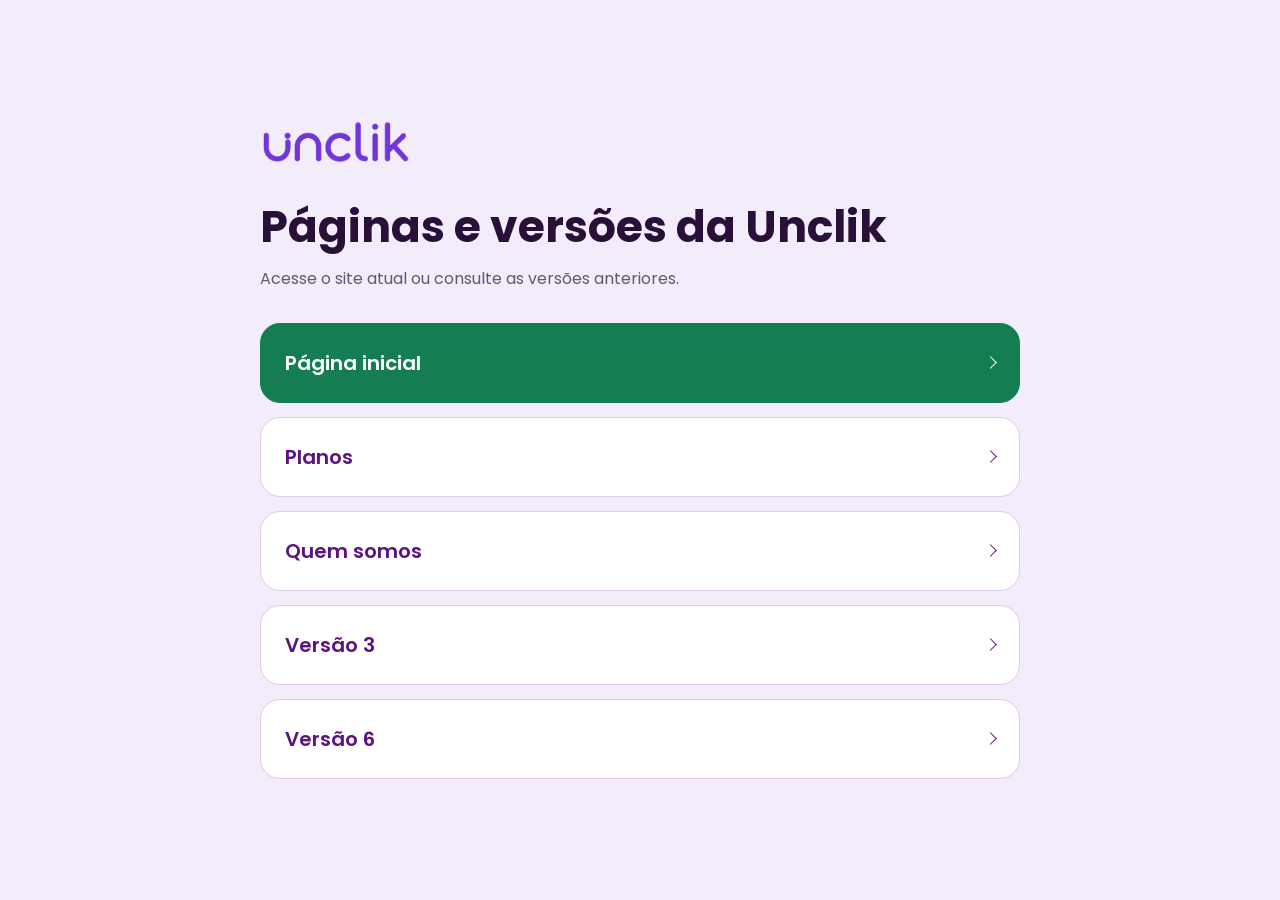
<file: index.html>
<!doctype html>
<html lang="pt-BR">
<head>
  <meta charset="utf-8">
  <meta name="viewport" content="width=device-width, initial-scale=1">
  <meta name="robots" content="noindex,nofollow">
  <title>Unclik — Páginas e versões</title>
  <style>
    * { box-sizing: border-box; }
    body { margin: 0; min-height: 100vh; display: grid; place-items: center; padding: 32px 20px; background: #f3ecfa; color: #281039; font-family: Poppins, sans-serif; }
    main { width: min(100%, 760px); }
    img { width: 150px; height: auto; margin-bottom: 32px; }
    h1 { margin: 0 0 12px; font-size: clamp(28px, 5vw, 44px); line-height: 1.2; }
    p { margin: 0 0 32px; color: #65576f; }
    nav { display: grid; gap: 14px; }
    a { padding: 24px; display: flex; justify-content: space-between; gap: 20px; border: 1px solid #decce9; border-radius: 20px; background: #fff; color: #5b1484; font-size: 20px; font-weight: 600; text-decoration: none; }
    a:hover { border-color: #8312bf; }
    a:focus-visible { outline: 3px solid #147d52; outline-offset: 4px; }
    a::after { content: ""; flex-shrink: 0; align-self: center; width: 8px; height: 8px; border-top: 1.5px solid currentColor; border-right: 1.5px solid currentColor; transform: rotate(45deg); }
    a.current-version { background: #147d52; border-color: #147d52; color: #fff; }
  </style>
  <link rel="stylesheet" href="versao-6/shared-assets/fonts/fonts.css">
</head>
<body>
  <main>
    <img src="versao-6/shared-assets/unclik-logo-roxo-oficial.png" alt="Unclik">
    <h1>Páginas e versões da Unclik</h1>
    <p>Acesse o site atual ou consulte as versões anteriores.</p>
    <nav aria-label="Versões disponíveis">
      <a class="current-version" href="alteracoes/">Página inicial</a>
      <a href="planos/">Planos</a>
      <a href="quem-somos/">Quem somos</a>
      <a href="versao-3/">Versão 3</a>
      <a href="versao-6/">Versão 6</a>
    </nav>
  </main>
</body>
</html>
</file>
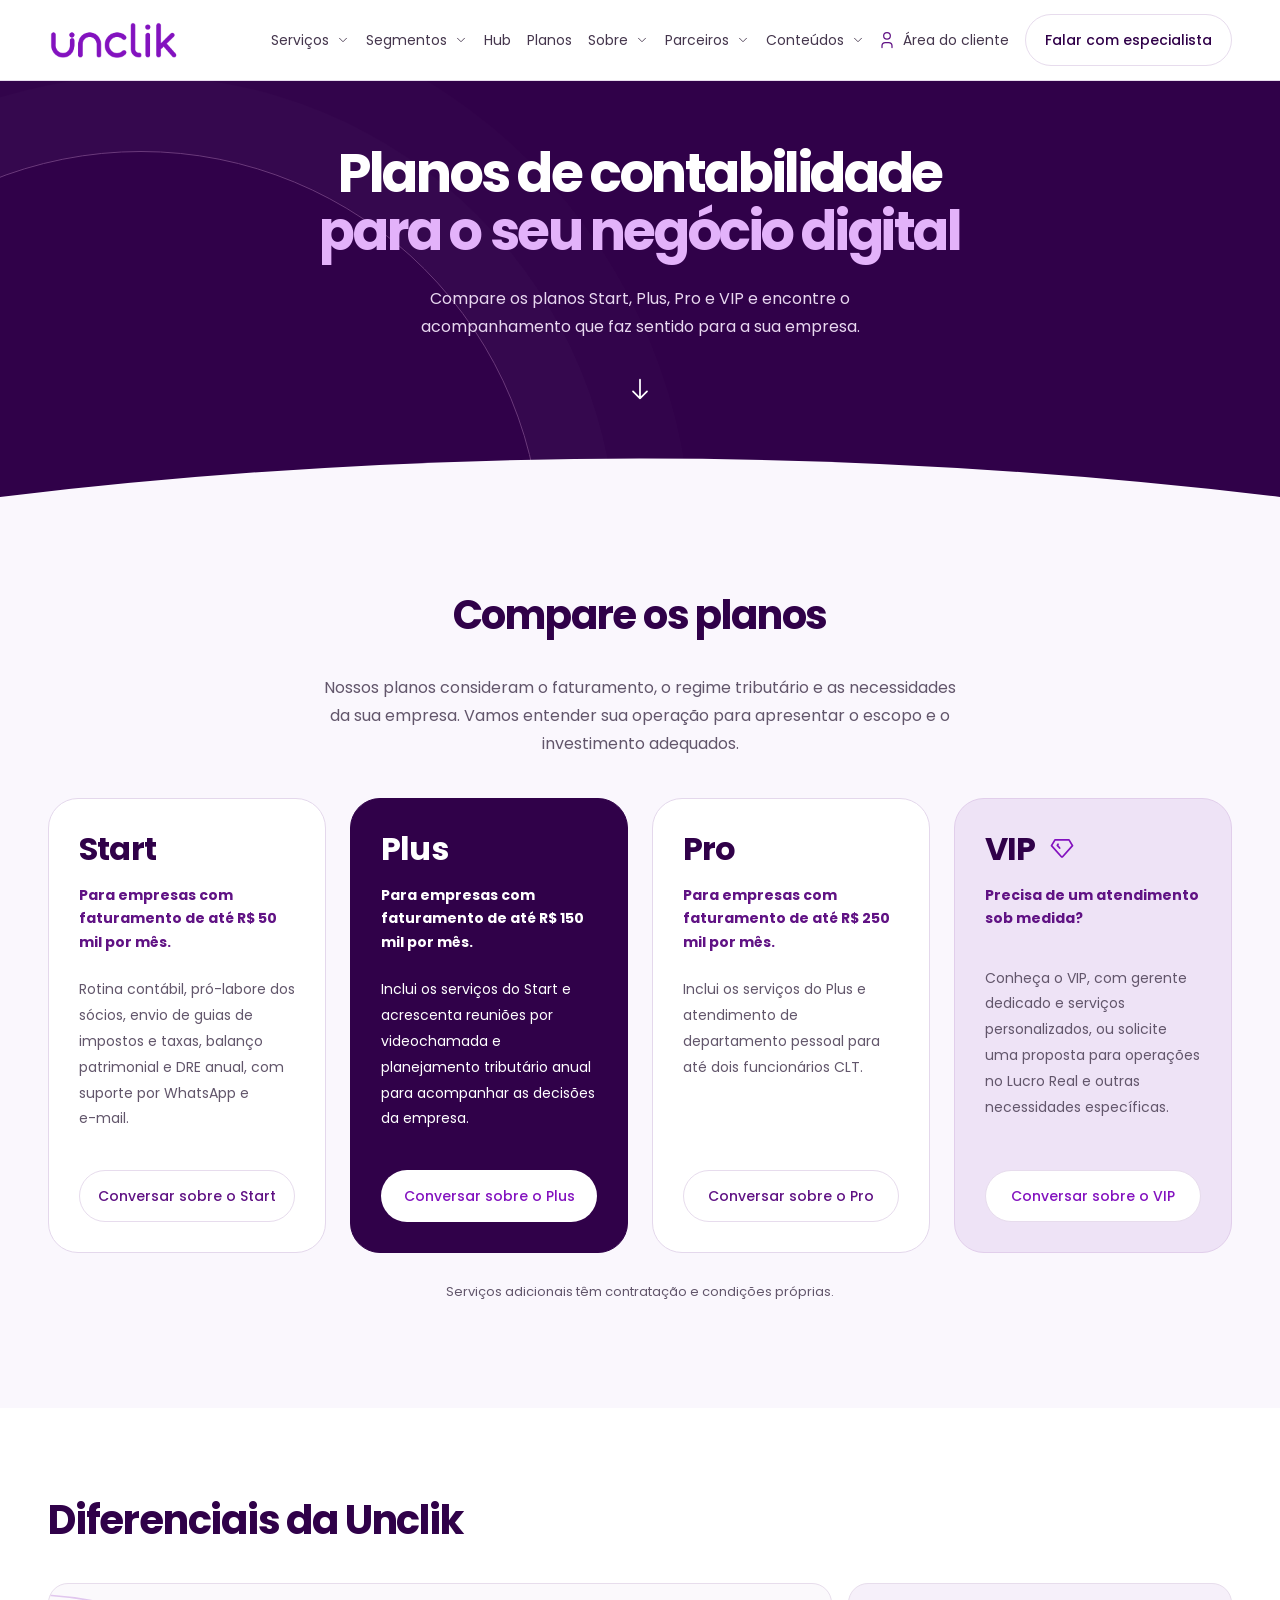
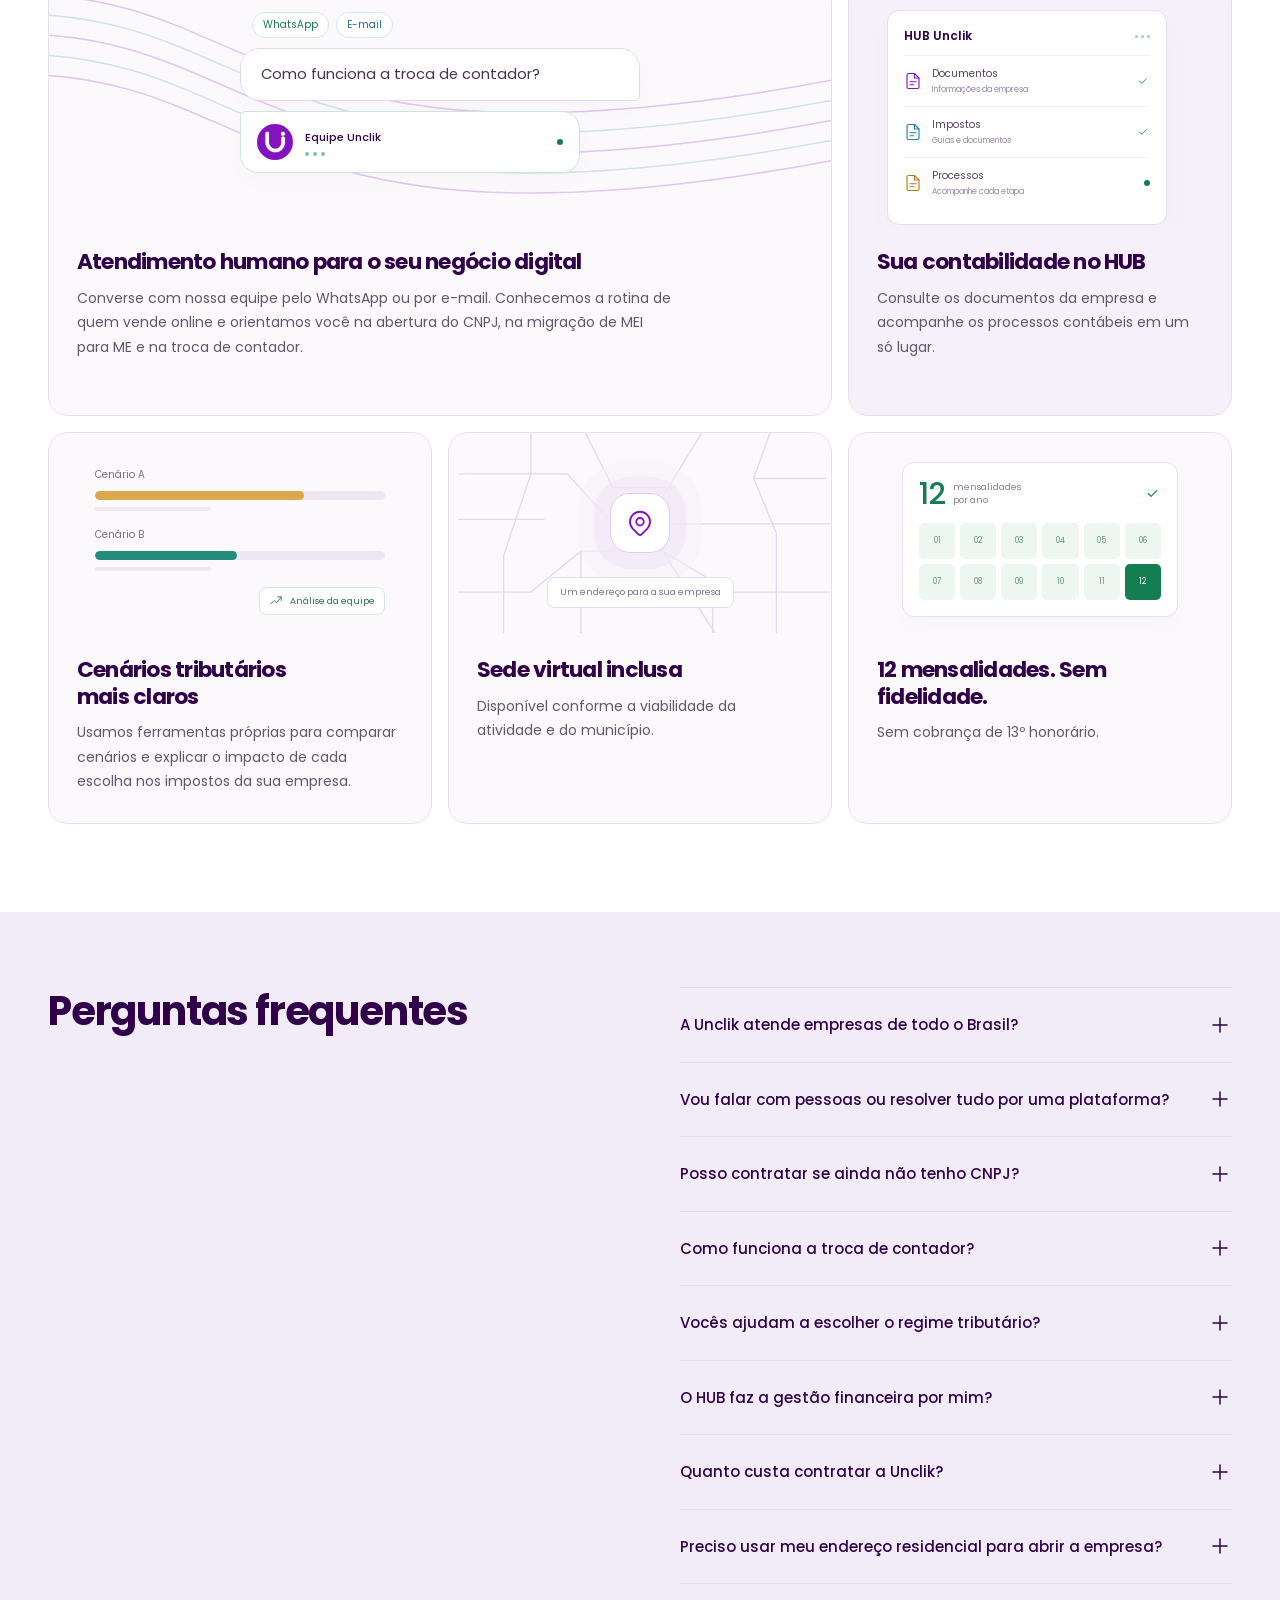
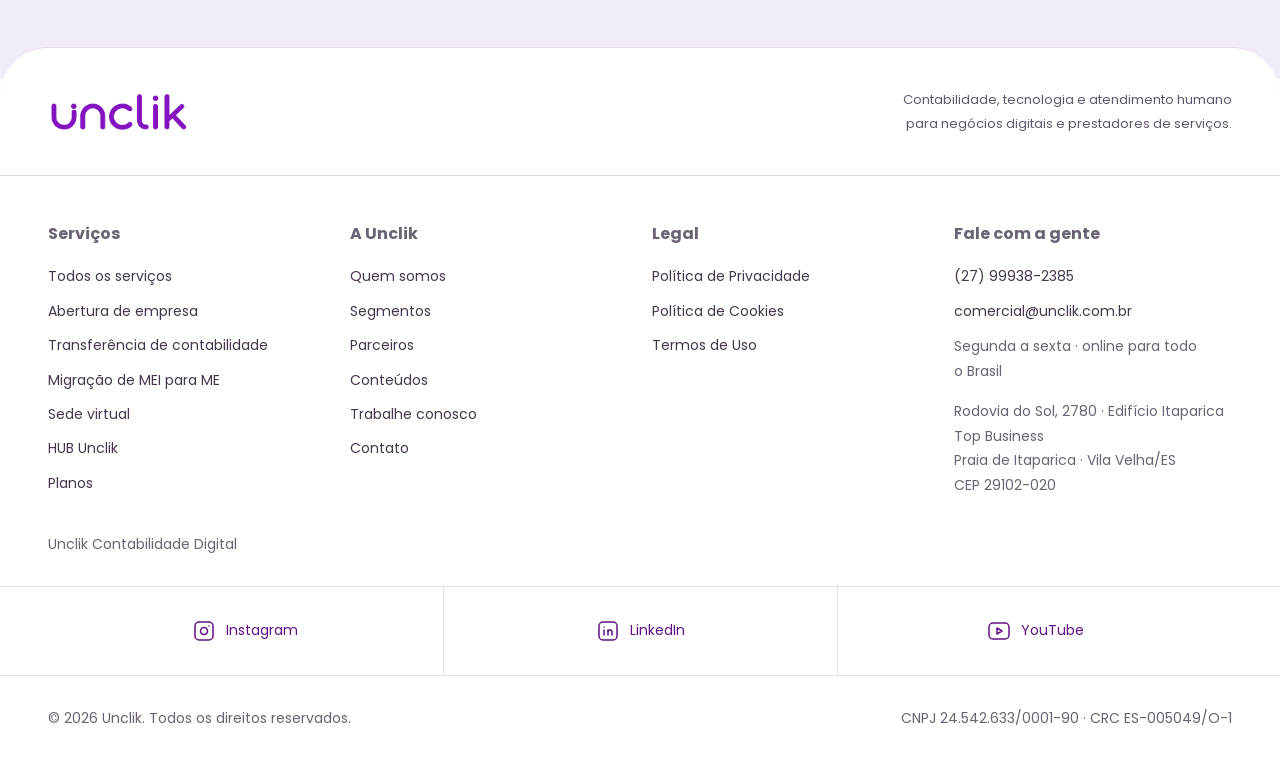
<file: planos/index.html>
<!doctype html>
<html lang="pt-BR">
  <head>
    <meta charset="utf-8">
    <meta name="viewport" content="width=device-width, initial-scale=1">
    <meta name="description" content="Compare os planos Start, Plus, Pro e VIP da Unclik e conheça as opções de contabilidade para sua empresa.">
    <title>Planos de contabilidade | Unclik</title>
    <link rel="stylesheet" href="../alteracoes/v6/shared-assets/fonts/fonts.css">
    <link rel="stylesheet" href="../alteracoes/styles.css">
    <link rel="stylesheet" href="../alteracoes/home-revision.css">
    <link rel="stylesheet" href="../alteracoes/v3.css">
    <link rel="stylesheet" href="../alteracoes/secoes.css">
    <link rel="stylesheet" href="../alteracoes/acoes.css">
    <link rel="stylesheet" href="../alteracoes/grid.css">
    <link rel="stylesheet" href="../alteracoes/paleta.css">
    <link rel="stylesheet" href="../alteracoes/planos-diferenciais.css">
    <link rel="stylesheet" href="../alteracoes/header.css">
    <link rel="stylesheet" href="../alteracoes/bento.css">
    <link rel="stylesheet" href="planos.css">
    <script src="../alteracoes/script.js" defer></script>
  </head>
  <body class="home-revision home-v3 home-alteracoes plans-page">
    <svg xmlns="http://www.w3.org/2000/svg" class="brand-color-definitions" width="0" height="0" aria-hidden="true" focusable="false">
      <defs>
        <filter id="unclik-brand-purple" color-interpolation-filters="sRGB">
          <feFlood flood-color="#8312BF"></feFlood>
          <feComposite in2="SourceAlpha" operator="in"></feComposite>
        </filter>
        <filter id="unclik-brand-lilac" color-interpolation-filters="sRGB">
          <feFlood flood-color="#e3b2fa"></feFlood>
          <feComposite in2="SourceAlpha" operator="in"></feComposite>
        </filter>
      </defs>
    </svg>
    <a class="skip-link" href="#conteudo">Pular para o conteúdo</a>
    <header class="site-header">
      <div class="nav-wrap">
        <a class="brand" href="../alteracoes/" aria-label="Unclik, página inicial"><img class="brand-logo" src="../alteracoes/assets/logo-unclik-roxo.png" alt="Unclik Contabilidade Digital"></a>
        <button class="menu-toggle" aria-expanded="false" aria-controls="main-nav" aria-label="Abrir menu"><svg class="tabler-icon icon-tabler-menu-2" aria-hidden="true" focusable="false" xmlns="http://www.w3.org/2000/svg" width="24" height="24" viewBox="0 0 24 24" fill="none" stroke="currentColor" stroke-width="1.5" stroke-linecap="round" stroke-linejoin="round"> <path d="M4 6l16 0"></path> <path d="M4 12l16 0"></path> <path d="M4 18l16 0"></path> </svg><svg class="tabler-icon icon-tabler-x" aria-hidden="true" focusable="false" xmlns="http://www.w3.org/2000/svg" width="24" height="24" viewBox="0 0 24 24" fill="none" stroke="currentColor" stroke-width="1.5" stroke-linecap="round" stroke-linejoin="round"> <path d="M18 6l-12 12"></path> <path d="M6 6l12 12"></path> </svg></button>
        <nav id="main-nav" class="main-nav" aria-label="Navegação principal">
          <div class="site-nav-links">
            <details class="nav-dropdown nav-mega" name="header-navigation">
              <summary>Serviços<svg class="tabler-icon icon-tabler-chevron-down" aria-hidden="true" focusable="false" viewBox="0 0 24 24" fill="none" stroke="currentColor" stroke-width="1.5" stroke-linecap="round" stroke-linejoin="round"><path d="M6 9l6 6l6 -6"></path></svg></summary>
              <div class="nav-menu mega-menu">
                <div class="mega-menu-intro">
                  <span class="mega-menu-label">Serviços</span>
                  <p class="mega-menu-title">O próximo passo da sua empresa</p>
                  <p class="mega-menu-copy">Da abertura do CNPJ à rotina contábil, encontre o serviço para o seu momento.</p>
                </div>
                <div class="mega-menu-links">
                  <a href="https://unclik.com.br/abertura-de-empresa/" target="_blank" rel="noopener noreferrer"><span class="mega-link-title">Abertura de empresa</span><span class="mega-link-description">Comece seu negócio com orientação em cada etapa.</span></a>
                  <a href="https://unclik.com.br/transferencia-de-contabilidade/" target="_blank" rel="noopener noreferrer"><span class="mega-link-title">Transferência de contabilidade</span><span class="mega-link-description">Traga sua empresa para a Unclik.</span></a>
                  <a href="https://unclik.com.br/migracao-de-mei-para-me/" target="_blank" rel="noopener noreferrer"><span class="mega-link-title">Migração de MEI para ME</span><span class="mega-link-description">Prepare sua empresa para uma nova fase.</span></a>
                  <a href="https://unclik.com.br/sede-virtual/" target="_blank" rel="noopener noreferrer"><span class="mega-link-title">Sede virtual</span><span class="mega-link-description">Um endereço comercial para o seu negócio.</span></a>
                </div>
              </div>
            </details>
            <details class="nav-dropdown nav-mega nav-mega-segments" name="header-navigation">
              <summary>Segmentos<svg class="tabler-icon icon-tabler-chevron-down" aria-hidden="true" focusable="false" viewBox="0 0 24 24" fill="none" stroke="currentColor" stroke-width="1.5" stroke-linecap="round" stroke-linejoin="round"><path d="M6 9l6 6l6 -6"></path></svg></summary>
              <div class="nav-menu mega-menu">
                <div class="mega-menu-intro">
                  <span class="mega-menu-label">Segmentos</span>
                  <p class="mega-menu-title">Contabilidade que conhece sua rotina</p>
                  <p class="mega-menu-copy">Encontre o seu segmento e conheça as soluções da Unclik para o seu negócio.</p>
                </div>
                <div class="mega-menu-links">
                  <a href="https://unclik.com.br/contabilidade-para-infoprodutor/" target="_blank" rel="noopener noreferrer"><svg class="mega-segment-icon" xmlns="http://www.w3.org/2000/svg" width="24" height="24" viewBox="0 0 24 24" fill="none" stroke="currentColor" stroke-width="1.5" stroke-linecap="round" stroke-linejoin="round" aria-hidden="true" focusable="false"><path d="M12 7c-3-2-6-2-9-1v14c3-1 6-1 9 1 3-2 6-2 9-1V6c-3-1-6-1-9 1Z"/><path d="M12 7v14M6 10h3M6 13h3M15 10h3M15 13h3"/></svg><span class="mega-link-title">Infoprodutor</span></a>
                  <a href="https://unclik.com.br/contabilidade-para-gestor-de-trafego/" target="_blank" rel="noopener noreferrer"><svg class="mega-segment-icon" xmlns="http://www.w3.org/2000/svg" width="24" height="24" viewBox="0 0 24 24" fill="none" stroke="currentColor" stroke-width="1.5" stroke-linecap="round" stroke-linejoin="round" aria-hidden="true" focusable="false"><circle cx="12" cy="12" r="8"/><circle cx="12" cy="12" r="4"/><path d="m12 12 9-9M17 3h4v4"/></svg><span class="mega-link-title">Gestor de tráfego</span></a>
                  <a href="https://unclik.com.br/contabilidade-para-copywriter/" target="_blank" rel="noopener noreferrer"><svg class="mega-segment-icon" xmlns="http://www.w3.org/2000/svg" width="24" height="24" viewBox="0 0 24 24" fill="none" stroke="currentColor" stroke-width="1.5" stroke-linecap="round" stroke-linejoin="round" aria-hidden="true" focusable="false"><path d="m16 3 5 5-12 12-6 1 1-6L16 3ZM14 5l5 5M3 21l6-1"/></svg><span class="mega-link-title">Copywriter</span></a>
                  <a href="https://unclik.com.br/contabilidade-para-social-media/" target="_blank" rel="noopener noreferrer"><svg class="mega-segment-icon" xmlns="http://www.w3.org/2000/svg" width="24" height="24" viewBox="0 0 24 24" fill="none" stroke="currentColor" stroke-width="1.5" stroke-linecap="round" stroke-linejoin="round" aria-hidden="true" focusable="false"><path d="M14 4H5a2 2 0 0 0-2 2v7a2 2 0 0 0 2 2h1v4l4-4h4a2 2 0 0 0 2-2V6a2 2 0 0 0-2-2Z"/><path d="M19 8h1a2 2 0 0 1 2 2v7a2 2 0 0 1-2 2h-1v3l-4-3h-3M6 8h7M6 11h4"/></svg><span class="mega-link-title">Social media</span></a>
                  <a href="https://unclik.com.br/contabilidade-para-gestor-de-automacao/" target="_blank" rel="noopener noreferrer"><svg class="mega-segment-icon" xmlns="http://www.w3.org/2000/svg" width="24" height="24" viewBox="0 0 24 24" fill="none" stroke="currentColor" stroke-width="1.5" stroke-linecap="round" stroke-linejoin="round" aria-hidden="true" focusable="false"><rect x="9" y="2" width="6" height="6" rx="1"/><rect x="2" y="16" width="6" height="6" rx="1"/><rect x="16" y="16" width="6" height="6" rx="1"/><path d="M12 8v4M5 16v-4h14v4"/></svg><span class="mega-link-title">Gestor de automação</span></a>
                  <a href="https://unclik.com.br/contabilidade-para-youtubers/" target="_blank" rel="noopener noreferrer"><svg class="mega-segment-icon" xmlns="http://www.w3.org/2000/svg" width="24" height="24" viewBox="0 0 24 24" fill="none" stroke="currentColor" stroke-width="1.5" stroke-linecap="round" stroke-linejoin="round" aria-hidden="true" focusable="false"><rect x="2" y="5" width="20" height="14" rx="4"/><path d="m10 9 5 3-5 3V9Z"/></svg><span class="mega-link-title">Youtubers</span></a>
                  <a href="https://unclik.com.br/contabilidade-para-videomaker/" target="_blank" rel="noopener noreferrer"><svg class="mega-segment-icon" xmlns="http://www.w3.org/2000/svg" width="24" height="24" viewBox="0 0 24 24" fill="none" stroke="currentColor" stroke-width="1.5" stroke-linecap="round" stroke-linejoin="round" aria-hidden="true" focusable="false"><rect x="2" y="5" width="13" height="14" rx="2"/><path d="m15 10 7-4v12l-7-4"/></svg><span class="mega-link-title">Videomaker</span></a>
                  <a href="https://unclik.com.br/contabilidade-para-marketing-digital-pronto/" target="_blank" rel="noopener noreferrer"><svg class="mega-segment-icon" xmlns="http://www.w3.org/2000/svg" width="24" height="24" viewBox="0 0 24 24" fill="none" stroke="currentColor" stroke-width="1.5" stroke-linecap="round" stroke-linejoin="round" aria-hidden="true" focusable="false"><path d="m3 9 18-6v16L3 13V9ZM7 14l2 7h4l-2-6M21 8h1M21 14h1"/></svg><span class="mega-link-title">Marketing digital</span></a>
                  <a href="https://unclik.com.br/contabilidade-para-devs/" target="_blank" rel="noopener noreferrer"><svg class="mega-segment-icon" xmlns="http://www.w3.org/2000/svg" width="24" height="24" viewBox="0 0 24 24" fill="none" stroke="currentColor" stroke-width="1.5" stroke-linecap="round" stroke-linejoin="round" aria-hidden="true" focusable="false"><path d="m8 6-6 6 6 6M16 6l6 6-6 6M14 3l-4 18"/></svg><span class="mega-link-title">Desenvolvedores</span></a>
                  <a href="https://unclik.com.br/contabilidade-para-afiliado-e-coprodutor/" target="_blank" rel="noopener noreferrer"><svg class="mega-segment-icon" xmlns="http://www.w3.org/2000/svg" width="24" height="24" viewBox="0 0 24 24" fill="none" stroke="currentColor" stroke-width="1.5" stroke-linecap="round" stroke-linejoin="round" aria-hidden="true" focusable="false"><path d="m10 14 4-4M8 16l-1 1a4.24 4.24 0 0 1-6-6l4-4a4.24 4.24 0 0 1 6 0M16 8l1-1a4.24 4.24 0 0 1 6 6l-4 4a4.24 4.24 0 0 1-6 0" transform="translate(1 0) scale(.9 1)"/></svg><span class="mega-link-title">Afiliado e coprodutor</span></a>
                  <a href="https://unclik.com.br/contabilidade-para-agencia-de-lancamento/" target="_blank" rel="noopener noreferrer"><svg class="mega-segment-icon" xmlns="http://www.w3.org/2000/svg" width="24" height="24" viewBox="0 0 24 24" fill="none" stroke="currentColor" stroke-width="1.5" stroke-linecap="round" stroke-linejoin="round" aria-hidden="true" focusable="false"><path d="M12 15 9 12C10 7 14 3 21 3c0 7-4 11-9 12ZM9 12H4l-2 5h7M12 15v5l-5 2v-7"/><circle cx="16" cy="8" r="1"/><path d="M4 20l-1 1"/></svg><span class="mega-link-title">Agência de lançamento</span></a>
                  <a href="https://unclik.com.br/contabilidade-para-prestadores-de-servicos/" target="_blank" rel="noopener noreferrer"><svg class="mega-segment-icon" xmlns="http://www.w3.org/2000/svg" width="24" height="24" viewBox="0 0 24 24" fill="none" stroke="currentColor" stroke-width="1.5" stroke-linecap="round" stroke-linejoin="round" aria-hidden="true" focusable="false"><rect x="3" y="7" width="18" height="14" rx="2"/><path d="M8 7V5a2 2 0 0 1 2-2h4a2 2 0 0 1 2 2v2M3 12a22 22 0 0 0 18 0M12 11v4"/></svg><span class="mega-link-title">Prestadores de serviços</span></a>
                  <a href="https://unclik.com.br/contabilidade-para-criador-de-conteudo/" target="_blank" rel="noopener noreferrer"><svg class="mega-segment-icon" xmlns="http://www.w3.org/2000/svg" width="24" height="24" viewBox="0 0 24 24" fill="none" stroke="currentColor" stroke-width="1.5" stroke-linecap="round" stroke-linejoin="round" aria-hidden="true" focusable="false"><path d="m8 5 2-3h4l2 3h4a2 2 0 0 1 2 2v12a2 2 0 0 1-2 2H4a2 2 0 0 1-2-2V7a2 2 0 0 1 2-2h4Z"/><circle cx="12" cy="13" r="4"/><path d="M18 8h.01"/></svg><span class="mega-link-title">Criador de conteúdo</span></a>
                </div>
              </div>
            </details>
            <a class="plans-link" href="../alteracoes/#hub">Hub</a>
            <a class="plans-link" href="../planos/" aria-current="page">Planos</a>
            <details class="nav-dropdown nav-mega" name="header-navigation">
              <summary>Sobre<svg class="tabler-icon icon-tabler-chevron-down" aria-hidden="true" focusable="false" viewBox="0 0 24 24" fill="none" stroke="currentColor" stroke-width="1.5" stroke-linecap="round" stroke-linejoin="round"><path d="M6 9l6 6l6 -6"></path></svg></summary>
              <div class="nav-menu mega-menu">
                <div class="mega-menu-intro">
                  <span class="mega-menu-label">Sobre</span>
                  <p class="mega-menu-title">Conheça a Unclik</p>
                  <p class="mega-menu-copy">Pessoas e tecnologia para acompanhar sua empresa de perto.</p>
                </div>
                <div class="mega-menu-links">
                  <a href="../quem-somos/"><span class="mega-link-title">Quem somos</span><span class="mega-link-description">Nossa história, propósito e jeito de trabalhar.</span></a>
                  <a href="https://unclik.com.br/trabalhe-conosco/" target="_blank" rel="noopener noreferrer"><span class="mega-link-title">Trabalhe conosco</span><span class="mega-link-description">Venha fazer parte da nossa equipe.</span></a>
                </div>
              </div>
            </details>
            <details class="nav-dropdown nav-mega" name="header-navigation">
              <summary>Parceiros<svg class="tabler-icon icon-tabler-chevron-down" aria-hidden="true" focusable="false" viewBox="0 0 24 24" fill="none" stroke="currentColor" stroke-width="1.5" stroke-linecap="round" stroke-linejoin="round"><path d="M6 9l6 6l6 -6"></path></svg></summary>
              <div class="nav-menu mega-menu">
                <div class="mega-menu-intro">
                  <span class="mega-menu-label">Parceiros</span>
                  <p class="mega-menu-title">Conexões para o seu negócio</p>
                  <p class="mega-menu-copy">Conheça os parceiros que fazem parte do ecossistema Unclik.</p>
                </div>
                <div class="mega-menu-links">
                  <a href="https://unclik.com.br/enotas/" target="_blank" rel="noopener noreferrer"><span class="mega-link-title">eNotas</span><span class="mega-link-description">Emissão de notas fiscais.</span></a>
                  <a href="https://unclik.com.br/spedy-notas-fiscais/" target="_blank" rel="noopener noreferrer"><span class="mega-link-title">Spedy Notas Fiscais</span><span class="mega-link-description">Notas fiscais para a sua operação.</span></a>
                  <a href="https://unclik.com.br/notazz-sistema-para-notas-fiscais-infoproduto/" target="_blank" rel="noopener noreferrer"><span class="mega-link-title">Notazz</span><span class="mega-link-description">Automação de notas para negócios digitais.</span></a>
                  <a href="https://unclik.com.br/banco-cora/" target="_blank" rel="noopener noreferrer"><span class="mega-link-title">Banco Cora</span><span class="mega-link-description">Conta digital para sua empresa.</span></a>
                </div>
              </div>
            </details>
            <details class="nav-dropdown nav-mega" name="header-navigation">
              <summary>Conteúdos<svg class="tabler-icon icon-tabler-chevron-down" aria-hidden="true" focusable="false" viewBox="0 0 24 24" fill="none" stroke="currentColor" stroke-width="1.5" stroke-linecap="round" stroke-linejoin="round"><path d="M6 9l6 6l6 -6"></path></svg></summary>
              <div class="nav-menu mega-menu">
                <div class="mega-menu-intro">
                  <span class="mega-menu-label">Conteúdos</span>
                  <p class="mega-menu-title">Informação para empreender</p>
                  <p class="mega-menu-copy">Conteúdos para entender a contabilidade e acompanhar os próximos passos do seu negócio.</p>
                </div>
                <div class="mega-menu-links">
                  <a href="https://unclik.com.br/blog/" target="_blank" rel="noopener noreferrer"><span class="mega-link-title">Blog</span><span class="mega-link-description">Artigos e orientações para o dia a dia.</span></a>
                  <a href="https://www.youtube.com/@Unclikoficial" target="_blank" rel="noopener noreferrer"><span class="mega-link-title">YouTube</span><span class="mega-link-description">Vídeos e conversas no canal da Unclik.</span></a>
                </div>
              </div>
            </details>
          </div>
          <div class="nav-actions">
            <a class="login-link" href="https://cliente.unclikhub.com.br/" target="_blank" rel="noopener noreferrer">
              <svg class="tabler-icon icon-tabler-user" aria-hidden="true" focusable="false" xmlns="http://www.w3.org/2000/svg" width="24" height="24" viewBox="0 0 24 24" fill="none" stroke="currentColor" stroke-width="1.5" stroke-linecap="round" stroke-linejoin="round">
                <path d="M8 7a4 4 0 1 0 8 0a4 4 0 0 0 -8 0"></path>
                <path d="M6 21v-2a4 4 0 0 1 4 -4h4a4 4 0 0 1 4 4v2"></path>
              </svg> Área do cliente
            </a>
            <a class="button button-small button-outline header-contact" href="https://wa.me/5527999382385" target="_blank" rel="noopener noreferrer">Falar com especialista</a>
          </div>
        </nav>
      </div>
    </header>
    <main id="conteudo">
      <section class="plans-hero" aria-labelledby="plans-hero-title">
        <div class="section-shell">
          <h1 id="plans-hero-title">Planos de contabilidade<br><em>para o seu negócio digital</em></h1>
          <p>Compare os planos Start, Plus, Pro e VIP e encontre o acompanhamento que faz sentido para a sua empresa.</p>
          <a class="plans-hero-down" href="#planos" aria-label="Continuar para a próxima seção"><svg viewBox="0 0 24 24" width="28" height="28" fill="none" stroke="currentColor" stroke-width="1.5" stroke-linecap="round" stroke-linejoin="round" aria-hidden="true"><path d="M12 4v16m-6-6 6 6 6-6"></path></svg></a>
        </div>
      </section>

      <div class="section-band" data-section="planos">
        <section class="v3-plans" id="planos" aria-labelledby="plans-title">
          <div class="section-shell">
            <div class="revision-section-heading">
              <div><h2 id="plans-title">Compare os planos</h2></div>
              <p>Nossos planos consideram o faturamento, o regime tributário e as necessidades da sua empresa. Vamos entender sua operação para apresentar o escopo e o investimento adequados.</p>
            </div>
            <div class="v3-plan-grid">
              <article class="v3-plan-card">
                <h3>Start</h3>
                <p><strong>Para empresas com faturamento de até R$ 50 mil por mês.</strong></p>
                <p>Rotina contábil, pró-labore dos sócios, envio de guias de impostos e taxas, balanço patrimonial e DRE anual, com suporte por WhatsApp e e-mail.</p>
                <p><a class="button button-outline" href="https://wa.me/5527999382385?text=Ol%C3%A1!%20Quero%20saber%20mais%20sobre%20o%20plano%20Start%20da%20Unclik." target="_blank" rel="noopener noreferrer">Conversar sobre o Start</a></p>
              </article>
              <article class="v3-plan-card is-featured">
                <h3>Plus</h3>
                <p><strong>Para empresas com faturamento de até R$ 150 mil por mês.</strong></p>
                <p>Inclui os serviços do Start e acrescenta reuniões por videochamada e planejamento tributário anual para acompanhar as decisões da empresa.</p>
                <p><a class="button button-primary" href="https://wa.me/5527999382385?text=Ol%C3%A1!%20Quero%20saber%20mais%20sobre%20o%20plano%20Plus%20da%20Unclik." target="_blank" rel="noopener noreferrer">Conversar sobre o Plus</a></p>
              </article>
              <article class="v3-plan-card">
                <h3>Pro</h3>
                <p><strong>Para empresas com faturamento de até R$ 250 mil por mês.</strong></p>
                <p>Inclui os serviços do Plus e atendimento de departamento pessoal para até dois funcionários CLT.</p>
                <p><a class="button button-outline" href="https://wa.me/5527999382385?text=Ol%C3%A1!%20Quero%20saber%20mais%20sobre%20o%20plano%20Pro%20da%20Unclik." target="_blank" rel="noopener noreferrer">Conversar sobre o Pro</a></p>
              </article>
              <article class="v3-plan-card v3-plan-vip">
                <h3>VIP<svg xmlns="http://www.w3.org/2000/svg" width="24" height="24" viewBox="0 0 24 24" fill="none" stroke="currentColor" stroke-width="1.5" stroke-linecap="round" stroke-linejoin="round" class="v3-plan-vip-diamond" aria-hidden="true" focusable="false">
                    <path d="M6 5h12l3 5l-8.5 9.5a.7 .7 0 0 1 -1 0l-8.5 -9.5l3 -5"></path>
                    <path d="M10 12l-2 -2.2l.6 -1"></path>
                  </svg>
                </h3>
                <p><strong>Precisa de um atendimento sob medida?</strong></p>
                <p>Conheça o VIP, com gerente dedicado e serviços personalizados, ou solicite uma proposta para operações no Lucro Real e outras necessidades específicas.</p>
                <p><a class="button button-outline" href="https://wa.me/5527999382385?text=Ol%C3%A1!%20Quero%20saber%20mais%20sobre%20o%20plano%20VIP%20da%20Unclik." target="_blank" rel="noopener noreferrer">Conversar sobre o VIP</a>
                </p>
              </article>
            </div>
            <div class="v3-plan-conditions">
              <p>Serviços adicionais têm contratação e condições próprias.</p>
            </div>
          </div>
        </section>
      </div>

      <section class="v3-complementary section-shell plans-differentials" id="diferenciais" aria-labelledby="differentials-title">
        <h2 id="differentials-title">Diferenciais da Unclik</h2>
        <div class="plans-bento-grid">
          <article class="plans-bento-card plans-bento-human">
            <div class="bento-art bento-human-art" aria-hidden="true">
              <svg class="bento-flow-lines" viewBox="0 0 720 240" fill="none" stroke="currentColor" stroke-width="1.5"><path d="M-60 10C190 10 180 210 780 90"></path><path d="M-60 30C190 30 180 230 780 110"></path><path d="M-60 50C190 50 180 250 780 130"></path><path d="M-60 70C190 70 180 270 780 150"></path><path d="M-60 90C190 90 180 290 780 170"></path></svg>
              <div class="bento-conversation">
                <div class="bento-channels"><span>WhatsApp</span><span>E-mail</span></div>
                <div class="bento-question">Como funciona a troca de contador?</div>
                <div class="bento-reply"><span class="bento-team-avatar"><img src="../alteracoes/assets/icone-unclik-branco.png" width="22" height="22" alt=""></span><div><strong>Equipe Unclik</strong><span class="bento-typing"><i></i><i></i><i></i></span></div><span class="bento-status-dot"></span></div>
              </div>
            </div>
            <div class="bento-copy"><h3>Atendimento humano para o seu negócio digital</h3><p>Converse com nossa equipe pelo WhatsApp ou por e-mail. Conhecemos a rotina de quem vende online e orientamos você na abertura do CNPJ, na migração de MEI para ME e na troca de contador.</p></div>
          </article>
          <article class="plans-bento-card plans-bento-hub">
            <div class="bento-art bento-hub-art" aria-hidden="true">
              <div class="bento-hub-window"><div class="bento-hub-top"><span class="bento-mini-brand">HUB Unclik</span><span class="bento-window-dots"><i></i><i></i><i></i></span></div><div class="bento-hub-row"><svg class="" viewBox="0 0 24 24" width="24" height="24" fill="none" stroke="currentColor" stroke-width="1.5" stroke-linecap="round" stroke-linejoin="round" aria-hidden="true"><path d="M14 2H6a2 2 0 0 0-2 2v16a2 2 0 0 0 2 2h12a2 2 0 0 0 2-2V8Z"></path><path d="M14 2v6h6"></path><path d="M8 13h8"></path><path d="M8 17h5"></path></svg><span>Documentos<small>Informações da empresa</small></span><svg class="" viewBox="0 0 24 24" width="24" height="24" fill="none" stroke="currentColor" stroke-width="1.5" stroke-linecap="round" stroke-linejoin="round" aria-hidden="true"><path d="m6 12 4 4 8-8"></path></svg></div><div class="bento-hub-row"><svg class="" viewBox="0 0 24 24" width="24" height="24" fill="none" stroke="currentColor" stroke-width="1.5" stroke-linecap="round" stroke-linejoin="round" aria-hidden="true"><path d="M14 2H6a2 2 0 0 0-2 2v16a2 2 0 0 0 2 2h12a2 2 0 0 0 2-2V8Z"></path><path d="M14 2v6h6"></path><path d="M8 13h8"></path><path d="M8 17h5"></path></svg><span>Impostos<small>Guias e documentos</small></span><svg class="" viewBox="0 0 24 24" width="24" height="24" fill="none" stroke="currentColor" stroke-width="1.5" stroke-linecap="round" stroke-linejoin="round" aria-hidden="true"><path d="m6 12 4 4 8-8"></path></svg></div><div class="bento-hub-row"><svg class="" viewBox="0 0 24 24" width="24" height="24" fill="none" stroke="currentColor" stroke-width="1.5" stroke-linecap="round" stroke-linejoin="round" aria-hidden="true"><path d="M14 2H6a2 2 0 0 0-2 2v16a2 2 0 0 0 2 2h12a2 2 0 0 0 2-2V8Z"></path><path d="M14 2v6h6"></path><path d="M8 13h8"></path><path d="M8 17h5"></path></svg><span>Processos<small>Acompanhe cada etapa</small></span><span class="bento-status-dot"></span></div></div>
            </div>
            <div class="bento-copy"><h3>Sua contabilidade no HUB</h3><p>Consulte os documentos da empresa e acompanhe os processos contábeis em um só lugar.</p></div>
          </article>
          <article class="plans-bento-card plans-bento-tax">
            <div class="bento-art bento-tax-art" aria-hidden="true"><div class="bento-scenarios"><div class="bento-scenario"><span>Cenário A</span><div class="bento-scenario-track"><i></i></div><div class="bento-scenario-line"></div></div><div class="bento-scenario"><span>Cenário B</span><div class="bento-scenario-track"><i></i></div><div class="bento-scenario-line"></div></div><span class="bento-analysis-label"><svg class="" viewBox="0 0 24 24" width="24" height="24" fill="none" stroke="currentColor" stroke-width="1.5" stroke-linecap="round" stroke-linejoin="round" aria-hidden="true"><path d="M3 17l6-6 4 4 8-10"></path><path d="M15 5h6v6"></path></svg> Análise da equipe</span></div></div>
            <div class="bento-copy"><h3>Cenários tributários mais claros</h3><p>Usamos ferramentas próprias para comparar cenários e explicar o impacto de cada escolha nos impostos da sua empresa.</p></div>
          </article>
          <article class="plans-bento-card plans-bento-office">
            <div class="bento-art bento-office-art" aria-hidden="true"><svg class="bento-map" viewBox="0 0 380 220" fill="none" stroke="currentColor" stroke-width="1.5"><path d="M-10 45h120l50 55h240M70-20v65l-30 90v100M270-20l-55 90v60l70 110M-10 175h80l55-45h90l75 45h110M120-20l40 80h70M340-20l-25 70 25 60v125"></path><path d="M-10 95h95M125 130v100M270 175v65M315 50h80"></path></svg><div class="bento-map-pin"><svg class="" viewBox="0 0 24 24" width="24" height="24" fill="none" stroke="currentColor" stroke-width="1.5" stroke-linecap="round" stroke-linejoin="round" aria-hidden="true"><path d="M9 11a3 3 0 1 0 6 0a3 3 0 1 0-6 0"></path><path d="M17.657 16.657 13.414 20.9a2 2 0 0 1-2.827 0l-4.244-4.243a8 8 0 1 1 11.314 0"></path></svg></div><div class="bento-address-label">Um endereço para a sua empresa</div></div>
            <div class="bento-copy"><h3>Sede virtual inclusa</h3><p>Disponível conforme a viabilidade da atividade e do município.</p></div>
          </article>
          <article class="plans-bento-card plans-bento-billing">
            <div class="bento-art bento-billing-art" aria-hidden="true"><div class="bento-calendar"><div class="bento-calendar-top"><strong>12</strong><span>mensalidades<br>por ano</span><svg class="" viewBox="0 0 24 24" width="24" height="24" fill="none" stroke="currentColor" stroke-width="1.5" stroke-linecap="round" stroke-linejoin="round" aria-hidden="true"><path d="m6 12 4 4 8-8"></path></svg></div><div class="bento-months"><span>01</span><span>02</span><span>03</span><span>04</span><span>05</span><span>06</span><span>07</span><span>08</span><span>09</span><span>10</span><span>11</span><span class="is-last">12</span></div></div></div>
            <div class="bento-copy"><h3>12 mensalidades. Sem fidelidade.</h3><p>Sem cobrança de 13º honorário.</p></div>
          </article>
        </div>
      </section>

      <div class="section-band" data-section="duvidas">
        <section class="v3-faq section-shell" id="duvidas" aria-labelledby="faq-title">
          <div class="v3-faq-heading">
            <h2 id="faq-title">Perguntas frequentes</h2>
          </div>
          <div class="v3-faq-list">
            <details class="v3-faq-item" name="duvidas">
              <summary>A Unclik atende empresas de todo o Brasil?
                <svg xmlns="http://www.w3.org/2000/svg" width="24" height="24" viewBox="0 0 24 24" fill="none" stroke="currentColor" stroke-width="1.5" stroke-linecap="round" stroke-linejoin="round">
                  <path d="M12 5l0 14"></path>
                  <path d="M5 12l14 0"></path>
                </svg>
              </summary>
              <div><p>Nosso atendimento é online e alcança empresas em todo o Brasil. Na conversa inicial, verificamos a viabilidade para sua atividade e seu município.</p></div>
            </details>
            <details class="v3-faq-item" name="duvidas">
              <summary>Vou falar com pessoas ou resolver tudo por uma plataforma?
                <svg xmlns="http://www.w3.org/2000/svg" width="24" height="24" viewBox="0 0 24 24" fill="none" stroke="currentColor" stroke-width="1.5" stroke-linecap="round" stroke-linejoin="round">
                  <path d="M12 5l0 14"></path>
                  <path d="M5 12l14 0"></path>
                </svg>
              </summary>
              <div><p>Você tem suporte humano pelo WhatsApp e por e-mail. O HUB reúne informações e facilita os processos. Nossa equipe orienta você nas dúvidas e na rotina contábil. Reuniões por videochamada estão previstas a partir do plano Plus.</p></div>
            </details>
            <details class="v3-faq-item" name="duvidas">
              <summary>Posso contratar se ainda não tenho CNPJ?
                <svg xmlns="http://www.w3.org/2000/svg" width="24" height="24" viewBox="0 0 24 24" fill="none" stroke="currentColor" stroke-width="1.5" stroke-linecap="round" stroke-linejoin="round">
                  <path d="M12 5l0 14"></path>
                  <path d="M5 12l14 0"></path>
                </svg>
              </summary>
              <div><p>Sim. Orientamos a abertura da empresa, desde a definição das atividades e a análise do enquadramento até os documentos necessários e o acompanhamento do processo.</p></div>
            </details>
            <details class="v3-faq-item" name="duvidas">
              <summary>Como funciona a troca de contador?
                <svg xmlns="http://www.w3.org/2000/svg" width="24" height="24" viewBox="0 0 24 24" fill="none" stroke="currentColor" stroke-width="1.5" stroke-linecap="round" stroke-linejoin="round">
                  <path d="M12 5l0 14"></path>
                  <path d="M5 12l14 0"></path>
                </svg>
              </summary>
              <div><p>Primeiro, entendemos a situação da sua empresa. Depois, orientamos a documentação e a transferência da responsabilidade contábil, com alinhamento das etapas para iniciar o atendimento.</p></div>
            </details>
            <details class="v3-faq-item" name="duvidas">
              <summary>Vocês ajudam a escolher o regime tributário?
                <svg xmlns="http://www.w3.org/2000/svg" width="24" height="24" viewBox="0 0 24 24" fill="none" stroke="currentColor" stroke-width="1.5" stroke-linecap="round" stroke-linejoin="round">
                  <path d="M12 5l0 14"></path>
                  <path d="M5 12l14 0"></path>
                </svg>
              </summary>
              <div><p>Sim. Avaliamos as características da operação e comparamos cenários para orientar a escolha. O planejamento tributário anual faz parte dos planos Plus e Pro; análises específicas seguem o escopo contratado.</p></div>
            </details>
            <details class="v3-faq-item" name="duvidas">
              <summary>O HUB faz a gestão financeira por mim?
                <svg xmlns="http://www.w3.org/2000/svg" width="24" height="24" viewBox="0 0 24 24" fill="none" stroke="currentColor" stroke-width="1.5" stroke-linecap="round" stroke-linejoin="round">
                  <path d="M12 5l0 14"></path>
                  <path d="M5 12l14 0"></path>
                </svg>
              </summary>
              <div><p>O HUB permite enviar e classificar movimentações e acompanhar os dados financeiros informados. Para ter apoio operacional em contas a pagar e receber, conciliação e relatórios, você pode contratar o BPO financeiro separadamente.</p></div>
            </details>
            <details class="v3-faq-item" name="duvidas">
              <summary>Quanto custa contratar a Unclik?
                <svg xmlns="http://www.w3.org/2000/svg" width="24" height="24" viewBox="0 0 24 24" fill="none" stroke="currentColor" stroke-width="1.5" stroke-linecap="round" stroke-linejoin="round">
                  <path d="M12 5l0 14"></path>
                  <path d="M5 12l14 0"></path>
                </svg>
              </summary>
              <div><p>O investimento depende do faturamento, do regime tributário e dos serviços necessários. Nossa equipe apresenta uma proposta com o plano, as entregas e os valores para sua empresa.</p></div>
            </details>
            <details class="v3-faq-item" name="duvidas">
              <summary>Preciso usar meu endereço residencial para abrir a empresa?
                <svg xmlns="http://www.w3.org/2000/svg" width="24" height="24" viewBox="0 0 24 24" fill="none" stroke="currentColor" stroke-width="1.5" stroke-linecap="round" stroke-linejoin="round">
                  <path d="M12 5l0 14"></path>
                  <path d="M5 12l14 0"></path>
                </svg>
              </summary>
              <div><p>A sede virtual pode ser uma alternativa para registrar o CNPJ. Nossa equipe verifica a viabilidade de uso conforme sua atividade e o município.</p></div>
            </details>
          </div>
        </section>
      </div>
    </main>
    <footer class="site-footer footer-editorial" id="rodape">
      <div class="v3-footer-brand section-shell">
<img src="../alteracoes/assets/logo-unclik-roxo.png" alt="Unclik Contabilidade Digital" width="140" height="50" loading="lazy"><p>Contabilidade, tecnologia e atendimento humano<br>para negócios digitais e prestadores de serviços.</p>
</div>
<div class="footer-directory">
        <div class="footer-links-grid section-shell">
          <nav class="footer-link-column" aria-label="Serviços no rodapé">
            <h4>Serviços</h4>
            <a data-href="servicos/" role="link" aria-disabled="true">Todos os serviços</a>
            <a data-href="abertura-de-empresa/" role="link" aria-disabled="true">Abertura de empresa</a>
            <a data-href="transferencia-de-contabilidade/" role="link" aria-disabled="true">Transferência de contabilidade</a>
            <a data-href="migracao-de-mei-para-me/" role="link" aria-disabled="true">Migração de MEI para ME</a>
            <a data-href="sede-virtual/" role="link" aria-disabled="true">Sede virtual</a>
            <a data-href="hub/" role="link" aria-disabled="true">HUB Unclik</a>
            <a href="#planos">Planos</a>
          </nav>
          <nav class="footer-link-column" aria-label="Empresa no rodapé">
            <h4>A Unclik</h4>
            <a href="../quem-somos/">Quem somos</a>
            <a data-href="segmentos/" role="link" aria-disabled="true">Segmentos</a>
            <a data-href="parceiros/" role="link" aria-disabled="true">Parceiros</a>
            <a data-href="conteudos/" role="link" aria-disabled="true">Conteúdos</a>
            <a data-href="trabalhe-conosco/" role="link" aria-disabled="true">Trabalhe conosco</a>
            <a data-href="contato/" role="link" aria-disabled="true">Contato</a>
          </nav>
          <nav class="footer-link-column" aria-label="Informações legais">
            <h4>Legal</h4>
            <a data-href="conteudos/politica-de-privacidade/" role="link" aria-disabled="true">Política de Privacidade</a>
            <a data-href="conteudos/politica-de-cookies-br/" role="link" aria-disabled="true">Política de Cookies</a>
            <a data-href="conteudos/termos-de-uso/" role="link" aria-disabled="true">Termos de Uso</a>
          </nav>
          <div class="footer-link-column footer-contact-column">
            <h4>Fale com a gente</h4>
            <a href="tel:+5527999382385">(27) 99938-2385</a>
            <a href="mailto:comercial@unclik.com.br">comercial@unclik.com.br</a>
            <span>Segunda a sexta · online para todo o Brasil</span>
            <address>Rodovia do Sol, 2780 · Edifício Itaparica Top Business<br>Praia de Itaparica · Vila Velha/ES<br>CEP 29102-020</address>
          </div>
        </div>
        <div class="footer-registration section-shell">
<span>Unclik Contabilidade Digital</span></div>
      </div>
      <div class="footer-social-row">
        <nav class="footer-social-grid section-shell" aria-label="Redes sociais da Unclik">
          <a data-href="https://www.instagram.com/unclik.oficial/" role="link" aria-disabled="true"><svg class="tabler-icon" aria-hidden="true" focusable="false" xmlns="http://www.w3.org/2000/svg" width="24" height="24" viewBox="0 0 24 24" fill="none" stroke="currentColor" stroke-width="1.5" stroke-linecap="round" stroke-linejoin="round">
  <path d="M3 7a4 4 0 0 1 4 -4h10a4 4 0 0 1 4 4v10a4 4 0 0 1 -4 4h-10a4 4 0 0 1 -4 -4l0 -10"></path>
  <path d="M8.5 12a3.5 3.5 0 1 0 7 0a3.5 3.5 0 0 0 -7 0"></path>
  <path d="M17 7v.01"></path>
</svg><span>Instagram</span></a>
          <a data-href="https://www.linkedin.com/company/unclik-contabilidade-digital/" role="link" aria-disabled="true"><svg class="tabler-icon" aria-hidden="true" focusable="false" xmlns="http://www.w3.org/2000/svg" width="24" height="24" viewBox="0 0 24 24" fill="none" stroke="currentColor" stroke-width="1.5" stroke-linecap="round" stroke-linejoin="round">
  <path d="M8 11v5"></path>
  <path d="M8 8v.01"></path>
  <path d="M12 16v-5"></path>
  <path d="M16 16v-3a2 2 0 1 0 -4 0"></path>
  <path d="M3 7a4 4 0 0 1 4 -4h10a4 4 0 0 1 4 4v10a4 4 0 0 1 -4 4h-10a4 4 0 0 1 -4 -4l0 -10"></path>
</svg><span>LinkedIn</span></a>
          <a data-href="https://www.youtube.com/@Unclikoficial" role="link" aria-disabled="true"><svg class="tabler-icon" aria-hidden="true" focusable="false" xmlns="http://www.w3.org/2000/svg" width="24" height="24" viewBox="0 0 24 24" fill="none" stroke="currentColor" stroke-width="1.5" stroke-linecap="round" stroke-linejoin="round">
  <path d="M2 8a4 4 0 0 1 4 -4h12a4 4 0 0 1 4 4v8a4 4 0 0 1 -4 4h-12a4 4 0 0 1 -4 -4v-8"></path>
  <path d="M10 9l5 3l-5 3l0 -6"></path>
</svg><span>YouTube</span></a>
        </nav>
      </div>
      <div class="footer-credits section-shell">
        <span>© 2026 Unclik. Todos os direitos reservados.</span>
        <span class="footer-company-identifiers">CNPJ 24.542.633/0001-90 · CRC ES-005049/O-1</span>
</div>
    </footer>
  </body>
</html>
</file>
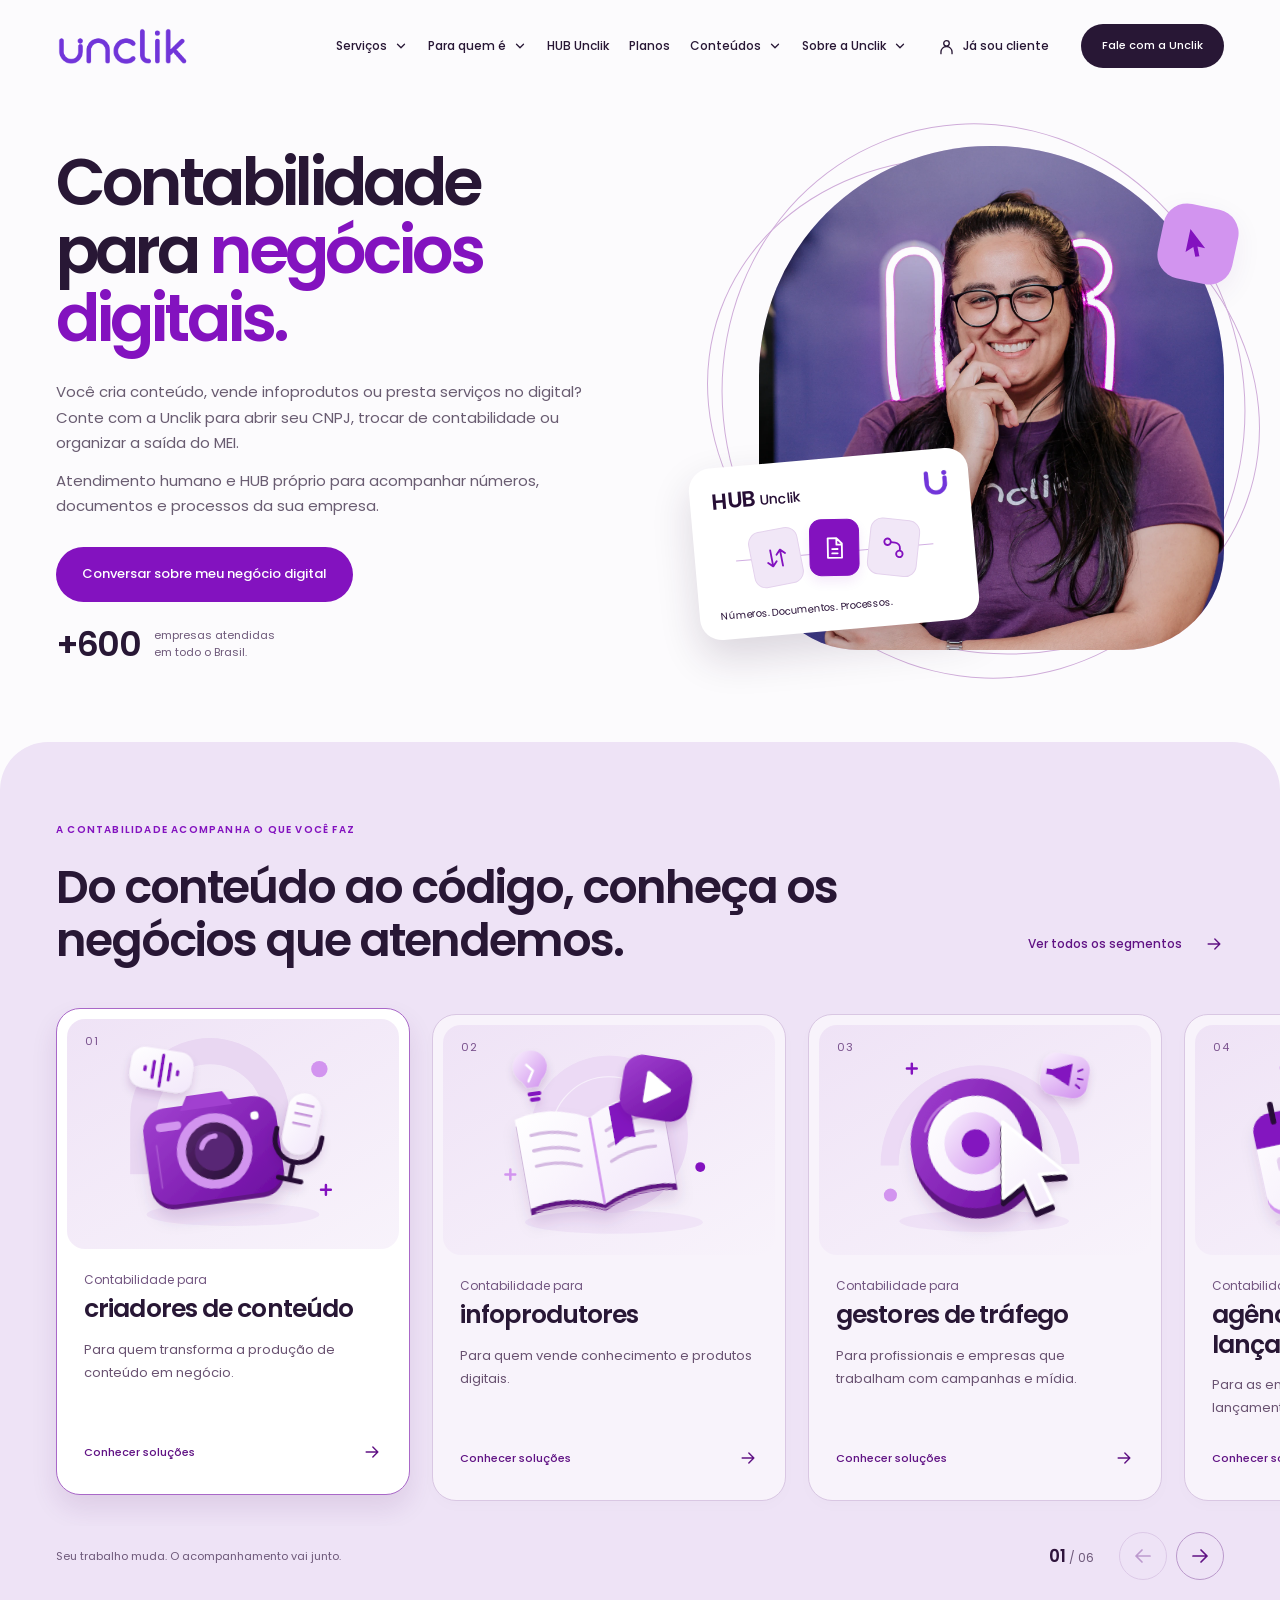
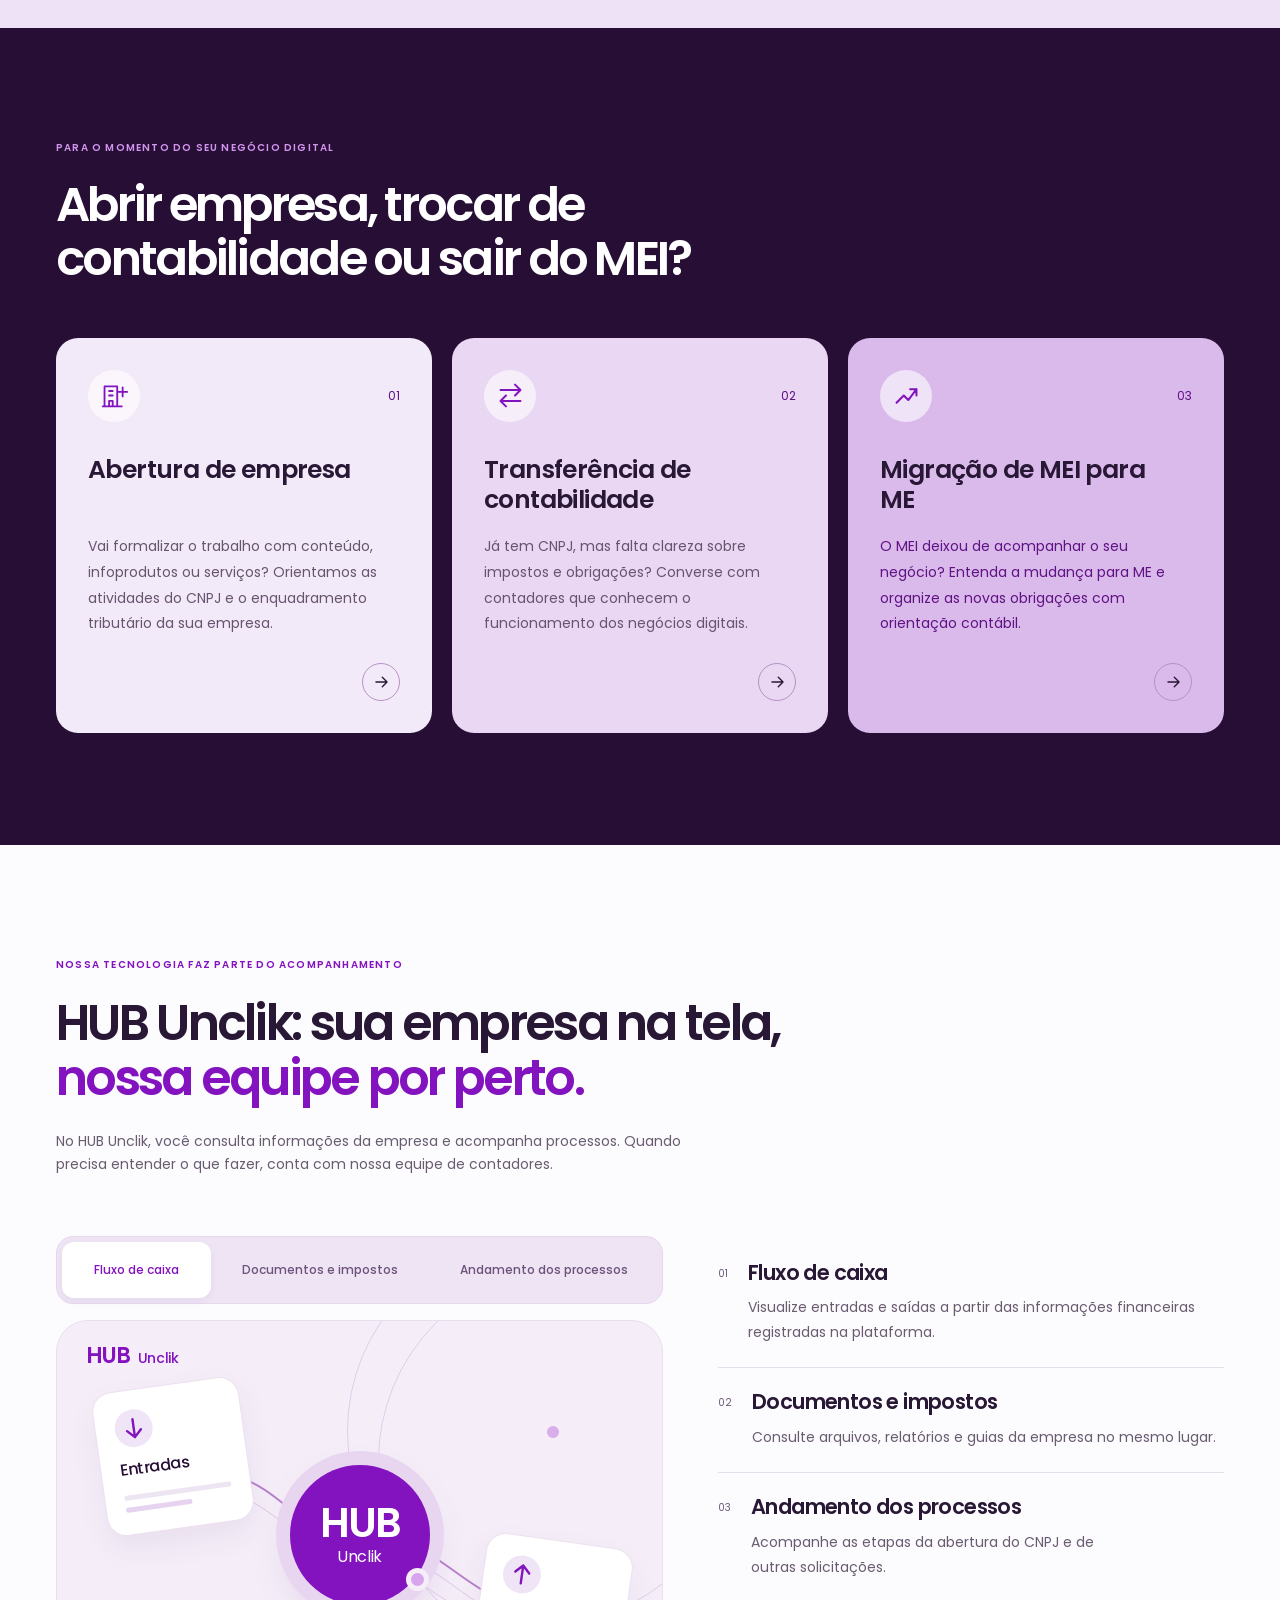
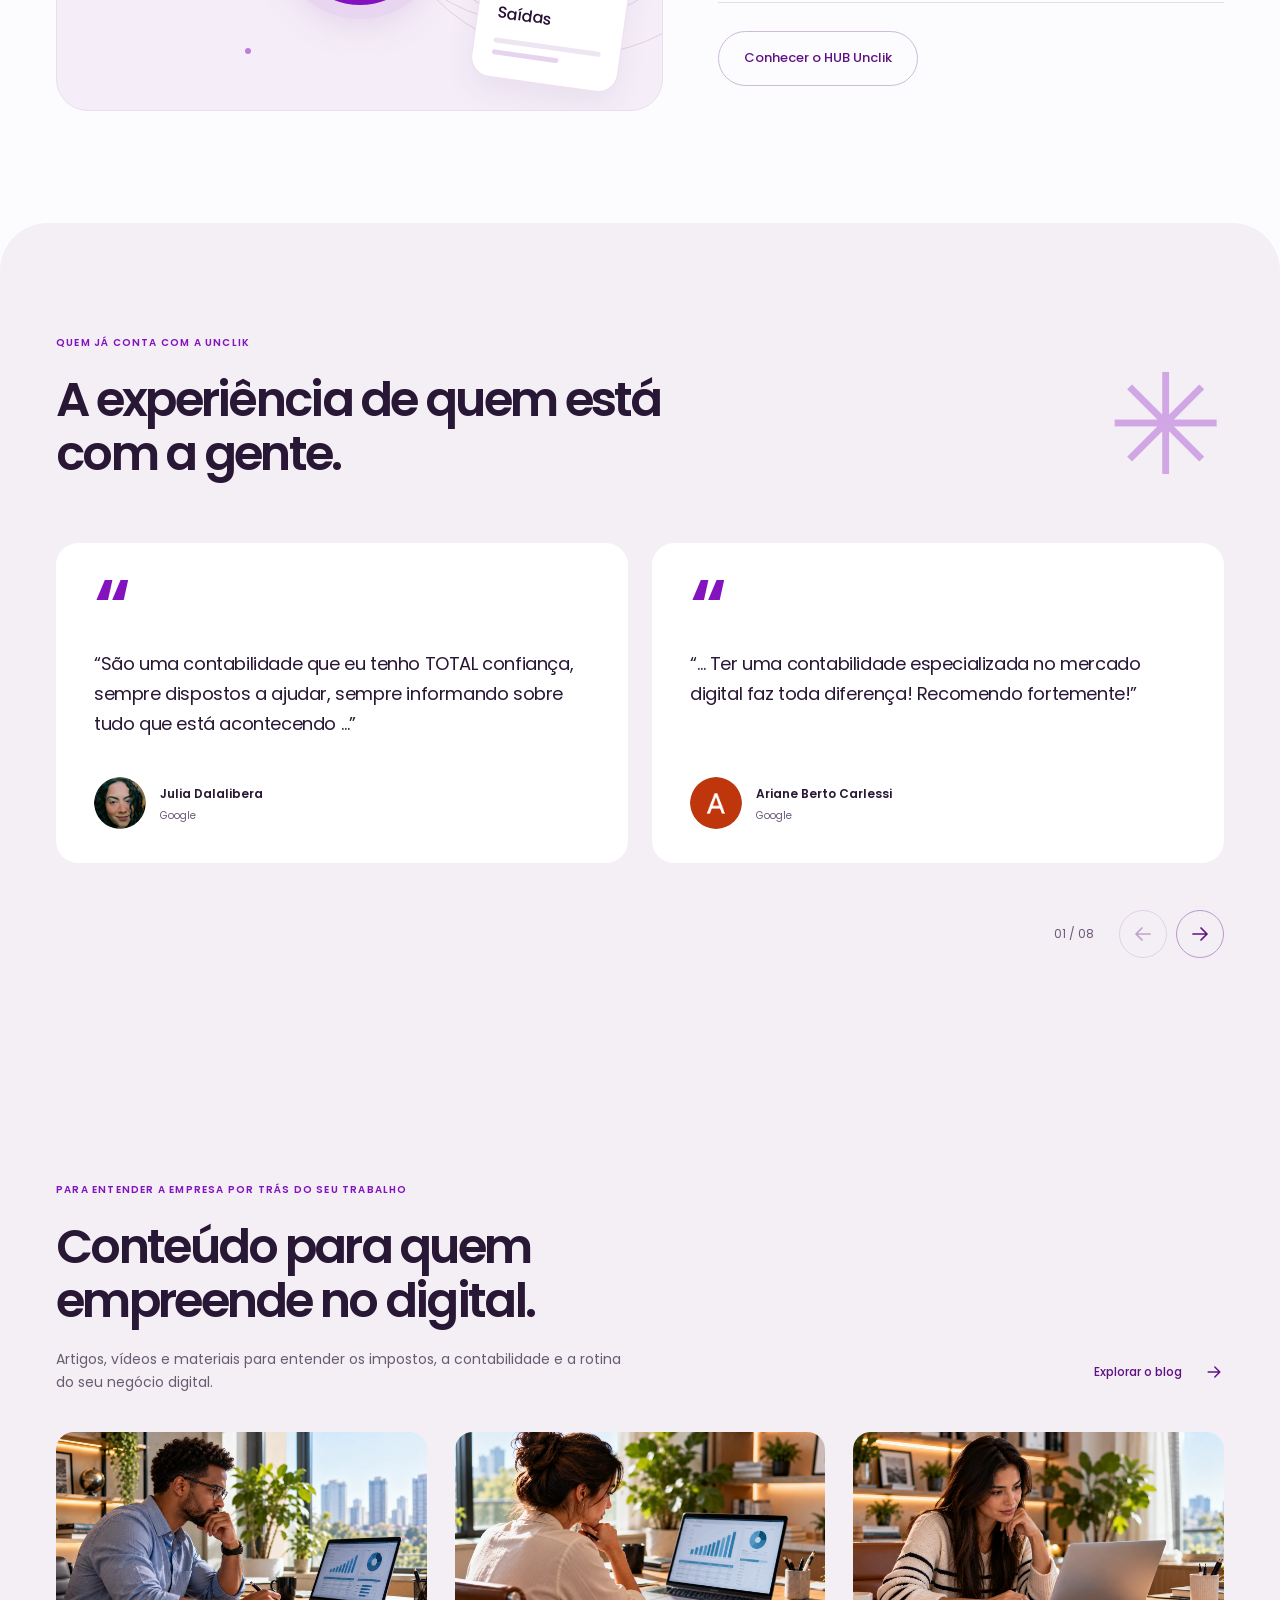
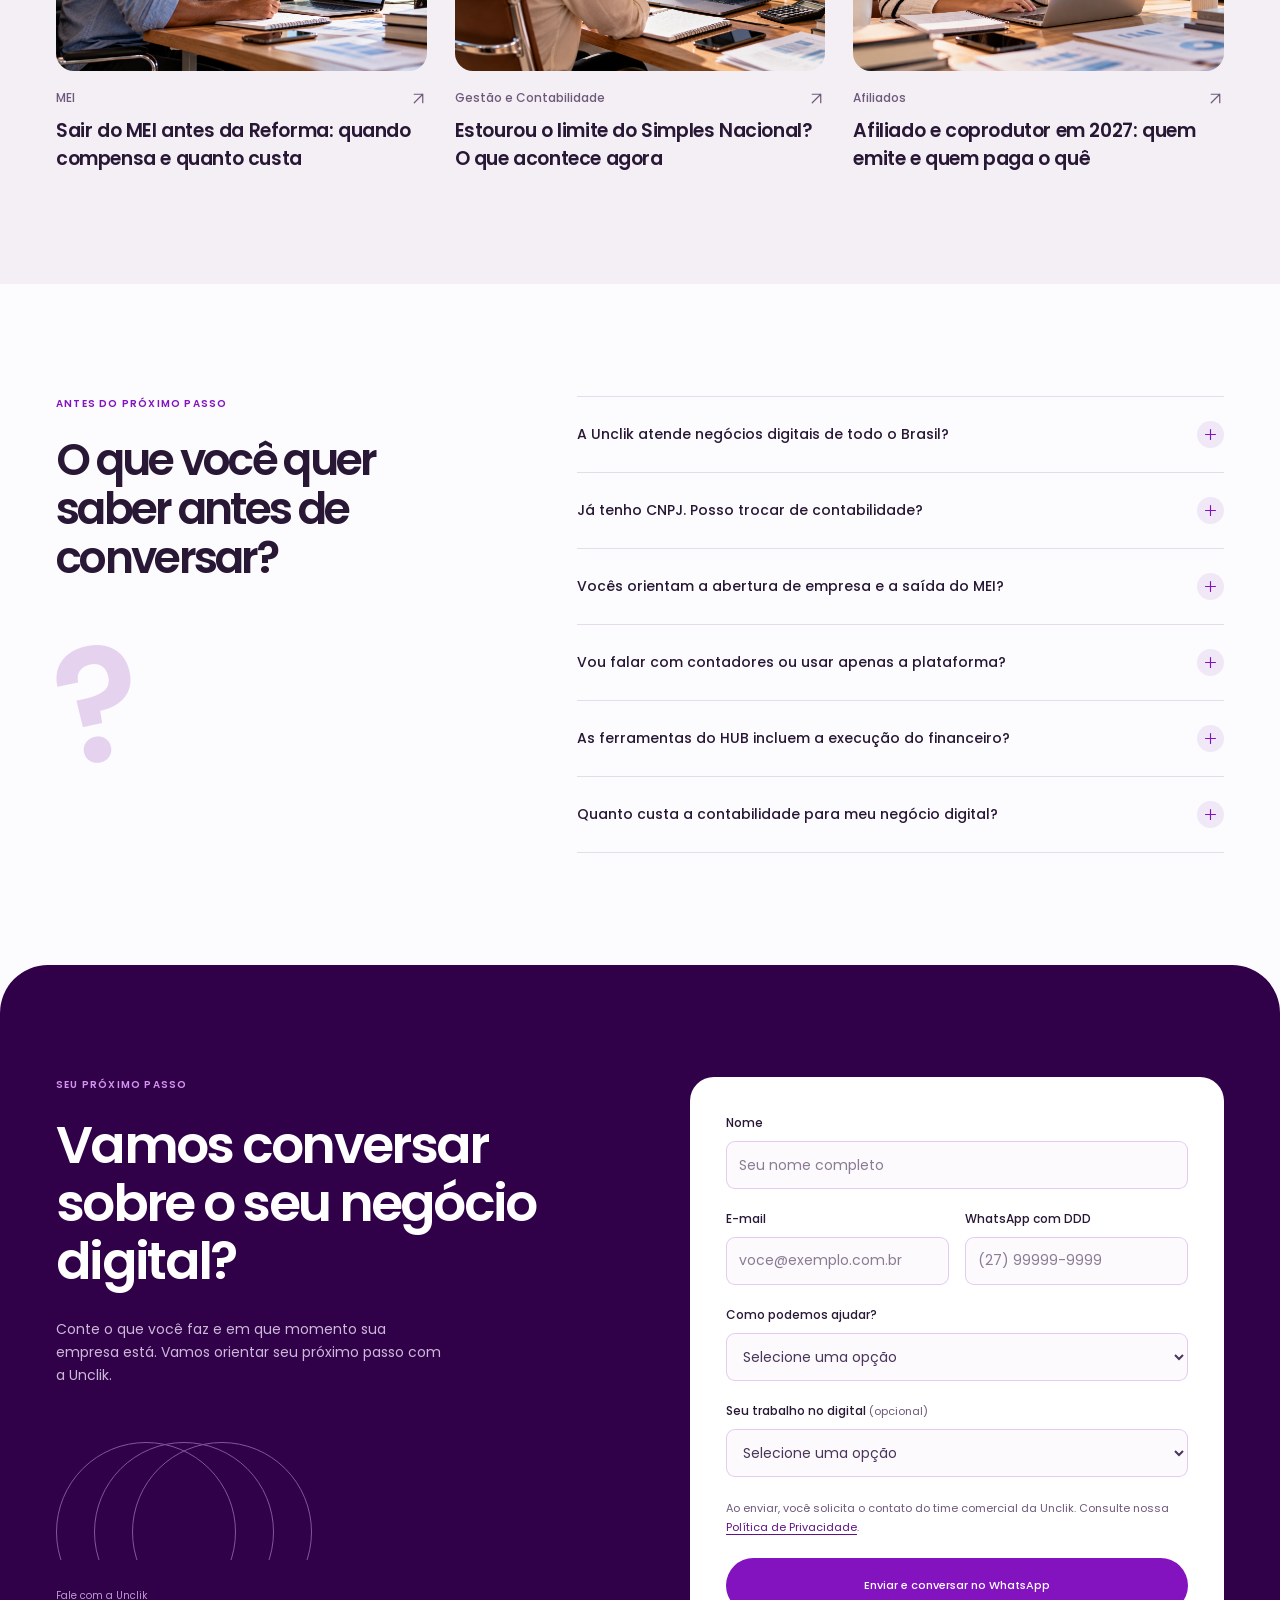
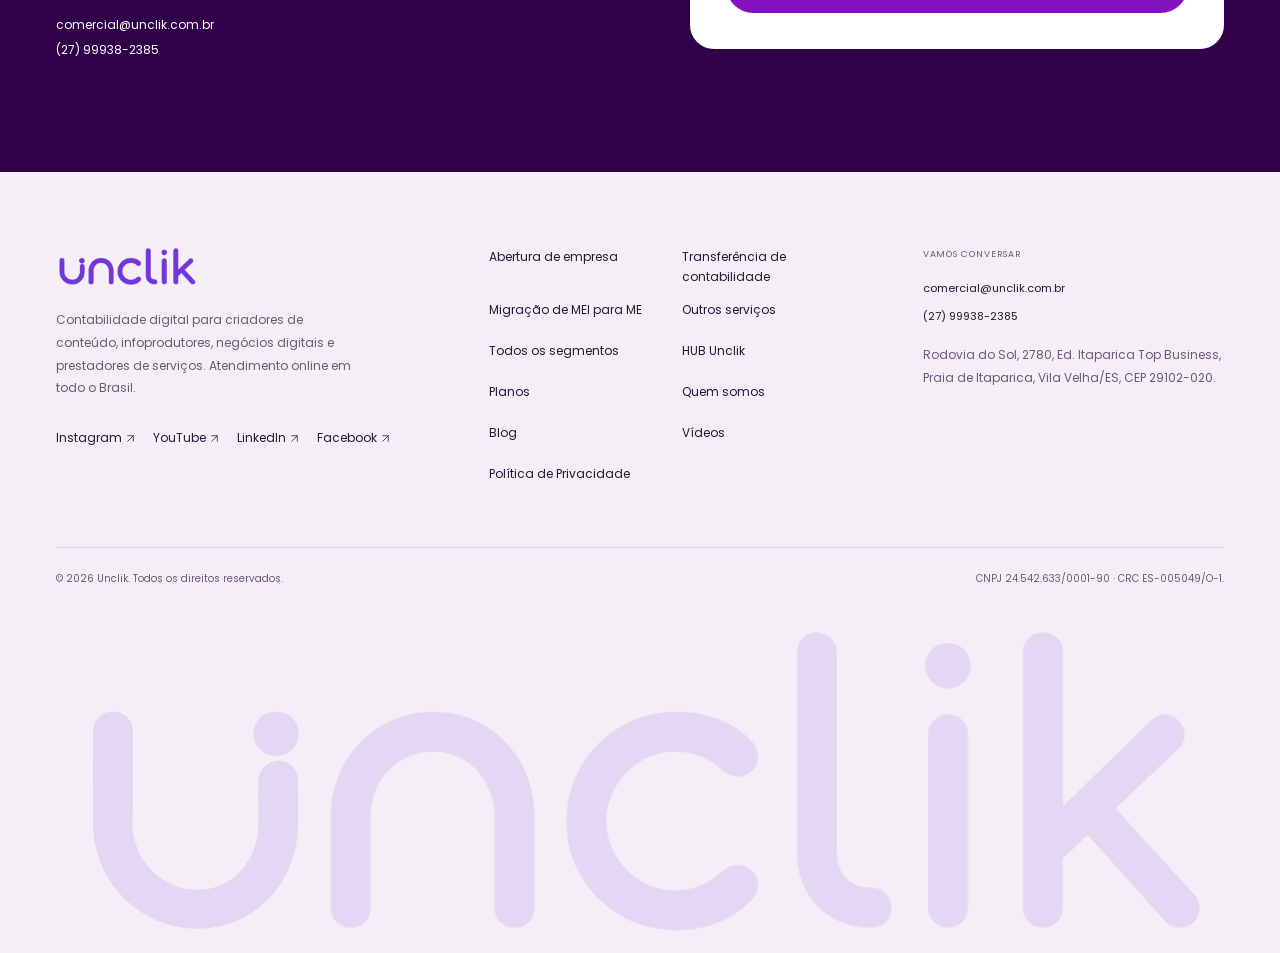
<file: versao-6/index.html>
<!doctype html><html lang="pt-BR"><head><meta charset="utf-8"><meta name="viewport" content="width=device-width,initial-scale=1"><title>Unclik — Proposta visual da home V6</title><meta name="description" content="Contabilidade para criadores de conteúdo, infoprodutores e negócios digitais. Abra seu CNPJ, troque de contador ou migre de MEI para ME. Fale com a Unclik."><meta name="robots" content="noindex,nofollow"><link rel="icon" href="shared-assets/icone-clique.svg"><link rel="stylesheet" href="shared-assets/fonts/fonts.css"><link rel="stylesheet" href="base.css"><link rel="stylesheet" href="v2.css"><link rel="stylesheet" href="hub.css"><script src="app.js" defer></script><script src="carousel.js" defer></script><script src="hub.js" defer></script><script src="reviews.js" defer></script></head>
<body><a class="skip-link" href="#conteudo-principal">Pular para o conteúdo</a>

<header class="site-header"><div class="container header-inner"><a class="brand" href="./index.html" aria-label="Unclik, início"><img src="shared-assets/unclik-logo-roxo-oficial.png" width="141" height="33" alt="Unclik"></a><nav class="desktop-nav" aria-label="Navegação principal"><span class="nav-page">Serviços<svg class="nav-chevron" viewBox="0 0 16 16" fill="none" aria-hidden="true"><path d="m4 6 4 4 4-4" stroke="currentColor" stroke-width="1.5" stroke-linecap="round" stroke-linejoin="round"/></svg></span><span class="nav-page">Para quem é<svg class="nav-chevron" viewBox="0 0 16 16" fill="none" aria-hidden="true"><path d="m4 6 4 4 4-4" stroke="currentColor" stroke-width="1.5" stroke-linecap="round" stroke-linejoin="round"/></svg></span><span class="nav-page">HUB Unclik</span><span class="nav-page">Planos</span><span class="nav-page">Conteúdos<svg class="nav-chevron" viewBox="0 0 16 16" fill="none" aria-hidden="true"><path d="m4 6 4 4 4-4" stroke="currentColor" stroke-width="1.5" stroke-linecap="round" stroke-linejoin="round"/></svg></span><span class="nav-page">Sobre a Unclik<svg class="nav-chevron" viewBox="0 0 16 16" fill="none" aria-hidden="true"><path d="m4 6 4 4 4-4" stroke="currentColor" stroke-width="1.5" stroke-linecap="round" stroke-linejoin="round"/></svg></span><a class="client-access" href="https://cliente.unclikhub.com.br" aria-label="Já sou cliente" title="Já sou cliente"><svg viewBox="0 0 24 24" fill="none" aria-hidden="true"><circle cx="12" cy="8" r="3.5" stroke="currentColor" stroke-width="1.7"/><path d="M5 21v-2a7 7 0 0 1 14 0v2" stroke="currentColor" stroke-width="1.7" stroke-linecap="round"/></svg><span>Já sou cliente</span></a></nav><a class="button header-cta" href="#fale-com-a-unclik">Fale com a Unclik</a><button class="menu-toggle" aria-haspopup="dialog" aria-controls="mobile-menu">Menu <span aria-hidden="true">☰</span></button></div></header>
<main id="conteudo-principal">
<section class="hero"><div class="container hero-grid"><div class="hero-copy"><h1>Contabilidade <br>para <span>negócios <br>digitais.</span></h1><div class="hero-description"><p>Você cria conteúdo, vende infoprodutos ou presta serviços no digital? Conte com a Unclik para abrir seu CNPJ, trocar de contabilidade ou organizar a saída do MEI.</p><p>Atendimento humano e HUB próprio para acompanhar números, documentos e processos da sua empresa.</p></div><a class="button primary" href="#fale-com-a-unclik">Conversar sobre meu negócio digital</a><div class="hero-proof"><strong>+600</strong> <span>empresas atendidas <br>em todo o Brasil.</span></div></div>
<div class="hero-art"><div class="orbit orbit-one"></div><div class="orbit orbit-two"></div><div class="portrait-arch"><img class="hero-portrait" src="shared-assets/hero-unclik-retrato.webp" alt="Retrato de integrante da Unclik com camiseta roxa" width="1600" height="2400" fetchpriority="high"></div><span class="floating-icon"><img src="shared-assets/icone-clique.svg" alt="" width="32" height="32"></span><div class="hv2-mini">
  <div class="hv2-mini-heading"><span>HUB <b>Unclik</b></span><img class="hv2-brand-icon" src="shared-assets/unclik-icone-roxo-oficial.png" alt="" width="25" height="25"></div>
  <div class="hv2-mini-cards" aria-hidden="true"><span class="hv2-mini-card"><svg viewBox="0 0 24 24" fill="none"><path d="M8 4v15m-4-4 4 4 4-4M17 20V5m-4 4 4-4 4 4" stroke="currentColor" stroke-width="1.7" stroke-linecap="round" stroke-linejoin="round"/></svg></span><span class="hv2-mini-card"><svg viewBox="0 0 24 24" fill="none"><path d="M6 3h8l5 5v13H6zM14 3v6h5M10 13h5m-5 4h5" stroke="currentColor" stroke-width="1.7" stroke-linecap="round" stroke-linejoin="round"/></svg></span><span class="hv2-mini-card"><svg viewBox="0 0 24 24" fill="none"><circle cx="6" cy="7" r="3" stroke="currentColor" stroke-width="1.7"/><circle cx="18" cy="17" r="3" stroke="currentColor" stroke-width="1.7"/><path d="M9 7h4a5 5 0 0 1 5 5v2" stroke="currentColor" stroke-width="1.7"/></svg></span></div>
  <span class="hv2-mini-description">Números. Documentos. Processos.</span>
</div>
</div></div></section><section class="audiences section" id="segmentos" aria-labelledby="audience-title"><div class="container"><div class="audience-heading"><div><span class="eyebrow">A contabilidade acompanha o que você faz</span><h2 id="audience-title">Do conteúdo ao código, conheça os negócios que atendemos.</h2></div><a class="text-link" href="https://unclik.com.br/segmentos/" data-planned="/segmentos/">Ver todos os segmentos<svg viewBox="0 0 24 24" fill="none" aria-hidden="true"><path d="M5 12h14M13 6l6 6-6 6" stroke="currentColor" stroke-width="1.7" stroke-linecap="round" stroke-linejoin="round"/></svg></a></div></div><div class="audience-viewport" role="region" aria-roledescription="carrossel" aria-label="Públicos atendidos"><ul id="audience-track" class="audience-track" tabindex="0" aria-label="Cards dos seis públicos. Use as setas do teclado para navegar."><li class="audience-card is-current" data-card="0"><a href="https://unclik.com.br/contabilidade-para-criador-de-conteudo/" data-planned="/contabilidade-para-criador-de-conteudo/" draggable="false"><div class="audience-art"><span class="audience-index">01</span><img src="assets/audience-01.svg" alt="" width="360" height="260" draggable="false"></div><div class="audience-copy"><h3><span>Contabilidade para </span>criadores de conteúdo</h3><p>Para quem transforma a produção de conteúdo em negócio.</p><span class="audience-cta">Conhecer soluções <svg viewBox="0 0 24 24" fill="none" aria-hidden="true"><path d="M5 12h14M13 6l6 6-6 6" stroke="currentColor" stroke-width="1.7" stroke-linecap="round" stroke-linejoin="round"/></svg></span></div></a></li><li class="audience-card " data-card="1"><a href="https://unclik.com.br/contabilidade-para-infoprodutor/" data-planned="/contabilidade-para-infoprodutor/" draggable="false"><div class="audience-art"><span class="audience-index">02</span><img src="assets/audience-02.svg" alt="" width="360" height="260" draggable="false"></div><div class="audience-copy"><h3><span>Contabilidade para </span>infoprodutores</h3><p>Para quem vende conhecimento e produtos digitais.</p><span class="audience-cta">Conhecer soluções <svg viewBox="0 0 24 24" fill="none" aria-hidden="true"><path d="M5 12h14M13 6l6 6-6 6" stroke="currentColor" stroke-width="1.7" stroke-linecap="round" stroke-linejoin="round"/></svg></span></div></a></li><li class="audience-card " data-card="2"><a href="https://unclik.com.br/contabilidade-para-gestor-de-trafego/" data-planned="/contabilidade-para-gestor-de-trafego/" draggable="false"><div class="audience-art"><span class="audience-index">03</span><img src="assets/audience-03.svg" alt="" width="360" height="260" draggable="false"></div><div class="audience-copy"><h3><span>Contabilidade para </span>gestores de tráfego</h3><p>Para profissionais e empresas que trabalham com campanhas e mídia.</p><span class="audience-cta">Conhecer soluções <svg viewBox="0 0 24 24" fill="none" aria-hidden="true"><path d="M5 12h14M13 6l6 6-6 6" stroke="currentColor" stroke-width="1.7" stroke-linecap="round" stroke-linejoin="round"/></svg></span></div></a></li><li class="audience-card " data-card="3"><a href="https://unclik.com.br/contabilidade-para-agencia-de-lancamento/" data-planned="/contabilidade-para-agencia-de-lancamento/" draggable="false"><div class="audience-art"><span class="audience-index">04</span><img src="assets/audience-04.svg" alt="" width="360" height="260" draggable="false"></div><div class="audience-copy"><h3><span>Contabilidade para </span>agências de lançamento</h3><p>Para as empresas que planejam e executam lançamentos.</p><span class="audience-cta">Conhecer soluções <svg viewBox="0 0 24 24" fill="none" aria-hidden="true"><path d="M5 12h14M13 6l6 6-6 6" stroke="currentColor" stroke-width="1.7" stroke-linecap="round" stroke-linejoin="round"/></svg></span></div></a></li><li class="audience-card " data-card="4"><a href="https://unclik.com.br/contabilidade-para-devs/" data-planned="/contabilidade-para-devs/" draggable="false"><div class="audience-art"><span class="audience-index">05</span><img src="assets/audience-05.svg" alt="" width="360" height="260" draggable="false"></div><div class="audience-copy"><h3><span>Contabilidade para </span>desenvolvedores</h3><p>Para quem presta serviços e desenvolve soluções de tecnologia.</p><span class="audience-cta">Conhecer soluções <svg viewBox="0 0 24 24" fill="none" aria-hidden="true"><path d="M5 12h14M13 6l6 6-6 6" stroke="currentColor" stroke-width="1.7" stroke-linecap="round" stroke-linejoin="round"/></svg></span></div></a></li><li class="audience-card " data-card="5"><a href="https://unclik.com.br/contabilidade-para-prestadores-de-servicos/" data-planned="/contabilidade-para-prestadores-de-servicos/" draggable="false"><div class="audience-art"><span class="audience-index">06</span><img src="assets/audience-06.svg" alt="" width="360" height="260" draggable="false"></div><div class="audience-copy"><h3><span>Contabilidade para </span>prestadores de serviços</h3><p>Para consultores, arquitetos, engenheiros e outros profissionais de serviços.</p><span class="audience-cta">Conhecer soluções <svg viewBox="0 0 24 24" fill="none" aria-hidden="true"><path d="M5 12h14M13 6l6 6-6 6" stroke="currentColor" stroke-width="1.7" stroke-linecap="round" stroke-linejoin="round"/></svg></span></div></a></li></ul></div><div class="container audience-footer"><span class="audience-hint">Seu trabalho muda. O acompanhamento vai junto.</span><div class="audience-controls"><span class="audience-count" aria-live="polite" aria-atomic="true"><b id="audience-current">01</b> <span>/ 06</span><span class="sr-only" id="audience-selected-name"> · Criadores</span></span><button type="button" class="audience-prev" aria-label="Público anterior" disabled><svg viewBox="0 0 24 24" fill="none" aria-hidden="true"><path d="M5 12h14M13 6l6 6-6 6" stroke="currentColor" stroke-width="1.7" stroke-linecap="round" stroke-linejoin="round"/></svg></button><button type="button" class="audience-next" aria-label="Próximo público"><svg viewBox="0 0 24 24" fill="none" aria-hidden="true"><path d="M5 12h14M13 6l6 6-6 6" stroke="currentColor" stroke-width="1.7" stroke-linecap="round" stroke-linejoin="round"/></svg></button></div></div></section><section class="services section dark-section" id="servicos"><div class="container"><div class="section-heading"><span class="eyebrow light">Para o momento do seu negócio digital</span><h2>Abrir empresa, trocar de contabilidade ou sair do MEI?</h2></div><div class="services-grid"><a class="service-card reveal" href="https://unclik.com.br/abertura-de-empresa/" data-planned="/abertura-de-empresa/">
<div class="card-top"><span class="service-icon"><img src="assets/abertura-empresa.svg" alt="" width="32" height="32"></span><span class="index">01</span></div>
<h3>Abertura de empresa</h3><p>Vai formalizar o trabalho com conteúdo, infoprodutos ou serviços? Orientamos as atividades do CNPJ e o enquadramento tributário da sua empresa.</p><span class="card-action" aria-hidden="true"><svg viewBox="0 0 24 24" fill="none" aria-hidden="true"><path d="M5 12h14M13 6l6 6-6 6" stroke="currentColor" stroke-width="1.7" stroke-linecap="round" stroke-linejoin="round"/></svg></span></a><a class="service-card reveal" href="https://unclik.com.br/transferencia-de-contabilidade/" data-planned="/transferencia-de-contabilidade/">
<div class="card-top"><span class="service-icon"><img src="assets/transferencia-contabilidade.svg" alt="" width="32" height="32"></span><span class="index">02</span></div>
<h3>Transferência de contabilidade</h3><p>Já tem CNPJ, mas falta clareza sobre impostos e obrigações? Converse com contadores que conhecem o funcionamento dos negócios digitais.</p><span class="card-action" aria-hidden="true"><svg viewBox="0 0 24 24" fill="none" aria-hidden="true"><path d="M5 12h14M13 6l6 6-6 6" stroke="currentColor" stroke-width="1.7" stroke-linecap="round" stroke-linejoin="round"/></svg></span></a><a class="service-card reveal" href="https://unclik.com.br/migracao-de-mei-para-me/" data-planned="/migracao-de-mei-para-me/">
<div class="card-top"><span class="service-icon"><img src="assets/migracao-mei.svg" alt="" width="32" height="32"></span><span class="index">03</span></div>
<h3>Migração de MEI para ME</h3><p>O MEI deixou de acompanhar o seu negócio? Entenda a mudança para ME e organize as novas obrigações com orientação contábil.</p><span class="card-action" aria-hidden="true"><svg viewBox="0 0 24 24" fill="none" aria-hidden="true"><path d="M5 12h14M13 6l6 6-6 6" stroke="currentColor" stroke-width="1.7" stroke-linecap="round" stroke-linejoin="round"/></svg></span></a></div></div></section><section class="hub section" id="hub"><div class="container"><div class="hub-heading"><span class="eyebrow">Nossa tecnologia faz parte do acompanhamento</span><h2>HUB Unclik: sua empresa na tela, <br><span>nossa equipe por perto.</span></h2><p>No HUB Unclik, você consulta informações da empresa e acompanha processos. Quando precisa entender o que fazer, conta com nossa equipe de contadores.</p></div><div class="hub-grid"><div class="hv2-component" data-hv2>
  <div class="hv2-tabs" role="tablist" aria-label="Explore as funções do HUB Unclik">
    <button class="hv2-tab" type="button" role="tab" id="hv2-tab-caixa" aria-controls="hv2-panel-caixa" aria-selected="true" tabindex="0">Fluxo de caixa</button>
    <button class="hv2-tab" type="button" role="tab" id="hv2-tab-documentos" aria-controls="hv2-panel-documentos" aria-selected="false" tabindex="-1">Documentos e impostos</button>
    <button class="hv2-tab" type="button" role="tab" id="hv2-tab-processos" aria-controls="hv2-panel-processos" aria-selected="false" tabindex="-1">Andamento dos processos</button>
  </div>
  <div class="hv2-canvas">
    <div class="hv2-brand" aria-hidden="true">HUB <span>Unclik</span></div>
    <div class="hv2-panel hv2-finance" id="hv2-panel-caixa" role="tabpanel" aria-labelledby="hv2-tab-caixa" tabindex="0">
      <div class="hv2-scene" role="img" aria-label="Ilustração conceitual: entradas e saídas conectadas às informações financeiras do HUB.">
        <div class="hv2-art" aria-hidden="true">
          <span class="hv2-orbit hv2-orbit-a"></span><span class="hv2-orbit hv2-orbit-b"></span>
          <svg class="hv2-lines" viewBox="0 0 620 350" preserveAspectRatio="none"><path d="M144 112C237 112 225 172 308 172S421 246 489 246"/><path class="hv2-line-light" d="M142 128C224 128 226 188 309 188S421 261 488 261"/></svg>
          <div class="hv2-hub-node"><span>HUB</span><small>Unclik</small><i class="hv2-node-dot"></i></div>
          <div class="hv2-paper hv2-incoming"><span class="hv2-icon-disc"><svg class="hv2-icon" viewBox="0 0 32 32" fill="none"><path d="M16 7v18m-7-7 7 7 7-7" stroke="currentColor" stroke-width="2.4" stroke-linecap="round" stroke-linejoin="round"/></svg></span><strong>Entradas</strong><span class="hv2-paper-rule"></span><span class="hv2-paper-rule short"></span></div>
          <div class="hv2-paper hv2-outgoing"><span class="hv2-icon-disc"><svg class="hv2-icon" viewBox="0 0 32 32" fill="none"><path d="M16 25V7m-7 7 7-7 7 7" stroke="currentColor" stroke-width="2.4" stroke-linecap="round" stroke-linejoin="round"/></svg></span><strong>Saídas</strong><span class="hv2-paper-rule"></span><span class="hv2-paper-rule short"></span></div>
          <span class="hv2-float-dot hv2-float-dot-a"></span><span class="hv2-float-dot hv2-float-dot-b"></span>
        </div>
      </div>
    </div>
    <div class="hv2-panel hv2-documents" id="hv2-panel-documentos" role="tabpanel" aria-labelledby="hv2-tab-documentos" tabindex="0" hidden>
      <div class="hv2-scene" role="img" aria-label="Ilustração conceitual: arquivos, relatórios e guias reunidos no HUB.">
        <div class="hv2-art" aria-hidden="true">
          <span class="hv2-orbit hv2-orbit-a"></span><span class="hv2-orbit hv2-orbit-b"></span>
          <svg class="hv2-lines" viewBox="0 0 620 350" preserveAspectRatio="none"><path d="M154 206C206 206 205 125 307 125s97 81 161 81"/><path class="hv2-line-light" d="M155 220C223 220 223 143 307 143s92 77 161 77"/></svg>
          <div class="hv2-sheet hv2-sheet-back"><span></span><span></span><span></span></div>
          <div class="hv2-sheet hv2-sheet-front"><svg class="hv2-document-icon" viewBox="0 0 36 44" fill="none"><path d="M5 2h18l10 10v29H5zM23 2v11h10M12 23h14M12 30h10" stroke="currentColor" stroke-width="2.4" stroke-linecap="round" stroke-linejoin="round"/></svg><strong>Relatórios</strong><span class="hv2-paper-rule"></span><span class="hv2-paper-rule short"></span><i class="hv2-sheet-fold"></i></div>
          <div class="hv2-folder"><span class="hv2-folder-tab"></span><svg class="hv2-icon" viewBox="0 0 32 32" fill="none"><path d="M5 9h9l3 4h10v13H5z" stroke="currentColor" stroke-width="2.2" stroke-linecap="round" stroke-linejoin="round"/></svg><strong>Arquivos</strong></div>
          <div class="hv2-guide"><span class="hv2-guide-corner"></span><span class="hv2-guide-lines"><i></i><i></i><i></i></span><strong>Guias</strong></div>
          <span class="hv2-float-dot hv2-float-dot-a"></span><span class="hv2-float-dot hv2-float-dot-b"></span>
        </div>
      </div>
    </div>
    <div class="hv2-panel hv2-processes" id="hv2-panel-processos" role="tabpanel" aria-labelledby="hv2-tab-processos" tabindex="0" hidden>
      <div class="hv2-scene" role="img" aria-label="Ilustração conceitual: uma sequência de etapas representa o acompanhamento de processos e solicitações no HUB.">
        <div class="hv2-art" aria-hidden="true">
          <span class="hv2-orbit hv2-orbit-a"></span><span class="hv2-orbit hv2-orbit-b"></span>
          <svg class="hv2-lines hv2-process-lines" viewBox="0 0 620 350" preserveAspectRatio="none"><path d="M123 235C123 129 242 235 242 128S373 128 373 233 498 233 498 128"/><path class="hv2-line-light" d="M135 235C135 147 254 245 254 139S385 139 385 244 510 244 510 128"/></svg>
          <div class="hv2-step hv2-step-one"><span><svg class="hv2-icon" viewBox="0 0 32 32" fill="none"><path d="M10 6h12v20H10zM14 12h4m-4 5h4" stroke="currentColor" stroke-width="2.2" stroke-linecap="round" stroke-linejoin="round"/></svg></span><strong>Solicitação</strong></div>
          <div class="hv2-step hv2-step-two"><span><i></i><i></i><i></i></span><strong>Etapas</strong></div>
          <div class="hv2-step hv2-step-three"><span><svg class="hv2-icon" viewBox="0 0 32 32" fill="none"><path d="M7 16c5-8 13-8 18 0-5 8-13 8-18 0Z" stroke="currentColor" stroke-width="2.2"/><circle cx="16" cy="16" r="3" stroke="currentColor" stroke-width="2.2"/></svg></span><strong>Acompanhamento</strong></div>
          <div class="hv2-process-note"><span class="hv2-process-dot"></span><span>Da abertura do CNPJ<br>às outras solicitações.</span></div>
        </div>
      </div>
    </div>
  </div>
</div>
<div class="hub-details"><div class="hub-item"><span class="hub-number">01</span><div><h3>Fluxo de caixa</h3><p>Visualize entradas e saídas a partir das informações financeiras registradas na plataforma.</p></div></div><div class="hub-item"><span class="hub-number">02</span><div><h3>Documentos e impostos</h3><p>Consulte arquivos, relatórios e guias da empresa no mesmo lugar.</p></div></div><div class="hub-item"><span class="hub-number">03</span><div><h3>Andamento dos processos</h3><p>Acompanhe as etapas da abertura do CNPJ e de outras solicitações.</p></div></div><a class="button outline" href="https://unclik.com.br/hub-unclik/" data-planned="/hub-unclik/">Conhecer o HUB Unclik</a></div></div></div></section><section class="proof section" id="experiencias"><div class="container"><div class="section-heading split-heading"><div><span class="eyebrow">Quem já conta com a Unclik</span><h2>A experiência de quem está com a gente.</h2></div><span class="proof-symbol" aria-hidden="true">✳</span></div><div class="quotes-grid reviews-track" id="reviews-track" role="list" tabindex="0" aria-label="Depoimentos de clientes. Use as setas do teclado para navegar."><figure class="quote-card" role="listitem"><span class="quote-mark" aria-hidden="true">“</span><blockquote>“São uma contabilidade que eu tenho TOTAL confiança, sempre dispostos a ajudar, sempre informando sobre tudo que está acontecendo …”</blockquote><figcaption><img src="assets/review-1.webp" width="58" height="58" alt="Julia Dalalibera" loading="lazy"><span><strong>Julia Dalalibera</strong><small>Google</small></span></figcaption></figure><figure class="quote-card" role="listitem"><span class="quote-mark" aria-hidden="true">“</span><blockquote>“… Ter uma contabilidade especializada no mercado digital faz toda diferença! Recomendo fortemente!”</blockquote><figcaption><img src="assets/review-2.webp" width="58" height="58" alt="Ariane Berto Carlessi" loading="lazy"><span><strong>Ariane Berto Carlessi</strong><small>Google</small></span></figcaption></figure><figure class="quote-card" role="listitem"><span class="quote-mark" aria-hidden="true">“</span><blockquote>“Confio e indico a Unclick. Sou cliente há quase 2 anos e não troco. Tudo muito assertivo, prático e organizado. …”</blockquote><figcaption><img src="assets/review-3.webp" width="58" height="58" alt="Carol Guimarães Marketing" loading="lazy"><span><strong>Carol Guimarães Marketing</strong><small>Google</small></span></figcaption></figure><figure class="quote-card" role="listitem"><span class="quote-mark" aria-hidden="true">“</span><blockquote>“… a Unclik não é só a melhor contabilidade que já trabalhei, eles são a melhor prestação de serviço que já vi no mercado.”</blockquote><figcaption><img src="assets/review-4.webp" width="58" height="58" alt="Ramon Mansur" loading="lazy"><span><strong>Ramon Mansur</strong><small>Google</small></span></figcaption></figure><figure class="quote-card" role="listitem"><span class="quote-mark" aria-hidden="true">“</span><blockquote>“Sou cliente há alguns anos, sempre me ajudam com tudo o que preciso! Recomendo a todos!”</blockquote><figcaption><img src="assets/review-5.webp" width="58" height="58" alt="Heron Nascimento Tráfego Pago" loading="lazy"><span><strong>Heron Nascimento Tráfego Pago</strong><small>Google</small></span></figcaption></figure><figure class="quote-card" role="listitem"><span class="quote-mark" aria-hidden="true">“</span><blockquote>“Eu gosto muito do trabalho de vocês, a comunicação é muito fácil, vocês sempre respondem as minhas dúvidas e adoro os informes por e-mail. Realmente indico demais!”</blockquote><figcaption><img src="shared-assets/bianca-braga-proposta.png" width="58" height="58" alt="Bianca Braga" loading="lazy"><span><strong>Bianca Braga</strong><small>@bibraga</small></span></figcaption></figure><figure class="quote-card" role="listitem"><span class="quote-mark" aria-hidden="true">“</span><blockquote>“Eu já indiquei várias vezes! Pois sinto que a minha empresa está sendo bem cuidada e com potencial de crescimento por ter vocês.”</blockquote><figcaption><img src="shared-assets/rodrigo-lana-proposta.png" width="58" height="58" alt="Rodrigo Lana" loading="lazy"><span><strong>Rodrigo Lana</strong><small>@rodrigolana</small></span></figcaption></figure><figure class="quote-card" role="listitem"><span class="quote-mark" aria-hidden="true">“</span><blockquote>“Estamos há 5 anos com o time da Unclik e eu me sinto muito feliz por cuidarem tão bem da IGT International Coaching. Eles me dão a tranquilidade de me preocupar com o que realmente importa. Parabéns e Vamoooooo!”</blockquote><figcaption><img src="assets/review-8.webp" width="58" height="58" alt="Geronimo Theml" loading="lazy"><span><strong>Geronimo Theml</strong><small>@geronimotheml</small></span></figcaption></figure></div><div class="reviews-controls"><span class="reviews-status" aria-live="polite" aria-atomic="true">01 / 08</span><button class="reviews-prev" type="button" aria-label="Depoimento anterior" aria-controls="reviews-track" disabled><svg viewBox="0 0 24 24" fill="none" aria-hidden="true"><path d="M5 12h14M13 6l6 6-6 6" stroke="currentColor" stroke-width="1.7" stroke-linecap="round" stroke-linejoin="round"/></svg></button><button class="reviews-next" type="button" aria-label="Próximo depoimento" aria-controls="reviews-track"><svg viewBox="0 0 24 24" fill="none" aria-hidden="true"><path d="M5 12h14M13 6l6 6-6 6" stroke="currentColor" stroke-width="1.7" stroke-linecap="round" stroke-linejoin="round"/></svg></button></div></div></section><section class="content section" id="conteudos"><div class="container"><div class="section-heading split-heading"><div><span class="eyebrow">Para entender a empresa por trás do seu trabalho</span><h2>Conteúdo para quem empreende no digital.</h2><p>Artigos, vídeos e materiais para entender os impostos, a contabilidade e a rotina do seu negócio digital.</p></div><a class="text-link" href="https://unclik.com.br/blog/" data-planned="/blog/">Explorar o blog<svg viewBox="0 0 24 24" fill="none" aria-hidden="true"><path d="M5 12h14M13 6l6 6-6 6" stroke="currentColor" stroke-width="1.7" stroke-linecap="round" stroke-linejoin="round"/></svg></a></div><div class="articles-grid"><a class="article-card" href="https://unclik.com.br/conteudos/migrar-mei-para-me-antes-da-reforma/" target="_blank" rel="noopener"><div class="article-cover"><img src="shared-assets/conteudo-01.webp" alt="" loading="lazy" width="640" height="400"></div><div class="article-meta"><span>MEI</span><svg viewBox="0 0 24 24" fill="none" aria-hidden="true"><path d="M6 18 18 6M6 6h12v12" stroke="currentColor" stroke-width="1.7" stroke-linecap="round" stroke-linejoin="round"/></svg></div><h3>Sair do MEI antes da Reforma: quando compensa e quanto custa</h3></a><a class="article-card" href="https://unclik.com.br/conteudos/desenquadramento-simples-nacional-negocios-digitais/" target="_blank" rel="noopener"><div class="article-cover"><img src="shared-assets/conteudo-02.webp" alt="" loading="lazy" width="640" height="400"></div><div class="article-meta"><span>Gestão e Contabilidade</span><svg viewBox="0 0 24 24" fill="none" aria-hidden="true"><path d="M6 18 18 6M6 6h12v12" stroke="currentColor" stroke-width="1.7" stroke-linecap="round" stroke-linejoin="round"/></svg></div><h3>Estourou o limite do Simples Nacional? O que acontece agora</h3></a><a class="article-card" href="https://unclik.com.br/conteudos/afiliado-coprodutor-reforma-tributaria/" target="_blank" rel="noopener"><div class="article-cover"><img src="shared-assets/conteudo-03.webp" alt="" loading="lazy" width="640" height="400"></div><div class="article-meta"><span>Afiliados</span><svg viewBox="0 0 24 24" fill="none" aria-hidden="true"><path d="M6 18 18 6M6 6h12v12" stroke="currentColor" stroke-width="1.7" stroke-linecap="round" stroke-linejoin="round"/></svg></div><h3>Afiliado e coprodutor em 2027: quem emite e quem paga o quê</h3></a></div></div></section><section class="faq section" id="duvidas"><div class="container faq-grid"><div><span class="eyebrow">Antes do próximo passo</span><h2>O que você quer saber antes de conversar?</h2><span class="faq-symbol" aria-hidden="true">?</span></div><div class="faq-list"><div class="faq-item"><h3><button aria-expanded="false" aria-controls="faq-0" id="faq-button-0">A Unclik atende negócios digitais de todo o Brasil?<span><svg viewBox="0 0 24 24" fill="none" aria-hidden="true"><path d="M12 5v14M5 12h14" stroke="currentColor" stroke-width="1.6" stroke-linecap="round"/></svg></span></button></h3><div id="faq-0" class="faq-answer" role="region" aria-labelledby="faq-button-0" hidden><p>Sim. Nosso atendimento é online, com suporte por WhatsApp e e-mail para negócios digitais e prestadores de serviços de todo o Brasil.</p></div></div><div class="faq-item"><h3><button aria-expanded="false" aria-controls="faq-1" id="faq-button-1">Já tenho CNPJ. Posso trocar de contabilidade?<span><svg viewBox="0 0 24 24" fill="none" aria-hidden="true"><path d="M12 5v14M5 12h14" stroke="currentColor" stroke-width="1.6" stroke-linecap="round"/></svg></span></button></h3><div id="faq-1" class="faq-answer" role="region" aria-labelledby="faq-button-1" hidden><p>Sim. A Unclik atende empresas que querem transferir a contabilidade. Nossa equipe orienta você sobre os documentos e as etapas da mudança.</p></div></div><div class="faq-item"><h3><button aria-expanded="false" aria-controls="faq-2" id="faq-button-2">Vocês orientam a abertura de empresa e a saída do MEI?<span><svg viewBox="0 0 24 24" fill="none" aria-hidden="true"><path d="M12 5v14M5 12h14" stroke="currentColor" stroke-width="1.6" stroke-linecap="round"/></svg></span></button></h3><div id="faq-2" class="faq-answer" role="region" aria-labelledby="faq-button-2" hidden><p>Sim. Orientamos as atividades e o enquadramento na abertura do CNPJ, além da migração de MEI para ME, considerando a situação de cada empresa.</p></div></div><div class="faq-item"><h3><button aria-expanded="false" aria-controls="faq-3" id="faq-button-3">Vou falar com contadores ou usar apenas a plataforma?<span><svg viewBox="0 0 24 24" fill="none" aria-hidden="true"><path d="M12 5v14M5 12h14" stroke="currentColor" stroke-width="1.6" stroke-linecap="round"/></svg></span></button></h3><div id="faq-3" class="faq-answer" role="region" aria-labelledby="faq-button-3" hidden><p>Você conta com nossa equipe de contadores. O HUB complementa esse acompanhamento, facilitando a consulta a informações, documentos e processos.</p></div></div><div class="faq-item"><h3><button aria-expanded="false" aria-controls="faq-4" id="faq-button-4">As ferramentas do HUB incluem a execução do financeiro?<span><svg viewBox="0 0 24 24" fill="none" aria-hidden="true"><path d="M12 5v14M5 12h14" stroke="currentColor" stroke-width="1.6" stroke-linecap="round"/></svg></span></button></h3><div id="faq-4" class="faq-answer" role="region" aria-labelledby="faq-button-4" hidden><p>O BPO financeiro é contratado à parte, conforme o escopo. O acesso às ferramentas financeiras do HUB não equivale a contratar a execução dessas rotinas pela Unclik.</p></div></div><div class="faq-item"><h3><button aria-expanded="false" aria-controls="faq-5" id="faq-button-5">Quanto custa a contabilidade para meu negócio digital?<span><svg viewBox="0 0 24 24" fill="none" aria-hidden="true"><path d="M12 5v14M5 12h14" stroke="currentColor" stroke-width="1.6" stroke-linecap="round"/></svg></span></button></h3><div id="faq-5" class="faq-answer" role="region" aria-labelledby="faq-button-5" hidden><p>O valor considera o plano, as características da empresa e os serviços contratados. Conheça os <a class="" href="https://unclik.com.br/planos/" data-planned="/planos/">planos da Unclik</a> e converse com nossa equipe para receber uma proposta.</p></div></div></div></div></section><section class="contact section" id="fale-com-a-unclik"><div class="container contact-grid"><div class="contact-copy"><span class="eyebrow light">Seu próximo passo</span><h2>Vamos conversar sobre o seu negócio digital?</h2><p>Conte o que você faz e em que momento sua empresa está. Vamos orientar seu próximo passo com a Unclik.</p><div class="contact-curve" aria-hidden="true"><span></span><span></span><span></span></div><div class="contact-direct"><span>Fale com a Unclik</span><a href="mailto:comercial@unclik.com.br">comercial@unclik.com.br</a><a href="tel:+5527999382385">(27) 99938-2385</a></div></div><div class="contact-panel"><noscript><p>Ative o JavaScript para testar o formulário demonstrativo.</p></noscript><form id="contact-form"><div class="field wide"><label for="name">Nome</label><input id="name" placeholder="Seu nome completo" name="name" type="text" autocomplete="off" required></div><div class="field "><label for="email">E-mail</label><input id="email" placeholder="voce@exemplo.com.br" name="email" type="email" autocomplete="off" required></div><div class="field "><label for="phone">WhatsApp com DDD</label><input id="phone" placeholder="(27) 99999-9999" name="phone" type="tel" autocomplete="off" required inputmode="tel" minlength="10"></div><div class="field wide"><label for="intention">Como podemos ajudar?</label><select id="intention" name="intention" required><option value="">Selecione uma opção</option><option>abrir empresa</option><option>trocar de contabilidade</option><option>migrar de MEI para ME</option><option>conhecer outras soluções</option></select></div><div class="field wide"><label for="activity">Seu trabalho no digital <span>(opcional)</span></label><select id="activity" name="activity" ><option value="">Selecione uma opção</option><option>criador de conteúdo</option><option>infoprodutor</option><option>agência ou marketing</option><option>tecnologia</option><option>outro serviço</option></select></div><p class="form-support">Ao enviar, você solicita o contato do time comercial da Unclik. Consulte nossa <a class="" href="https://unclik.com.br/politica-de-privacidade/" data-planned="/politica-de-privacidade/">Política de Privacidade</a>.</p><button class="button primary form-submit" type="button" disabled>Enviar e conversar no WhatsApp</button><div id="form-status" role="status" aria-live="polite" hidden></div></form></div></div></section>
</main><footer><div class="container footer-top"><div class="footer-brand"><a href="./index.html" aria-label="Unclik, início"><img src="shared-assets/unclik-logo-roxo-oficial.png" width="141" height="33" alt="Unclik"></a><p>Contabilidade digital para criadores de conteúdo, infoprodutores, negócios digitais e prestadores de serviços. Atendimento online em todo o Brasil.</p><div class="footer-socials"><a class="" href="https://www.instagram.com/unclik.oficial/">Instagram<svg viewBox="0 0 24 24" fill="none" aria-hidden="true"><path d="M6 18 18 6M6 6h12v12" stroke="currentColor" stroke-width="1.7" stroke-linecap="round" stroke-linejoin="round"/></svg></a><a class="" href="https://www.youtube.com/@Unclikoficial">YouTube<svg viewBox="0 0 24 24" fill="none" aria-hidden="true"><path d="M6 18 18 6M6 6h12v12" stroke="currentColor" stroke-width="1.7" stroke-linecap="round" stroke-linejoin="round"/></svg></a><a class="" href="https://www.linkedin.com/company/unclik-contabilidade-digital/">LinkedIn<svg viewBox="0 0 24 24" fill="none" aria-hidden="true"><path d="M6 18 18 6M6 6h12v12" stroke="currentColor" stroke-width="1.7" stroke-linecap="round" stroke-linejoin="round"/></svg></a><a class="" href="https://www.facebook.com/unclik.oficial/">Facebook<svg viewBox="0 0 24 24" fill="none" aria-hidden="true"><path d="M6 18 18 6M6 6h12v12" stroke="currentColor" stroke-width="1.7" stroke-linecap="round" stroke-linejoin="round"/></svg></a></div></div><nav class="footer-links" aria-label="Páginas do site"><a class="" href="https://unclik.com.br/abertura-de-empresa/" data-planned="/abertura-de-empresa/">Abertura de empresa</a><a class="" href="https://unclik.com.br/transferencia-de-contabilidade/" data-planned="/transferencia-de-contabilidade/">Transferência de contabilidade</a><a class="" href="https://unclik.com.br/migracao-de-mei-para-me/" data-planned="/migracao-de-mei-para-me/">Migração de MEI para ME</a><a class="" href="https://unclik.com.br/servicos/" data-planned="/servicos/">Outros serviços</a><a class="" href="https://unclik.com.br/segmentos/" data-planned="/segmentos/">Todos os segmentos</a><a class="" href="https://unclik.com.br/hub-unclik/" data-planned="/hub-unclik/">HUB Unclik</a><a class="" href="https://unclik.com.br/planos/" data-planned="/planos/">Planos</a><a class="" href="https://unclik.com.br/quem-somos/" data-planned="/quem-somos/">Quem somos</a><a class="" href="https://unclik.com.br/blog/" data-planned="/blog/">Blog</a><a class="" href="https://unclik.com.br/youtube/" data-planned="/youtube/">Vídeos</a><a class="" href="https://unclik.com.br/politica-de-privacidade/" data-planned="/politica-de-privacidade/">Política de Privacidade</a></nav><div class="footer-contact"><span class="footer-label">Vamos conversar</span><a href="mailto:comercial@unclik.com.br">comercial@unclik.com.br</a><a href="tel:+5527999382385">(27) 99938-2385</a><address>Rodovia do Sol, 2780, Ed. Itaparica Top Business, Praia de Itaparica, Vila Velha/ES, CEP 29102-020.</address></div></div><div class="container footer-bottom"><span>© 2026 Unclik. Todos os direitos reservados.</span><span>CNPJ 24.542.633/0001-90 · CRC ES-005049/O-1.</span></div><div class="footer-word" aria-hidden="true"><img src="shared-assets/unclik-logo-roxo-oficial.png" alt="" width="2558" height="683" loading="lazy"></div></footer>
<dialog id="mobile-menu" class="mobile-menu" aria-label="Menu de navegação"><div class="mobile-menu-top"><img src="shared-assets/unclik-logo-roxo-oficial.png" width="118" height="28" alt="Unclik"><button class="icon-button close-menu" aria-label="Fechar menu">×</button></div><nav aria-label="Navegação móvel"><span class="nav-page">Serviços<svg class="nav-chevron" viewBox="0 0 16 16" fill="none" aria-hidden="true"><path d="m4 6 4 4 4-4" stroke="currentColor" stroke-width="1.5" stroke-linecap="round" stroke-linejoin="round"/></svg></span><span class="nav-page">Para quem é<svg class="nav-chevron" viewBox="0 0 16 16" fill="none" aria-hidden="true"><path d="m4 6 4 4 4-4" stroke="currentColor" stroke-width="1.5" stroke-linecap="round" stroke-linejoin="round"/></svg></span><span class="nav-page">HUB Unclik</span><span class="nav-page">Planos</span><span class="nav-page">Conteúdos<svg class="nav-chevron" viewBox="0 0 16 16" fill="none" aria-hidden="true"><path d="m4 6 4 4 4-4" stroke="currentColor" stroke-width="1.5" stroke-linecap="round" stroke-linejoin="round"/></svg></span><span class="nav-page">Sobre a Unclik<svg class="nav-chevron" viewBox="0 0 16 16" fill="none" aria-hidden="true"><path d="m4 6 4 4 4-4" stroke="currentColor" stroke-width="1.5" stroke-linecap="round" stroke-linejoin="round"/></svg></span><a class="client-access" href="https://cliente.unclikhub.com.br" aria-label="Já sou cliente" title="Já sou cliente"><svg viewBox="0 0 24 24" fill="none" aria-hidden="true"><circle cx="12" cy="8" r="3.5" stroke="currentColor" stroke-width="1.7"/><path d="M5 21v-2a7 7 0 0 1 14 0v2" stroke="currentColor" stroke-width="1.7" stroke-linecap="round"/></svg><span>Já sou cliente</span></a></nav><a class="button primary" href="#fale-com-a-unclik">Conversar sobre meu negócio digital</a></dialog>
<dialog id="review-dialog" class="review-dialog" aria-labelledby="review-title"><button class="icon-button close-review" aria-label="Fechar notas">×</button><span class="eyebrow">Proposta visual · V2</span><h2 id="review-title">Uma direção para a nova home.</h2><div id="review-body"></div><button class="button primary close-review">Voltar à proposta <svg viewBox="0 0 24 24" fill="none" aria-hidden="true"><path d="M5 12h14M13 6l6 6-6 6" stroke="currentColor" stroke-width="1.7" stroke-linecap="round" stroke-linejoin="round"/></svg></button></dialog>
</body></html>
</file>
<file: versao-6/shared-assets/fonts/fonts.css>
@font-face {
  font-family: 'Poppins';
  font-style: normal;
  font-weight: 400;
  font-display: swap;
  src: url(./poppins-0.ttf) format('truetype');
}
@font-face {
  font-family: 'Poppins';
  font-style: normal;
  font-weight: 500;
  font-display: swap;
  src: url(./poppins-1.ttf) format('truetype');
}
@font-face {
  font-family: 'Poppins';
  font-style: normal;
  font-weight: 600;
  font-display: swap;
  src: url(./poppins-2.ttf) format('truetype');
}
@font-face {
  font-family: 'Poppins';
  font-style: normal;
  font-weight: 700;
  font-display: swap;
  src: url(./poppins-3.ttf) format('truetype');
}
@font-face {
  font-family: 'Poppins';
  font-style: normal;
  font-weight: 800;
  font-display: swap;
  src: url(./poppins-4.ttf) format('truetype');
}
</file>
<file: alteracoes/v6/shared-assets/fonts/fonts.css>
@font-face {
  font-family: 'Poppins';
  font-style: normal;
  font-weight: 400;
  font-display: swap;
  src: url(./poppins-0.ttf) format('truetype');
}
@font-face {
  font-family: 'Poppins';
  font-style: normal;
  font-weight: 500;
  font-display: swap;
  src: url(./poppins-1.ttf) format('truetype');
}
@font-face {
  font-family: 'Poppins';
  font-style: normal;
  font-weight: 600;
  font-display: swap;
  src: url(./poppins-2.ttf) format('truetype');
}
@font-face {
  font-family: 'Poppins';
  font-style: normal;
  font-weight: 700;
  font-display: swap;
  src: url(./poppins-3.ttf) format('truetype');
}
@font-face {
  font-family: 'Poppins';
  font-style: normal;
  font-weight: 800;
  font-display: swap;
  src: url(./poppins-4.ttf) format('truetype');
}
</file>
<file: alteracoes/styles.css>
@charset "UTF-8";
:root{--paper:#fff;--white:#fff;--ink:#300149;--ink-soft:#601284;--muted:#6b6273;--line:#e7dced;--orange:#8312bf;--orange-deep:#601284;--lime:#d294ef;--lime-dark:#b88ec4;--mint:#f4edf8;--lav:#f4edf8;--serif:Georgia,"Times New Roman",serif;--sans:"DM Sans",Arial,sans-serif;--display:"Funnel Display","DM Sans",Arial,sans-serif;--shell:1240px}
*{box-sizing:border-box}html{scroll-behavior:smooth;scroll-padding-top:100px}body{margin:0;background:var(--paper);color:var(--ink);font-family:var(--sans);font-size:16px;-webkit-font-smoothing:antialiased}a{color:inherit;text-decoration:none}button{font:inherit}.skip-link{position:absolute;left:-999px;top:10px;background:var(--ink);color:#fff;padding:12px 16px;z-index:99}.skip-link:focus{left:10px}.section-shell{width:min(var(--shell),calc(100% - 72px));margin-inline:auto}
.site-header{background:var(--paper);position:relative;z-index:10}.topline{height:34px;padding:0 max(calc((100vw - var(--shell))/2),36px);background:#f4edf8;color:#601284;display:flex;align-items:center;justify-content:space-between;font-size:14px;font-weight:600;}.topline a{color:#601284}.topline a span{margin-left:5px}.nav-wrap{height:84px;width:min(var(--shell),calc(100% - 72px));margin:auto;display:flex;align-items:center;justify-content:space-between;border-bottom:1px solid rgba(48,1,73,.1)}.brand{display:flex;align-items:center;gap:9px;font-family:var(--display);font-size:26px;font-weight:800;}.brand-period{color:var(--orange)}.brand-mark{width:26px;height:26px;display:inline-flex;position:relative;align-items:center;justify-content:center}.brand-mark i{position:absolute;width:15px;height:15px;border:2.5px solid var(--orange);border-radius:6px;transform:rotate(45deg)}.brand-mark i:first-child{margin-left:-8px;margin-top:5px}.brand-mark i:last-child{margin-left:8px;margin-top:-5px}.main-nav{display:flex;align-items:center;gap:32px;margin-left:45px}.main-nav a,.login-link{font-size:14px;color:#45364d;font-weight:600;transition:color .2s}.main-nav a:hover,.login-link:hover{color:var(--orange-deep)}.nav-actions{display:flex;align-items:center;gap:21px}.login-link span{color:var(--orange)}.button{min-height:52px;display:inline-flex;align-items:center;justify-content:center;gap:19px;padding:0 22px;border-radius:4px;font-size:14px;font-weight:700;transition:transform .2s,background .2s,color .2s}.button:hover{transform:translateY(-2px)}.button-small{min-height:42px;padding:0 16px;font-size:14px;gap:11px}.button-dark{background:var(--ink);color:var(--white)}.button-dark:hover{background:#601284}.button-primary{background:var(--orange);color:white}.button-primary:hover{background:var(--orange-deep)}.button-outline-light{border:1px solid rgba(255,255,255,.36);color:#fff;min-height:44px}.button-outline-light:hover{background:#fff;color:var(--ink)}.button-lime{background:var(--lime);color:var(--ink);min-height:54px}.button-lime:hover{background:var(--lime-dark)}
.hero{min-height:610px;padding-top:82px;padding-bottom:75px;display:grid;grid-template-columns:1.02fr .98fr;align-items:center;gap:46px}.hero-copy{padding-bottom:9px}.eyebrow,.mini-label{font-size:14px;text-transform:uppercase;font-weight:700;color:#6b6273;display:block}.eyebrow{display:flex;align-items:center;gap:9px;margin-bottom:22px;color:#601284}.eyebrow-dot{width:8px;height:8px;border-radius:50%;background:var(--orange);box-shadow:0 0 0 5px rgba(131,18,191,.12)}h1,h2,h3,p{margin-top:0}h1,h2{font-family:var(--display);font-weight:600;}h1{font-size:clamp(48px,5.2vw,72px);line-height:1.04;margin:0 0 22px;max-width:620px}h1 em,h2 em{font-family:var(--serif);font-weight:400;}h1 em{color:var(--orange);white-space:nowrap}.hero-lede{max-width:500px;font-size:15px;line-height:1.75;color:#6b6273;margin-bottom:27px}.hero-actions{display:flex;align-items:center;gap:26px}.text-link{display:inline-flex;gap:10px;align-items:center;font-size:14px;font-weight:700;color:var(--ink);padding:8px 0;border-bottom:1px solid #d7c6e2;transition:gap .2s}.text-link:hover{gap:15px;color:var(--orange-deep)}.hero-proof{margin-top:50px;display:flex;align-items:center;gap:12px}.avatar-stack{display:flex;align-items:center}.avatar-stack span{width:28px;height:28px;border-radius:50%;border:2px solid var(--paper);display:grid;place-items:center;margin-left:-7px;background:#824c9f;color:white;font-size:14px;font-weight:700}.avatar-stack span:first-child{margin-left:0;background:#b88ec4}.avatar-stack span:last-child{background:#d294ef;color:#601284}.hero-proof strong,.hero-proof small{display:block}.hero-proof strong{font-size:14px;margin-bottom:3px}.hero-proof small{font-size:14px;color:var(--muted)}.proof-divider{height:30px;width:1px;background:var(--line);margin:0 6px}.online-proof{display:flex;align-items:center;gap:8px;color:#824c9f;font-size:14px;line-height:1.4}.pulse{width:7px;height:7px;border-radius:50%;background:#8312bf;box-shadow:0 0 0 4px #f4edf8}.hero-visual{position:relative;min-height:440px;display:flex;align-items:center;justify-content:center}.hero-orbit{position:absolute;border:1px solid rgba(131,18,191,.16);border-radius:50%;pointer-events:none}.orbit-one{width:440px;height:440px}.orbit-two{width:350px;height:350px;border-style:dashed;opacity:.7}.team-photo{position:relative;width:min(385px,82%);aspect-ratio:1/1.03;overflow:hidden;border-radius:48% 48% 7px 7px;background:#f4edf8;z-index:1}.team-photo:after{content:"";position:absolute;inset:0;background:linear-gradient(180deg,transparent 65%,rgba(48,1,73,.12));pointer-events:none}.team-photo img{width:100%;height:100%;object-fit:cover;object-position:center}.float-card{position:absolute;background:#fff;border:1px solid rgba(48,1,73,.09);box-shadow:0 15px 48px rgba(48,1,73,.12);z-index:2;display:flex;align-items:center}.float-tax{left:0;top:65px;padding:13px 14px;border-radius:5px;gap:10px}.float-card small,.float-card strong{display:block}.float-card small{font-size:14px;color:#6b6273;margin-bottom:3px}.float-card strong{font-size:14px}.float-icon{width:30px;height:30px;border-radius:50%;display:grid;place-items:center;font-size:18px;font-weight:700}.icon-lime{background:var(--lime);color:var(--ink)}.float-chart{display:flex;align-items:end;gap:3px;height:24px;margin-left:8px}.float-chart i{width:4px;border-radius:2px;background:#b88ec4}.float-chart i:nth-child(1){height:9px}.float-chart i:nth-child(2){height:15px}.float-chart i:nth-child(3){height:12px}.float-chart i:nth-child(4){height:19px}.float-chart i:nth-child(5){height:15px}.float-chart i:nth-child(6){height:23px}.float-human{right:-3px;bottom:69px;padding:14px 17px;gap:10px;border-radius:5px}.human-icon{width:28px;height:28px;display:grid;place-items:center;border-radius:50%;background:#f4edf8;color:#8312bf;font-size:18px}.float-human strong{font-size:14px;margin-bottom:4px}.visual-caption{position:absolute;bottom:7px;left:50%;width:100%;transform:translateX(-50%);display:flex;justify-content:space-between;max-width:400px;color:#6b6273;font-size:14px;text-transform:uppercase}
.metrics-band{background:#f4edf8;border-block:1px solid #e7dced}.metrics-inner{width:min(var(--shell),calc(100% - 72px));margin:auto;min-height:132px;display:grid;grid-template-columns:1.3fr repeat(3,1fr) 1fr;align-items:center}.metric-intro{padding-right:26px}.mini-label{margin-bottom:12px}.metric-intro strong{font-family:var(--display);font-size:18px;line-height:1.2;}.metric{min-height:61px;border-left:1px solid #e7dced;padding-left:28px;display:flex;flex-direction:column;justify-content:center;gap:5px}.metric>strong{font-family:var(--display);font-size:29px;}.metric>strong span{color:var(--orange)}.metric>span{font-size:14px;color:#6b6273}.metric-award{border-left:1px solid #e7dced;min-height:61px;padding-left:21px;display:flex;align-items:center;gap:11px;font-size:14px;line-height:1.5;color:#6b6273}.metric-award strong{color:var(--ink);font-size:14px}.award-star{width:32px;height:32px;border-radius:50%;background:var(--ink);color:var(--lime);display:grid;place-items:center;font-size:18px}
.intro-section{padding-top:112px;padding-bottom:114px}.section-index{display:flex;align-items:center;gap:12px;font-size:14px;text-transform:uppercase;color:#6b6273;font-weight:700;margin-bottom:43px}.section-index>span:first-child{color:var(--orange)}.section-index i{height:1px;width:36px;background:#e7dced}.intro-grid,.audience-heading{display:grid;grid-template-columns:1.15fr .85fr;gap:80px;align-items:end}.intro-grid h2,.audience-heading h2,.hub-copy h2,.approach-heading h2,.testimonial-label h2,.partners-copy h2,.cta-copy h2{font-size:var(--heading-2-size);line-height:1.08;margin:0;}.intro-grid h2 em,.audience-heading h2 em,.hub-copy h2 em,.approach-heading h2 em,.testimonial-label h2 em,.partners-copy h2 em{color:var(--orange)}.intro-body{padding:0 20px 5px 0}.intro-body p,.audience-heading>p{font-size:14px;line-height:1.85;color:#6b6273;margin-bottom:19px;max-width:450px}.value-grid{display:grid;grid-template-columns:repeat(3,1fr);gap:15px;margin-top:55px}.value-card{min-height:247px;padding:24px 25px 21px;position:relative;overflow:hidden;display:flex;flex-direction:column;justify-content:flex-start}.value-card-dark{background:#300149;color:#fff}.value-card-paper{background:#fbf9fc;border:1px solid #e7dced}.value-card-lime{background:#d294ef}.value-top{display:flex;align-items:center;justify-content:space-between;margin-bottom:auto}.value-num{font-size:14px;opacity:.55}.value-symbol{font-size:26px;font-family:var(--serif)}.value-card h3{font-family:var(--display);font-size:var(--heading-3-size);margin:42px 0 8px}.value-card p{max-width:290px;font-size:14px;line-height:1.65;margin:0;opacity:.8}.card-line{width:40px;height:2px;position:absolute;bottom:0;left:25px;background:var(--orange)}.value-card-lime .card-line{background:var(--ink)}
.services-section{background:var(--ink);color:#fff;padding:90px 0 69px}.section-index-light{color:#b88ec4}.section-index-light i{background:#824c9f}.services-heading{display:grid;grid-template-columns:1.2fr .8fr;gap:80px;align-items:end;margin-bottom:46px}.mini-label-light{color:#b88ec4}.services-heading h2{font-size:var(--heading-2-size);line-height:1.05;margin:0;}.services-heading>p{font-size:14px;line-height:1.8;color:#b88ec4;max-width:375px;margin:0 0 5px}.service-list{border-top:1px solid #5b3b6e}.service-row{display:grid;grid-template-columns:48px 1.1fr 1fr 30px;gap:20px;align-items:center;min-height:90px;border-bottom:1px solid #5b3b6e;transition:padding .25s,color .25s}.service-row:hover{padding-inline:10px;color:var(--lime)}.service-num{font-size:14px;color:#824c9f}.service-name{font-family:var(--display);font-size:17px;font-weight:600;}.service-desc{font-size:14px;line-height:1.65;color:#b88ec4;max-width:330px}.service-arrow{font-size:18px;color:var(--lime);justify-self:end}.services-foot{padding-top:23px;display:flex;align-items:center;justify-content:space-between}.services-foot>span{font-size:14px;color:#b88ec4;line-height:1.7;max-width:520px;}
.audience-section{padding-top:106px;padding-bottom:102px}.audience-heading{margin-bottom:47px}.audience-heading>p{max-width:370px;margin:0 0 4px}.audience-cloud{display:flex;align-items:center;justify-content:center;flex-wrap:wrap;gap:11px;max-width:960px;margin:0 auto}.audience-tag{border:1px solid #e7dced;border-radius:999px;padding:13px 18px;font-size:14px;font-weight:600;color:#45364d;background:rgba(255,255,255,.34)}.tag-large{font-size:14px;padding:16px 23px}.tag-outline{border-color:#b88ec4;background:transparent}.tag-lime{background:var(--lime);border-color:var(--lime);color:#601284}.audience-bottom{display:flex;align-items:center;gap:14px;border-top:1px solid var(--line);margin-top:44px;padding-top:20px}.audience-marker{width:30px;height:30px;display:grid;place-items:center;background:#f4edf8;color:var(--orange);border-radius:50%;font-size:16px}.audience-bottom p{font-family:var(--display);font-size:14px;font-weight:600;margin:0;flex:1}.audience-bottom .text-link{font-size:14px}
.hub-section{background:#f4edf8;padding:98px 0 92px}.hub-grid{display:grid;grid-template-columns:.8fr 1.2fr;gap:65px;align-items:center}.hub-copy .section-index{margin-bottom:43px}.hub-copy .mini-label{margin-bottom:14px}.hub-copy h2{font-size:var(--heading-2-size);margin:0 0 18px}.hub-copy>p{font-size:14px;line-height:1.85;color:#6b6273;max-width:370px;margin-bottom:25px}.hub-note{display:block;margin:13px 0 0 2px;font-size:14px;color:#6b6273}.dashboard-wrap{padding:18px 10px 0;position:relative}.dashboard-window{background:#fff;border:1px solid #e7dced;box-shadow:0 22px 60px rgba(48,1,73,.1);border-radius:8px;overflow:hidden;transform:rotate(1.4deg)}.dash-head{height:51px;border-bottom:1px solid #f4edf8;display:flex;align-items:center;justify-content:space-between;padding:0 21px}.dash-brand{font-family:var(--display);font-size:14px;font-weight:800;color:#5b3b6e;display:flex;align-items:center;gap:8px}.tiny-brand{font-size:14px;color:var(--orange);}.dash-user{font-size:14px;color:#6b6273;display:flex;align-items:center;gap:9px}.user-circle{width:25px;height:25px;border-radius:50%;display:grid;place-items:center;background:#f4edf8;color:#601284;font-weight:700}.dash-content{padding:24px 25px 22px}.dash-title{display:flex;align-items:end;justify-content:space-between;margin-bottom:17px}.dash-title small,.dash-label{font-size:14px;color:#6b6273;font-weight:700}.dash-title h3{font-family:var(--display);font-size:var(--heading-3-size);margin:5px 0 0}.dash-date{font-size:14px;color:#6b6273}.dash-cards{display:grid;grid-template-columns:1fr 1fr;gap:10px}.dash-box{border:1px solid #f4edf8;border-radius:5px;padding:13px 14px;display:flex;flex-direction:column;gap:7px;font-size:14px;color:#6b6273}.dash-box strong{font-family:var(--display);font-size:14px;color:#3e254c;}.dash-box small{font-size:14px;color:#6b6273}.dash-due{display:flex;align-items:center;gap:5px}.dash-due i{height:5px;width:5px;background:#b88ec4;border-radius:50%}.dash-box-accent{background:#f4edf8;border-color:#f4edf8}.dash-box-accent small b{font-size:14px;color:#601284;margin-left:5px}.dash-lower{display:grid;grid-template-columns:1.45fr .75fr;gap:12px;margin-top:18px}.dash-activity,.dash-side{border:1px solid #f4edf8;border-radius:5px;padding:13px 12px}.dash-label{display:block;margin-bottom:12px}.activity-row{display:grid;grid-template-columns:18px 1fr auto;align-items:center;gap:7px;margin-top:11px}.activity-check,.activity-clock{width:17px;height:17px;background:#f4edf8;color:#601284;border-radius:50%;display:grid;place-items:center;font-size:14px}.activity-clock{background:#f4edf8;color:#824c9f;font-size:14px}.activity-row strong,.activity-row small{display:block}.activity-row strong{font-size:14px;font-weight:600;color:#3e254c;margin-bottom:3px}.activity-row small{font-size:14px;color:#6b6273}.activity-status{font-size:14px;color:#601284;background:#f4edf8;padding:4px 5px;border-radius:3px}.status-pending{background:#f4edf8;color:#824c9f}.dash-side{display:flex;flex-direction:column;align-items:flex-start}.team-avatars{display:flex;margin:2px 0 11px}.team-avatars b{width:19px;height:19px;border-radius:50%;background:#e7c3ae;color:#68493a;border:1px solid white;margin-left:-4px;display:grid;place-items:center;font-size:14px}.team-avatars b:first-child{margin-left:0;background:#b88ec4;color:#601284}.team-avatars b:last-child{background:#f4edf8;color:#824c9f}.dash-side>strong{font-size:14px;color:#3e254c;margin-bottom:4px}.dash-side>small{font-size:14px;color:#6b6273}.dash-caption{display:flex;justify-content:space-between;margin:17px 2px 0;color:#6b6273;font-size:14px;text-transform:uppercase}
.approach-section{padding-top:106px;padding-bottom:110px}.approach-heading{max-width:700px}.approach-heading .section-index{margin-bottom:40px}.approach-heading h2{font-size:var(--heading-2-size);margin:0}.steps-grid{display:grid;grid-template-columns:repeat(3,1fr);gap:0;margin-top:58px;border-top:1px solid var(--line)}.step{position:relative;padding:24px 37px 0 3px;min-height:210px}.step+.step{border-left:1px solid var(--line);padding-left:28px}.step-number{font-size:14px;color:var(--orange);font-weight:700}.step-icon{position:absolute;right:34px;top:20px;font-family:var(--serif);font-size:26px;color:#b88ec4}.step h3{font-family:var(--display);font-size:var(--heading-3-size);margin:48px 0 8px}.step p{font-size:14px;line-height:1.75;color:#6b6273;max-width:285px;margin:0}.step-connector{position:absolute;right:-4px;top:-4px;width:7px;height:7px;border-radius:50%;background:var(--orange);z-index:1}.step:last-child .step-connector{display:none}
.testimonial-section{background:#300149;color:#fff;padding:78px 0 76px}.testimonial-grid{display:grid;grid-template-columns:.9fr 1.1fr;gap:70px;align-items:center}.testimonial-label .section-index{margin-bottom:36px}.testimonial-label h2{font-size:var(--heading-2-size);margin:0}.testimonial-label h2 em{color:var(--lime)}.testimonial-controls{display:flex;align-items:center;gap:7px;margin-top:31px}.slide-button{border:1px solid #6b6273;border-radius:50%;width:32px;height:32px;background:transparent;color:#fff;cursor:pointer;font-size:14px;transition:all .2s}.slide-button:hover{background:var(--lime);border-color:var(--lime);color:var(--ink)}.slide-count{font-size:14px;color:#b88ec4;margin-left:9px}.slide-count b{color:var(--lime);font-weight:600}.testimonial-quote{position:relative;border-radius:20px;min-height:242px;padding:32px 36px 23px 45px;border:1px solid rgba(255,255,255,.15);background:rgba(255,255,255,.035)}.quote-mark{position:absolute;top:17px;left:18px;font-family:var(--serif);font-size:43px;line-height:1;color:var(--lime)}.quote-slide{display:none}.quote-slide.is-active{display:block;animation:fadein .35s ease}.quote-slide blockquote{font-family:var(--serif);font-size:clamp(17px,1.8vw,23px);line-height:1.5;color:#fff;margin:0 0 21px}.quote-slide figcaption strong,.quote-slide figcaption span{display:block}.quote-slide figcaption strong{font-size:14px;margin-bottom:4px}.quote-slide figcaption span{font-size:14px;color:#b88ec4}.quote-source{position:absolute;right:20px;bottom:17px;font-size:14px;color:#6b6273;}@keyframes fadein{from{opacity:.4;transform:translateY(5px)}to{opacity:1;transform:translateY(0)}}
.partners-section{padding-top:81px;padding-bottom:83px;display:grid;grid-template-columns:.8fr 1.2fr;gap:80px;align-items:center}.partners-copy h2{font-size:var(--heading-2-size);line-height:1.16}.partners-copy h2 em{font-size:var(--heading-2-size)}.partner-logos{display:grid;grid-template-columns:repeat(4,1fr);align-items:center;gap:18px 23px}.partner-logo{min-height:46px;display:flex;align-items:center;justify-content:center;font-family:var(--display);font-size:21px;font-weight:800;color:#3e254c;border-right:1px solid #e7dced}.partner-logo:last-of-type{border:0}.partner-logo span{font-size:14px;vertical-align:top;}.partner-logo.enotas{font-weight:700;color:#601284}.partner-logo.enotas:first-letter{color:#8312bf}.partner-logo.spedy{font-weight:700;color:#263f5c}.partner-symbol{font-size:20px!important;color:#6ca5d0;margin-right:4px}.partner-logo.notazz{color:#393a50}.partner-logo.notazz span{color:#8312bf;font-size:18px!important}.partner-logo.cora{color:#473b52}.cora-dot{color:#cd73ae;font-size:19px!important;margin-right:4px}.partner-note{grid-column:1/-1;text-align:right;font-size:14px;line-height:1.5;color:#6b6273;}
.final-cta{background:#300149;color:#fff;overflow:hidden}.final-cta-inner{width:min(var(--shell),calc(100% - 72px));min-height:358px;margin:auto;position:relative;display:grid;grid-template-columns:.55fr 1fr .55fr;gap:26px;align-items:center;padding:50px 0}.cta-graphic{height:250px;position:relative;display:grid;place-items:center}.cta-sun{width:84px;height:84px;display:grid;place-items:center;background:var(--lime);color:#300149;border-radius:50%;font-size:42px;z-index:1;box-shadow:0 0 0 15px rgba(210,148,239,.12)}.cta-ring{position:absolute;border:1px solid rgba(210,148,239,.28);border-radius:50%}.ring-a{width:185px;height:185px}.ring-b{width:245px;height:245px;border-style:dashed;opacity:.6}.cta-dot{width:9px;height:9px;background:var(--orange);border-radius:50%;position:absolute;top:39px;right:38px;box-shadow:0 0 0 6px rgba(131,18,191,.15)}.cta-copy{position:relative;z-index:1}.cta-copy .mini-label{margin-bottom:15px}.cta-copy h2{font-size:var(--heading-2-size);line-height:1.08;margin:0 0 14px}.cta-copy h2 em{font-family:var(--serif);color:var(--lime);font-weight:400}.cta-copy p{font-size:14px;line-height:1.75;color:#d7c6e2;max-width:440px;margin-bottom:22px}.cta-side-note{align-self:end;margin-bottom:16px;padding-left:19px;border-left:1px solid #5b3b6e;display:flex;flex-direction:column;gap:7px}.cta-side-note span{font-size:14px;color:#b88ec4;text-transform:uppercase;}.cta-side-note a{font-family:var(--display);font-size:15px;font-weight:600}.cta-side-note small{font-size:14px;color:#b88ec4;line-height:1.5}
.site-footer{background:#300149;color:#fff}.footer-main{display:grid;grid-template-columns:1.5fr .7fr 1.1fr;gap:55px;padding-top:56px;padding-bottom:35px}.brand-light{color:white}.footer-brand-block p{font-size:14px;color:#b88ec4;margin:13px 0 18px}.social-links{display:flex;gap:7px}.social-links a{width:27px;height:27px;border:1px solid #5b3b6e;border-radius:50%;display:grid;place-items:center;color:#d7c6e2;font-size:14px;font-weight:700}.social-links a:hover{border-color:var(--lime);color:var(--lime)}.footer-column{display:flex;flex-direction:column;align-items:flex-start;gap:11px;font-size:14px;color:#b88ec4}.footer-column>strong{font-size:14px;color:#fff;margin-bottom:4px}.footer-column a:hover{color:var(--lime)}.footer-column span{line-height:1.65}.footer-legal{grid-column:1/-1;border-top:1px solid #5b3b6e;padding-top:21px;display:flex;justify-content:space-between;color:#824c9f;font-size:14px}.footer-bottom{background:#300149}.footer-bottom>.section-shell{min-height:43px;display:flex;align-items:center;justify-content:space-between;font-size:14px;color:#6b6273}.footer-bottom b{color:var(--lime);font-size:14px;margin-left:5px}.whatsapp-float{position:fixed;z-index:8;right:22px;bottom:21px;width:47px;height:47px;border-radius:50%;background:#3daa65;color:#fff;display:flex;align-items:center;justify-content:center;font-size:21px;box-shadow:0 7px 24px rgba(48,1,73,.22);transition:width .25s,border-radius .25s}.whatsapp-float:hover{width:162px;border-radius:28px;gap:7px}.whatsapp-label{display:none;font-size:14px;font-weight:700}.whatsapp-float:hover .whatsapp-label{display:inline}
.menu-toggle{display:none}.brand-logo{display:block;width:140px;height:auto;object-fit:contain}.brand-light .brand-logo{width:135px}.whatsapp-float svg{width:22px;height:22px;fill:none;stroke:currentColor;stroke-width:1.5;stroke-linecap:round;stroke-linejoin:round}
@media(max-width:1050px){.main-nav{gap:18px;margin-left:0}.main-nav a{font-size:14px}.nav-actions{gap:12px}.login-link{display:none}.hero{gap:12px}.float-tax{left:-4px}.float-human{right:-5px}.metrics-inner{grid-template-columns:1.1fr repeat(3,1fr)}.metric-award{display:none}.hub-grid{gap:35px}.partners-section{gap:35px}.final-cta-inner{grid-template-columns:.4fr 1fr .5fr;gap:18px}}
@media(max-width:760px){.section-shell,.nav-wrap,.metrics-inner,.final-cta-inner{width:calc(100% - 40px)}.topline{padding-inline:20px;font-size:14px}.topline a{display:none}.nav-wrap{height:71px}.brand{font-size:24px}.menu-toggle{border:0;background:transparent;padding:10px;display:flex;flex-direction:column;gap:5px;cursor:pointer}.menu-toggle span{width:22px;height:2px;background:var(--ink);transition:transform .2s}.menu-toggle[aria-expanded="true"] span:first-child{transform:translateY(3.5px) rotate(45deg)}.menu-toggle[aria-expanded="true"] span:last-child{transform:translateY(-3.5px) rotate(-45deg)}.main-nav{display:none;position:absolute;top:105px;left:0;right:0;padding:20px;background:var(--paper);border-bottom:1px solid var(--line);box-shadow:0 15px 20px rgba(48,1,73,.06);flex-direction:column;align-items:stretch;gap:0}.main-nav.is-open{display:flex}.main-nav a{padding:13px 5px;border-bottom:1px solid #f4edf8;font-size:14px}.main-nav a:last-child{border:0}.nav-actions{margin-left:auto;margin-right:10px}.nav-actions .button{min-height:36px;padding:0 10px;font-size:14px}.hero{min-height:auto;display:flex;flex-direction:column;align-items:stretch;gap:20px;padding-top:54px;padding-bottom:55px}.eyebrow{font-size:14px;margin-bottom:19px}h1{font-size:clamp(43px,11vw,64px);max-width:590px;margin-bottom:17px}h1 em{white-space:normal}.hero-lede{font-size:14px;max-width:480px;margin-bottom:22px}.hero-actions{gap:19px;flex-wrap:wrap}.button{min-height:48px;padding-inline:17px;font-size:14px}.hero-proof{margin-top:29px}.hero-visual{min-height:370px;margin-top:5px}.team-photo{width:min(340px,75%);aspect-ratio:1/1}.orbit-one{width:min(390px,95vw);height:min(390px,95vw)}.orbit-two{width:min(320px,80vw);height:min(320px,80vw)}.float-tax{top:38px;left:0}.float-human{right:0;bottom:40px}.visual-caption{bottom:0;max-width:360px}.metrics-inner{min-height:0;grid-template-columns:1fr 1fr;padding:22px 0;row-gap:22px}.metric-intro{grid-column:1/-1;padding:0}.metric-intro strong br{display:none}.metric-intro strong{font-size:16px}.metric{padding-left:14px;min-height:52px}.metric:nth-child(2){border:0;padding-left:0}.metric>strong{font-size:24px}.metric>span{font-size:14px}.intro-section,.audience-section,.approach-section{padding-top:70px;padding-bottom:75px}.section-index{margin-bottom:32px}.intro-grid,.audience-heading,.services-heading,.testimonial-grid,.partners-section{grid-template-columns:1fr;gap:21px}.intro-grid h2,.audience-heading h2,.hub-copy h2,.approach-heading h2{font-size:var(--heading-2-size)}.intro-body{padding:0}.intro-body p,.audience-heading>p{font-size:14px}.value-grid{grid-template-columns:1fr;gap:9px;margin-top:31px}.value-card{min-height:190px;padding:20px}.value-card h3{margin-top:26px}.card-line{left:20px}.services-section{padding:68px 0 48px}.services-heading{margin-bottom:30px}.services-heading h2{font-size:var(--heading-2-size)}.services-heading>p{font-size:14px}.service-row{grid-template-columns:27px 1fr 22px;gap:10px;min-height:83px}.service-name{font-size:14px}.service-desc{grid-column:2;grid-row:2;margin-top:-20px;max-width:none;padding-right:7px;font-size:14px}.service-arrow{grid-column:3;grid-row:1/3}.services-foot{align-items:flex-start;flex-direction:column;gap:18px}.services-foot>span{font-size:14px}.audience-heading{margin-bottom:31px}.audience-cloud{justify-content:flex-start;gap:8px}.audience-tag{font-size:14px;padding:11px 14px}.tag-large{font-size:14px;padding:12px 16px}.audience-bottom{align-items:flex-start;flex-wrap:wrap;margin-top:33px}.audience-bottom p{width:calc(100% - 45px);flex:unset;font-size:14px;padding-top:6px}.audience-bottom .text-link{margin-left:44px}.hub-section{padding:69px 0 63px}.hub-grid{grid-template-columns:1fr;gap:29px}.hub-copy .section-index{margin-bottom:32px}.hub-copy h2{margin-bottom:14px}.hub-copy>p{font-size:14px}.dashboard-wrap{padding:5px 0 0}.dash-content{padding:16px 14px}.dash-head{padding:0 13px}.dash-date{display:none}.dash-title h3{font-size:var(--heading-3-size)}.dash-cards{gap:7px}.dash-box{padding:10px}.dash-box strong{font-size:14px}.dash-lower{grid-template-columns:1fr .72fr;gap:6px}.activity-row{grid-template-columns:15px 1fr;gap:5px}.activity-status{display:none}.activity-row strong{font-size:14px}.activity-row small{font-size:14px}.dash-side{padding:12px 9px}.dash-caption{font-size:14px}.approach-heading .section-index{margin-bottom:30px}.approach-heading h2{font-size:var(--heading-2-size)}.steps-grid{grid-template-columns:1fr;margin-top:38px}.step,.step+.step{min-height:160px;padding:19px 30px 20px 0;border-left:0;border-bottom:1px solid var(--line)}.step h3{margin:28px 0 6px;font-size:var(--heading-3-size)}.step p{font-size:14px}.step-icon{top:17px;right:4px}.step-connector{display:none}.testimonial-section{padding:62px 0}.testimonial-grid{gap:32px}.testimonial-label .section-index{margin-bottom:29px}.testimonial-label h2{font-size:var(--heading-2-size)}.testimonial-controls{margin-top:19px}.testimonial-quote{min-height:220px;padding:31px 21px 23px 35px}.quote-mark{left:11px}.quote-slide blockquote{font-size:17px}.quote-source{right:12px;font-size:14px}.partners-section{padding-top:62px;padding-bottom:62px;gap:25px}.partners-copy h2{font-size:var(--heading-2-size)}.partners-copy h2 em{font-size:var(--heading-2-size)}.partner-logos{grid-template-columns:repeat(2,1fr);gap:10px 12px}.partner-logo{font-size:20px;min-height:43px}.partner-logo:nth-child(2){border:0}.partner-note{text-align:left;margin-top:4px}.final-cta-inner{grid-template-columns:1fr;gap:10px;min-height:auto;padding:58px 0 43px}.cta-graphic{position:absolute;height:165px;width:165px;right:-27px;top:5px;opacity:.45}.cta-sun{width:55px;height:55px;font-size:28px}.ring-a{width:110px;height:110px}.ring-b{width:150px;height:150px}.cta-dot{top:20px;right:24px}.cta-copy{max-width:510px}.cta-copy h2{font-size:var(--heading-2-size)}.cta-copy p{font-size:14px;max-width:330px}.cta-side-note{margin:18px 0 0 2px;padding-top:12px;padding-left:0;border-left:0;border-top:1px solid #5b3b6e;max-width:250px}.footer-main{grid-template-columns:1fr 1fr;gap:30px 20px;padding-top:40px}.footer-brand-block{grid-column:1/-1}.footer-column{font-size:14px}.footer-legal{gap:12px;flex-direction:column}.footer-bottom>.section-shell{font-size:14px;gap:10px}.whatsapp-float{right:12px;bottom:13px;width:42px;height:42px}.whatsapp-float:hover{width:42px}.whatsapp-label{display:none!important}}
@media(max-width:380px){.section-shell,.nav-wrap,.metrics-inner,.final-cta-inner{width:calc(100% - 32px)}.topline{padding-inline:16px}.nav-actions .button{font-size:14px;gap:5px;padding-inline:8px}.main-nav{top:105px}.hero-actions .button{padding-inline:13px}.text-link{font-size:14px}.hero-visual{min-height:322px}.float-tax{left:-4px;transform:scale(.88);transform-origin:left top}.float-human{right:-5px;transform:scale(.88);transform-origin:right bottom}.metrics-inner{column-gap:5px}.metric>strong{font-size:21px}.service-name{font-size:14px}.dashboard-wrap{margin-inline:-4px}.dash-box{padding:8px}.dash-box strong{font-size:14px}.activity-row strong{font-size:14px}.dash-side>strong{font-size:14px}}
@media(prefers-reduced-motion:reduce){*,*::before,*::after{scroll-behavior:auto!important;animation-duration:.01ms!important;animation-iteration-count:1!important;transition-duration:.01ms!important}}

.hero-lede,.intro-body>p,.value-card>p,.services-heading>p,.audience-heading>p,.audience-bottom>p,.hub-copy>p,.step>p,.cta-copy>p,.footer-brand-block>p{font-size:16px}.service-num,.quote-source,.footer-legal,.footer-bottom>.section-shell{color:#d7c6e2}.avatar-stack span:first-child{background:#601284}.tag-outline{border-color:#824c9f}.step-icon{color:#824c9f}.text-link{border-bottom-color:#824c9f}.whatsapp-float{background:#1f7a45}.slide-button{border-color:#b88ec4}@media(max-width:400px){.nav-actions{display:none}}

/* Navegação para a arquitetura multipágina do site */
.nav-wrap{gap:clamp(18px,2vw,30px)}
.main-nav{flex:1;justify-content:center;gap:clamp(12px,1.45vw,22px);margin-left:0}
.nav-dropdown{position:relative}
.nav-dropdown>summary{display:flex;align-items:center;gap:7px;list-style:none;cursor:pointer;padding:14px 0;font-size:14px;font-weight:600;color:#45364d;white-space:nowrap}
.nav-dropdown>summary::-webkit-details-marker{display:none}
.nav-dropdown>summary>.tabler-icon{width:14px;height:14px;transition:transform .18s}
.nav-dropdown[open]>summary>.tabler-icon{transform:rotate(180deg)}
.nav-dropdown>summary:hover,.nav-dropdown>summary:focus-visible{color:var(--orange-deep)}
.nav-dropdown>summary:focus-visible,.nav-menu a:focus-visible{outline:2px solid var(--orange);outline-offset:4px;border-radius:2px}
.nav-menu{display:none;position:absolute;z-index:20;top:100%;left:-18px;min-width:235px;padding:9px;background:#fff;border:1px solid var(--line);box-shadow:0 18px 36px rgba(48,1,73,.13);grid-template-columns:1fr;gap:2px}
.nav-dropdown[open]>.nav-menu,.nav-dropdown:hover>.nav-menu,.nav-dropdown:focus-within>.nav-menu{display:grid}
.nav-dropdown-wide>.nav-menu{width:470px;grid-template-columns:1fr 1fr}
.nav-menu a{display:flex;align-items:center;min-height:40px;padding:8px 10px;border:0;font-size:14px;line-height:1.35;color:#45364d}
.nav-menu a:hover,.nav-menu a:focus-visible{background:#f4edf8;color:#601284}
@media(max-width:1050px){
  .nav-wrap{position:relative;gap:10px}
  .menu-toggle{border:0;background:transparent;padding:10px;display:flex;flex-direction:column;gap:5px;cursor:pointer}
  .menu-toggle span{width:22px;height:2px;background:var(--ink);transition:transform .2s}
  .menu-toggle[aria-expanded="true"] span:first-child{transform:translateY(3.5px) rotate(45deg)}
  .menu-toggle[aria-expanded="true"] span:last-child{transform:translateY(-3.5px) rotate(-45deg)}
  .main-nav{display:none;position:absolute;top:calc(100% + 1px);left:0;right:0;z-index:19;margin:0;padding:12px 20px 18px;background:#fff;border:1px solid var(--line);box-shadow:0 15px 20px rgba(48,1,73,.08);flex-direction:column;align-items:stretch;gap:0;max-height:calc(100vh - 120px);overflow:auto}
  .main-nav.is-open{display:flex}
  .nav-dropdown{width:100%;border-bottom:1px solid #f4edf8}
  .nav-dropdown>summary{min-height:47px;padding:10px 5px;font-size:15px}
  .nav-menu,.nav-dropdown-wide>.nav-menu{position:static;width:100%;min-width:0;padding:0 0 9px 12px;border:0;box-shadow:none;grid-template-columns:1fr;gap:0}
  .nav-dropdown[open]>.nav-menu{display:grid}
  .nav-menu a{min-height:39px;padding:8px 10px;font-size:14px}
  .nav-actions{margin-left:auto;margin-right:0;gap:10px}
  .login-link{display:none}
}

.team-story{display:grid;grid-template-columns:.92fr 1.08fr;align-items:center;gap:clamp(42px,7vw,92px);padding-top:90px;padding-bottom:96px}
.team-story-copy{max-width:520px}
.team-story-copy .mini-label{margin-bottom:17px}
.team-story-copy h2{font-family:var(--display);font-size:var(--heading-2-size);line-height:1.08;margin:0 0 22px}
.team-story-copy h2 em{color:var(--orange);font-family:var(--serif);font-weight:400}
.team-story-copy p{max-width:470px;font-size:16px;line-height:1.75;color:var(--muted);margin-bottom:16px}
.team-story-copy .text-link{margin-top:5px}
.team-story-gallery{position:relative;min-height:440px}
.team-story-image{position:absolute;overflow:hidden;margin:0;border-radius:12px;background:#f4edf8}
.team-story-image img{display:block;width:100%;height:100%;object-fit:cover}
.team-story-image-main{left:3%;top:0;width:75%;height:350px}
.team-story-image-detail{right:0;bottom:0;width:51%;height:240px;border:8px solid var(--paper)}
.team-story-badge{position:absolute;left:0;bottom:23px;z-index:2;display:flex;flex-direction:column;gap:8px;padding:17px 20px;background:#300149;border-radius:8px;color:#fff;box-shadow:0 8px 24px rgba(48,1,73,.15)}
.team-story-badge span{font-size:14px;color:#d7c6e2}
.team-story-badge strong{font-family:var(--display);font-size:18px;line-height:1.25}
@media(max-width:760px){
  .team-story{grid-template-columns:1fr;gap:35px;padding-top:67px;padding-bottom:70px}
  .team-story-copy h2{font-size:var(--heading-2-size)}
  .team-story-gallery{min-height:380px}
  .team-story-image-main{width:78%;height:300px}
  .team-story-image-detail{width:52%;height:205px}
  .team-story-badge{bottom:14px;padding:14px 16px}
}
@media(max-width:380px){
  .team-story-gallery{min-height:315px}
  .team-story-image-main{height:260px}
  .team-story-image-detail{height:175px;border-width:6px}
  .team-story-badge{padding:12px 14px}
}

.human-support{display:grid;grid-template-columns:1.02fr .98fr;align-items:center;gap:clamp(30px,5.5vw,72px);margin-top:43px;padding:22px;background:#f4edf8;border-radius:12px}
.human-support-photo{height:315px;overflow:hidden;margin:0;border-radius:8px;background:#e7dced}
.human-support-photo img{display:block;width:100%;height:100%;object-fit:cover}
.human-support-copy{max-width:460px;padding:18px 24px 18px 0}
.human-support-copy .mini-label{margin-bottom:13px}
.human-support-copy h3{font-family:var(--display);font-size:var(--heading-3-size);line-height:1.13;margin:0 0 14px}
.human-support-copy p{font-size:16px;line-height:1.75;color:#51435a;margin:0 0 18px}
.human-support-copy .text-link{font-size:16px}
.team-photo-portrait img{object-position:center 34%}
@media(max-width:760px){
  .human-support{grid-template-columns:1fr;gap:15px;margin-top:30px;padding:14px}
  .human-support-photo{height:245px}
  .human-support-copy{padding:8px 5px 10px}
  .human-support-copy h3{font-size:var(--heading-3-size)}
}

.audience-chips{display:flex;flex-wrap:wrap;gap:12px;margin:36px 0 0;padding:0;list-style:none}
.audience-chip{display:inline-flex;align-items:center;min-height:44px;padding:10px 17px;border:1px solid #e7dced;border-radius:999px;background:#f7effb;color:#300149;font-size:16px;font-weight:600;line-height:1.25}
.audience-chip::before{content:"";width:7px;height:7px;flex:0 0 7px;margin-right:10px;border-radius:50%;background:#8d16c4}
@media(max-width:760px){.audience-chips{gap:9px;margin-top:24px}.audience-chip{min-height:42px;padding:9px 14px;font-size:15px}}

/* Estrutura visual da seção “A contabilidade no seu ritmo”. */
.intro-section{padding-top:108px;padding-bottom:112px}
.intro-heading{max-width:1050px;margin-bottom:48px}
.intro-heading>.mini-label{margin-bottom:20px;color:var(--ink-soft)}
.intro-heading h2{max-width:1000px;margin:0 0 22px;font-family:var(--display);font-size:var(--heading-2-size);font-weight:600;line-height:1.02;}
.intro-heading h2 em{color:var(--orange)}
.intro-body{max-width:680px;padding:0}
.intro-body p{max-width:680px;margin-bottom:14px;color:#51465a;font-size:17px;line-height:1.7}
.intro-body .text-link{font-size:15px;font-weight:700;color:var(--ink-soft)}
.value-grid{grid-template-columns:repeat(3,minmax(0,1fr));gap:20px;margin-top:0}
.value-card{min-height:0;padding:0;overflow:visible;border:0;border-radius:0;background:transparent;color:var(--ink);display:flex;flex-direction:column}
.value-visual{position:relative;isolation:isolate;width:100%;aspect-ratio:1.14;overflow:hidden;border-radius:22px;display:grid;place-items:center}
.visual-specialists{background:radial-gradient(circle at 76% 22%,rgba(255,255,255,.19),transparent 26%),linear-gradient(135deg,#9a35d0 0%,#68169b 54%,#4b0e78 100%)}
.visual-orbit{position:absolute;z-index:-1;border:1px solid rgba(255,255,255,.22);border-radius:50%;transform:rotate(-25deg)}
.orbit-a{width:86%;height:45%;top:18%;left:9%}.orbit-b{width:62%;height:84%;top:8%;left:20%;transform:rotate(32deg)}
.visual-window{position:relative;width:72%;padding:24px;border:1px solid rgba(255,255,255,.7);border-radius:15px;background:#fff;color:var(--ink);box-shadow:0 18px 54px rgba(37,0,54,.22)}
.visual-kicker{display:block;margin-bottom:13px;color:#705b7d;font-size:11px;font-weight:700;}
.visual-window strong{display:block;font-family:var(--display);font-size:clamp(22px,2.3vw,31px);line-height:1.08;}
.profile-pills{display:flex;flex-wrap:wrap;gap:6px;margin-top:20px}
.profile-pills span{padding:6px 9px;border-radius:999px;background:#f4edf8;color:#4f176d;font-size:11px;font-weight:600}
.visual-spark{position:absolute;display:grid;place-items:center;width:42px;height:42px;border-radius:50%;font-size:20px}
.specialist-spark{top:18%;right:15%;background:#d294ef;color:#300149}
.visual-clarity{background:radial-gradient(circle at 25% 70%,#fff 0,rgba(255,255,255,.45) 23%,transparent 50%),linear-gradient(135deg,#d7c3e2,#a58bb8 100%)}
.clarity-glow{position:absolute;width:70%;aspect-ratio:1;border-radius:50%;background:rgba(255,255,255,.2);filter:blur(10px)}
.message-card{position:absolute;border:1px solid rgba(255,255,255,.78);border-radius:15px;background:rgba(255,255,255,.94);box-shadow:0 16px 46px rgba(48,1,73,.13);color:#493853}
.message-question{top:21%;left:11%;width:64%;padding:17px 19px}
.message-question>span:not(.message-dot){display:block;font-size:12px;color:#6b6273;margin-bottom:12px}
.message-dot{display:block;width:7px;height:7px;border-radius:50%;background:#8d16c4;margin-bottom:10px}
.message-question b{font-size:15px;line-height:1.4;font-weight:600}
.message-answer{right:9%;bottom:18%;display:flex;align-items:center;gap:11px;padding:14px 17px;background:#300149;color:#fff;font-family:var(--display);font-size:14px;font-weight:600;line-height:1.35}
.answer-mark{display:grid;place-items:center;width:27px;height:27px;border-radius:50%;background:#d294ef;color:#300149}
.clarity-spark{right:15%;top:18%;background:#fff;color:#8312bf}
.visual-hub{background:radial-gradient(circle at 78% 25%,rgba(210,148,239,.42),transparent 35%),linear-gradient(145deg,#260039,#12001f 78%)}
.hub-glow{position:absolute;width:75%;height:75%;border-radius:50%;background:rgba(140,39,187,.28);filter:blur(28px)}
.hub-orbit{position:absolute;width:79%;aspect-ratio:1;border:1px solid rgba(210,148,239,.3);border-radius:50%}
.hub-window{position:relative;width:72%;padding:17px 18px 12px;border:1px solid rgba(255,255,255,.2);border-radius:14px;background:rgba(255,255,255,.97);color:#300149;box-shadow:0 20px 55px rgba(0,0,0,.25)}
.hub-window-head{display:flex;align-items:center;gap:8px;padding-bottom:13px;border-bottom:1px solid #eee7f1;color:#6b6273;font-size:12px;font-weight:600}
.hub-mark{display:grid;place-items:center;width:25px;height:25px;border-radius:8px;background:#f4edf8;color:#8312bf;font-family:var(--display);font-weight:800}
.hub-status{width:7px;height:7px;margin-left:auto;border-radius:50%;background:#77b78b}
.hub-row{display:flex;align-items:center;gap:9px;padding-top:13px;font-size:12px;color:#584760}
.hub-row i{display:grid;place-items:center;width:24px;height:24px;border-radius:7px;background:#f4edf8;color:#8312bf;font-style:normal}
.hub-row b{margin-left:auto;color:#8312bf;font-weight:600}
.hub-spark{left:13%;bottom:17%;background:#d294ef;color:#300149}
.value-card-copy{padding:18px 0 0}
.value-card-copy h3{margin:0 0 10px;font-family:var(--display);font-size:var(--heading-3-size);font-weight:700;line-height:1.35;color:#24152c}
.value-card-copy h3 span{margin-right:3px;color:var(--ink-soft)}
.value-card-copy p{max-width:370px;margin:0;color:#51465a;font-size:16px;line-height:1.65;opacity:1}
@media(max-width:900px){.value-grid{gap:15px}.visual-window,.hub-window{width:80%}.visual-window{padding:18px}.profile-pills{gap:5px}.profile-pills span{font-size:10px;padding:5px 7px}}
@media(max-width:760px){.intro-section{padding-top:72px;padding-bottom:80px}.intro-heading{margin-bottom:32px}.intro-heading h2{font-size:var(--heading-2-size);line-height:1.05;margin-bottom:17px}.intro-heading>.mini-label{margin-bottom:16px}.intro-body p{font-size:16px}.value-grid{grid-template-columns:1fr;gap:24px}.value-visual{aspect-ratio:1.2;border-radius:20px}.value-card-copy{padding-top:14px}.value-card-copy h3{font-size:var(--heading-3-size)}.value-card-copy p{font-size:16px}.visual-window,.hub-window{width:min(72%,380px)}.visual-window{padding:22px}.profile-pills span{font-size:11px;padding:6px 9px}}

h1 em,h2 em{font-family:var(--display);font-weight:600;font-style:normal;}
.team-story-copy h2 em{font-family:var(--display);font-weight:600;font-style:normal}
*{text-wrap:pretty}
.section-index{display:none}

/* HUB: título à esquerda, explicação à direita e plataforma vetorial abaixo. */
.hub-section{padding:102px 0 96px}
.hub-intro{display:grid;grid-template-columns:1fr 1fr;gap:78px;align-items:start;margin-bottom:48px}
.hub-description{max-width:520px;padding-top:8px}
.hub-description>p{max-width:500px;margin:0 0 22px;color:#51465a;font-size:17px;line-height:1.75}
.hub-description .button{border-radius:999px}
.hub-note{display:block;margin:13px 0 0 2px;color:#51465a;font-size:14px;line-height:1.5}
.hub-heading{justify-self:start;text-align:left}
.hub-heading .mini-label{margin-bottom:15px;color:var(--ink-soft)}
.hub-heading h2{margin:0;font-family:var(--display);font-size:var(--heading-2-size);font-weight:600;line-height:1.03;}
.hub-heading h2 em{color:var(--orange)}
.hub-platform-preview{position:relative;width:100%;aspect-ratio:1200/680;margin:0;overflow:hidden;border:1px solid rgba(131,18,191,.12);border-radius:22px;background:#f4edf8;box-shadow:none}
.hub-platform-preview img{display:block;width:100%;height:100%;object-fit:contain;object-position:center}

/* Perfis: carrossel fotográfico na paleta da Unclik. */
.audience-carousel-section{background:#300149;color:#fff;padding:96px 0 80px;border-top:1px solid #5b3b6e}
.audience-carousel-section .audience-heading{grid-template-columns:1.15fr .85fr;align-items:start;gap:100px;margin-bottom:48px}
.audience-carousel-section .mini-label{color:#d294ef;margin-bottom:18px}
.audience-carousel-section .audience-heading h2{max-width:640px;color:#fff;font-size:var(--heading-2-size);line-height:1.1}
.audience-carousel-section .audience-heading h2 em{display:block;color:#d294ef}
.audience-intro{padding-top:4px}
.audience-intro p{max-width:425px;margin:0 0 24px;color:#e6d9ed;font-size:17px;line-height:1.75}
.audience-intro .button{border-radius:999px}
.profile-track{position:relative;display:flex;gap:24px;overflow-x:auto;overscroll-behavior-x:contain;scroll-snap-type:x mandatory;scroll-behavior:smooth;scrollbar-width:none;list-style:none;margin:0;padding:4px 2px 14px}
.profile-track::-webkit-scrollbar{display:none}
.profile-card{--profile-accent:#d294ef;flex:0 0 calc((100% - 72px)/3.35);min-width:0;scroll-snap-align:start}
.profile-card:nth-child(3n + 2){--profile-accent:#b79ed7}
.profile-card:nth-child(3n){--profile-accent:#f4edf8}
.profile-link{display:block;border-radius:18px}
.profile-portrait{overflow:hidden;border:1px solid #623878;border-radius:18px;background:#3b1051;transition:border-color .2s}
.profile-portrait h3{min-height:93px;margin:0;padding:22px 22px 18px;color:#fff;font-family:var(--display);font-size:var(--heading-3-size);font-weight:600;line-height:1.2;}
.profile-photo{aspect-ratio:1/1.05;margin:0 8px 8px;overflow:hidden;border-radius:12px;border-bottom:6px solid var(--profile-accent);background:var(--profile-accent)}
.profile-photo img{display:block;width:100%;height:100%;object-fit:cover;object-position:var(--portrait-position,50% 40%);transition:transform .35s ease}
.profile-cta{display:flex;align-items:center;justify-content:space-between;gap:12px;min-height:52px;margin-top:16px;padding:8px 10px 8px 18px;border:1px solid #684180;border-radius:999px;background:#421b58;color:#f4edf8;font-size:14px;font-weight:600;transition:background .2s,border-color .2s}
.profile-cta>span{display:grid;place-items:center;flex:0 0 32px;width:32px;height:32px;border-radius:50%;background:var(--profile-accent);color:#300149;font-size:20px}
.profile-link:hover .profile-portrait{border-color:#d294ef}
.profile-link:hover .profile-photo img{transform:scale(1.035)}
.profile-link:hover .profile-cta{background:#55226f;border-color:#d294ef}
.profile-controls{display:flex;justify-content:center;align-items:center;gap:20px;margin-top:28px}
.profile-controls[hidden]{display:none}
.profile-controls button{display:grid;place-items:center;width:48px;height:48px;padding:0;border:1px solid #d294ef;border-radius:12px;background:#d294ef;color:#300149;cursor:pointer;transition:background .2s,opacity .2s}
.profile-controls button:hover:not(:disabled){background:#ebc4fa}
.profile-controls button:disabled{background:transparent;color:#d294ef;border-color:#79528b;opacity:.5;cursor:default}
.profile-controls svg{width:20px;height:20px;fill:none;stroke:currentColor;stroke-width:1.5;stroke-linecap:round;stroke-linejoin:round}
.profile-position{min-width:136px;text-align:center;color:#e6d9ed;font-size:14px;font-variant-numeric:tabular-nums}
.profile-track:focus-visible,.profile-link:focus-visible,.profile-controls button:focus-visible,.audience-intro .button:focus-visible{outline:3px solid #d294ef;outline-offset:3px}
@media(max-width:1050px){.audience-carousel-section .audience-heading{gap:45px}.profile-card{flex-basis:calc((100% - 48px)/2.4)}}
@media(max-width:760px){.audience-carousel-section{padding:68px 0 58px}.audience-carousel-section .audience-heading{grid-template-columns:1fr;gap:22px;margin-bottom:30px}.audience-intro{padding-top:0}.audience-intro p{font-size:16px;max-width:560px;margin-bottom:20px}.profile-track{gap:16px}.profile-card{flex-basis:76%}.profile-photo{aspect-ratio:1/1}.profile-portrait h3{font-size:var(--heading-3-size);min-height:91px;padding:20px}.profile-controls{margin-top:22px;gap:16px}}
@media(max-width:480px){.profile-card{flex-basis:86%}.profile-cta{padding-left:14px}.profile-portrait h3{font-size:var(--heading-3-size)}}
@media(prefers-reduced-motion:reduce){.profile-track{scroll-behavior:auto}.profile-photo img,.profile-cta,.profile-portrait,.profile-controls button{transition:none}.profile-link:hover .profile-photo img{transform:none}}
@media(max-width:760px){.hub-section{padding:72px 0 70px}.hub-intro{grid-template-columns:1fr;gap:17px;margin-bottom:30px}.hub-heading{grid-row:1;justify-self:stretch;text-align:left}.hub-heading .mini-label{margin-bottom:11px}.hub-heading h2{font-size:var(--heading-2-size)}.hub-description{grid-row:2;max-width:600px;padding-top:0}.hub-description>p{font-size:16px;line-height:1.7;margin-bottom:18px}.hub-platform-preview{aspect-ratio:1200/680;border-radius:16px}}



/* Official Tabler outline icons, bundled locally (MIT). */
.tabler-icon{display:inline-block;flex-shrink:0;width:1em;height:1em;vertical-align:-.15em;fill:none;stroke:currentColor;stroke-width:1.5;stroke-linecap:round;stroke-linejoin:round}
.button .tabler-icon,.text-link .tabler-icon,.login-link .tabler-icon,.topline .tabler-icon{width:20px;height:20px}
.menu-toggle>.tabler-icon{width:24px;height:24px}
.menu-toggle>.icon-tabler-x{display:none}
.menu-toggle[aria-expanded="true"]>.icon-tabler-menu-2{display:none}
.menu-toggle[aria-expanded="true"]>.icon-tabler-x{display:block}
.float-icon .tabler-icon,.human-icon .tabler-icon,.award-star .tabler-icon,.visual-spark .tabler-icon{width:22px;height:22px}
.answer-mark .tabler-icon,.hub-row .tabler-icon{width:18px;height:18px}
.step-icon .tabler-icon{width:28px;height:28px}
.quote-mark .tabler-icon{width:36px;height:36px}
.social-links a .tabler-icon{width:18px;height:18px}
.profile-cta .tabler-icon,.slide-button .tabler-icon,.service-arrow .tabler-icon{width:22px;height:22px}
.profile-controls .tabler-icon,.whatsapp-float .tabler-icon{stroke-width:1.5}

/* Símbolo oficial do manual de marca Unclik. */
.unclik-symbol{display:inline-block;width:1em;height:1em;object-fit:contain;vertical-align:-.15em;flex-shrink:0}
.human-icon .unclik-symbol{width:18px;height:18px}
.visual-spark .unclik-symbol{width:25px;height:25px}
.cta-sun .unclik-symbol{width:50%;height:50%}
.footer-bottom .unclik-symbol{width:16px;height:16px}

/* Selo Platina recriado a partir da referência do cliente. */
.metric-award{display:flex;justify-content:center;padding:10px 0 10px 20px}
.partner-platinum-seal{display:block;width:220px;height:auto;max-width:100%;flex-shrink:0}
@media(max-width:1100px){.metrics-inner{grid-template-columns:repeat(4,1fr);padding-block:22px;row-gap:20px}.metric-intro{grid-column:1/-1}.metric:nth-child(2){border-left:0;padding-left:0}.metric-award{display:flex;padding:0 0 0 16px}.partner-platinum-seal{width:220px}}
@media(max-width:760px){.metrics-inner{grid-template-columns:1fr 1fr}.metric-award{padding:0 0 0 14px}.partner-platinum-seal{width:220px}}

@media(max-width:480px){.metric-award{grid-column:1/-1;border-left:0;padding:8px 0 0}.partner-platinum-seal{width:220px}}

/* Serviços em fundo claro, com contraste na paleta Unclik. */
.services-section{background:#f4edf8;color:#300149}
.services-section .mini-label-light,.services-section .section-index-light{color:#601284}
.services-section .services-heading>p,.services-section .service-desc,.services-section .services-foot>span{color:#6b6273}
.services-section .service-num,.services-section .service-arrow{color:#8312bf}
.services-section .service-list,.services-section .service-row{border-color:#d7c6e2}
.services-section .service-row:hover{background:#fff;color:#601284}
.services-section .button-outline-light{border-color:#8312bf;color:#601284}
.services-section .button-outline-light:hover{background:#601284;border-color:#601284;color:#fff}

/* Header compacto e hero dividida com fotografia de ponta a ponta. */
.button,button,.profile-controls button,.slide-button,.whatsapp-float,.whatsapp-float:hover{border-radius:999px}
.button-outline{background:transparent;border:1px solid #601284;color:#601284}
.button-outline:hover{background:#f4edf8;color:#300149}
.site-header{border-bottom:1px solid #e7dced;background:#fff}
.site-header .nav-wrap{width:100%;height:80px;padding:0 clamp(20px,2.5vw,48px);border-bottom:0;gap:24px}
.site-header .brand-logo{width:130px}
.site-header .brand{flex-shrink:0}
.site-header .main-nav{gap:clamp(14px,1.6vw,28px)}
.site-header .plans-link{font-size:14px;font-weight:600;white-space:nowrap}
.site-header .nav-actions{gap:20px;flex-shrink:0}
.site-header .header-contact{min-height:42px;padding-inline:18px;white-space:nowrap}
.hero.hero-split{width:100%;margin:0;padding:0;min-height:clamp(660px,calc(100svh - 80px),840px);grid-template-columns:minmax(0,1fr) minmax(0,1fr);gap:0;align-items:stretch;background:#fbf9fc}
.hero-split .hero-copy{display:flex;flex-direction:column;justify-content:center;align-items:flex-start;padding:72px clamp(36px,5.2vw,100px);min-width:0}
.hero-split h1{max-width:620px;font-size:clamp(42px,4.15vw,66px);line-height:1.08;margin-bottom:26px}
.hero-split h1 em{white-space:normal}
.hero-split .hero-lede{font-size:18px;line-height:1.7;max-width:530px;margin-bottom:30px}
.hero-split .hero-actions{gap:12px;flex-wrap:wrap}
.hero-split .hero-actions .button{padding-inline:20px;gap:12px}
.hero-split .hero-proof{margin-top:38px;gap:10px;flex-wrap:wrap}
.hero-split .hero-visual{display:block;position:relative;min-height:0;margin:0;align-self:stretch;overflow:hidden;background:#e7dced}
.hero-split .team-photo{position:absolute;inset:0;width:100%;height:100%;max-width:none;aspect-ratio:auto;border-radius:0;margin:0;transform:none}
.hero-split .team-photo:after{display:none}
.hero-split .team-photo img{display:block;width:100%;height:100%;object-fit:cover;object-position:50% 30%}
@media(min-width:1051px) and (max-width:1200px){.site-header .nav-wrap{gap:16px;padding-inline:24px}.site-header .main-nav{gap:12px}.site-header .nav-actions{gap:12px}.site-header .login-link{display:none}}
@media(max-width:1050px){.site-header .nav-wrap{gap:16px}.site-header .menu-toggle{order:3;margin-left:0}.site-header .nav-actions{margin-left:auto;gap:12px}.site-header .main-nav{gap:0}.site-header .main-nav>.plans-link{padding:14px 5px}.hero-split .hero-copy{padding:60px 32px}.hero-split .hero-lede{font-size:16px}.hero-split .hero-proof{gap:12px}.hero-split .proof-divider{display:none}.hero-split .online-proof{flex-basis:100%}}
@media(max-width:760px){.site-header .nav-wrap{height:74px;padding-inline:20px;gap:12px}.site-header .brand-logo{width:112px}.site-header .header-contact{padding-inline:14px;font-size:14px;gap:8px}.hero.hero-split{grid-template-columns:1fr;min-height:0}.hero-split .hero-copy{padding:56px 24px 48px}.hero-split h1{font-size:clamp(40px,7.5vw,58px);max-width:620px}.hero-split .hero-visual{height:clamp(420px,100vw,640px)}.hero-split .team-photo img{object-position:50% 28%}.hero-split .hero-proof{margin-top:30px}.hero-split .online-proof{flex-basis:auto}.hero-split .eyebrow{font-size:14px;}}
@media(max-width:440px){.site-header .nav-wrap{flex-wrap:wrap;height:auto;min-height:74px;padding-block:14px;gap:12px}.site-header .nav-actions{display:flex;order:4;flex-basis:100%;margin:0}.site-header .header-contact{width:100%}.site-header .menu-toggle{margin-left:auto}.hero-split .hero-copy{padding-inline:20px}.hero-split .hero-actions{width:100%}.hero-split .hero-actions .button{width:100%}.hero-split .online-proof{flex-basis:100%}}

/* Mesmo grid de 1240px e margens das demais seções. */
.site-header .nav-wrap{width:min(var(--shell),calc(100% - 72px));padding-inline:0}
.hero.hero-split{grid-template-columns:minmax(36px,1fr) repeat(2,minmax(0,calc(var(--shell)/2))) minmax(36px,1fr)}
.hero-split .hero-copy{grid-column:2;padding-left:0;padding-right:48px}
.hero-split .hero-visual{grid-column:3 / -1}
@media(max-width:760px){
  .site-header .nav-wrap{width:calc(100% - 40px)}
  .hero.hero-split{display:grid;grid-template-columns:20px minmax(0,1fr) 20px}
  .hero-split .hero-copy{grid-column:2;padding-inline:0}
  .hero-split .hero-visual{grid-column:1 / -1}
}
@media(max-width:380px){
  .site-header .nav-wrap{width:calc(100% - 32px)}
  .hero.hero-split{grid-template-columns:16px minmax(0,1fr) 16px}
}

/* Parceiros: grade editorial com cor revelada na interação. */
.partners-section.partners-grid-section{display:block;padding:0;margin-block:88px;border-inline:1px solid #e7dced;background:#fff}
.partners-grid-section::before,.partners-grid-section::after{content:"";display:block;height:30px;border-block:1px solid #e7dced;background:repeating-linear-gradient(135deg,transparent 0,transparent 5px,#eee8f2 5px,#eee8f2 6px)}
.partners-grid-section .partners-copy{padding:56px 48px 52px}
.partners-grid-section .partners-copy h2{max-width:1000px;font-size:var(--heading-2-size);line-height:1.2;margin:0 0 22px;}
.partners-grid-section .partners-copy h2 em{font-size:var(--heading-2-size)}
.partners-grid-section .partners-copy p{max-width:800px;font-size:16px;line-height:1.75;color:#6b6273;margin:0}
.partners-grid-section .partner-logos{display:grid;grid-template-columns:repeat(4,minmax(0,1fr));gap:0;align-items:stretch;border-top:1px solid #e7dced}
.partners-grid-section .partner-logo{position:relative;display:flex;align-items:center;justify-content:center;min-height:150px;padding:32px;border:0;border-right:1px solid #e7dced;background:#fff;transition:background-color .3s ease}
.partners-grid-section .partner-logo:last-child{border-right:0}
.partners-grid-section .partner-logo img{display:block;width:160px;height:60px;max-width:100%;object-fit:contain;filter:grayscale(1);opacity:.72;transition:filter .35s ease,opacity .35s ease}
.partners-grid-section .partner-logo.cora img{width:130px}
.partners-grid-section .partner-logo:hover,.partners-grid-section .partner-logo:focus-visible{background:#f7f5f8}
.partners-grid-section .partner-logo:hover img,.partners-grid-section .partner-logo:focus-visible img,.partners-grid-section .partner-logo:active img{filter:grayscale(0);opacity:1}
.partners-grid-section .partner-logo:focus-visible{outline:2px solid #8312bf;outline-offset:-4px;z-index:1}
@media(max-width:760px){.partners-section.partners-grid-section{margin-block:64px}.partners-grid-section .partners-copy{padding:36px 24px}.partners-grid-section .partner-logos{grid-template-columns:repeat(2,minmax(0,1fr))}.partners-grid-section .partner-logo{min-height:132px;padding:26px}.partners-grid-section .partner-logo:nth-child(2n){border-right:0}.partners-grid-section .partner-logo:nth-child(n+3){border-top:1px solid #e7dced}.partners-grid-section::before,.partners-grid-section::after{height:22px}}
@media(prefers-reduced-motion:reduce){.partners-grid-section .partner-logo,.partners-grid-section .partner-logo img{transition:none}}

/* Contornos apenas na grade de logos. */
.partners-section.partners-grid-section{border:0}
.partners-grid-section::before,.partners-grid-section::after{display:none}
.partners-grid-section .partner-logos{border:1px solid #e7dced}

/* Texto de parceiros alinhado à grade da seção. */
.partners-grid-section .partners-copy{padding-inline:0}

/* Serviços em bento grid, com ilustrações vetoriais próprias. */
.services-bento-section{background:#fff}
.services-bento{display:grid;grid-template-columns:repeat(3,minmax(0,1fr));gap:24px}
.service-bento-card{position:relative;display:flex;flex-direction:column;min-width:0;min-height:420px;overflow:hidden;border:1px solid #e7d6f0;border-radius:20px;background:#f4edf8;color:#300149;transition:background-color .25s,border-color .25s,box-shadow .25s}
.service-bento-accounting,.service-bento-hub{grid-column:span 2}
.service-bento-hub{background:#ead9f4}
.service-bento-copy{position:relative;z-index:1;padding:30px 76px 0 30px}
.service-bento-copy h3{margin:0 0 13px;font-family:var(--display);font-size:var(--heading-3-size);font-weight:600;line-height:1.25;}
.service-bento-copy p{max-width:570px;margin:0;font-size:16px;line-height:1.65;color:#6b6273}
.service-bento-arrow{position:absolute;top:25px;right:24px;display:grid;place-items:center;width:36px;height:36px;border:1px solid #c9a9df;border-radius:999px;color:#601284;transition:background .25s,border-color .25s,color .25s}
.service-bento-arrow .tabler-icon{width:20px;height:20px}
.service-bento-art{display:flex;align-items:flex-end;justify-content:center;flex:1;min-height:0;margin-top:24px;padding:0 20px 12px}
.service-bento-art img{display:block;width:100%;height:250px;object-fit:contain;object-position:center bottom}
.service-bento-accounting .service-bento-art,.service-bento-hub .service-bento-art{padding-inline:24px;padding-bottom:0}
.service-bento-accounting .service-bento-art img,.service-bento-hub .service-bento-art img{height:280px}
.service-bento-card:hover{background:#eee1f6;border-color:#c9a9df;box-shadow:0 12px 32px rgba(48,1,73,.06)}
.service-bento-card:hover .service-bento-arrow{background:#601284;border-color:#601284;color:#fff}
.service-bento-card:focus-visible{outline:3px solid #8312bf;outline-offset:4px}
.services-bento-section .services-foot{gap:24px;padding-top:30px}
@media(max-width:1050px){.services-bento{gap:18px}.service-bento-copy{padding:26px 62px 0 24px}.service-bento-copy h3{font-size:var(--heading-3-size)}.service-bento-arrow{right:18px;top:23px;width:32px;height:32px}.service-bento-art{padding-inline:12px}.service-bento-art img{height:220px}}
@media(max-width:760px){.services-bento{grid-template-columns:1fr;gap:18px}.service-bento-card{grid-column:auto;min-height:0}.service-bento-copy{padding:26px 68px 0 24px}.service-bento-copy h3{font-size:var(--heading-3-size)}.service-bento-art{margin-top:22px}.service-bento-art img,.service-bento-accounting .service-bento-art img,.service-bento-hub .service-bento-art img{height:240px}.service-bento-accounting .service-bento-art,.service-bento-hub .service-bento-art{padding-inline:8px}.services-bento-section .services-foot{gap:20px}}
@media(prefers-reduced-motion:reduce){.service-bento-card,.service-bento-arrow{transition:none}}

/* Tipografia dos títulos. */
h1,h2,h3,h4,h5,h6{font-family:var(--display)}

/* Rodapé editorial: chamada, navegação, redes e créditos. */
.site-footer.footer-editorial{background:#fff;color:#300149;border-top:1px solid #e7dced}
.footer-callout{display:grid;grid-template-columns:1fr 1fr;align-items:stretch}
.footer-callout-copy{padding:70px 56px 70px 0;border-right:1px solid #e7dced}
.footer-callout-copy .mini-label{color:#601284}
.footer-callout-copy h2{max-width:510px;margin:0 0 22px;font-size:var(--heading-2-size);line-height:1.17;}
.footer-callout-copy h2 em{color:#8312bf}
.footer-callout-copy p,.footer-callout-actions p{font-size:16px;line-height:1.75;color:#6b6273;margin:0;max-width:500px}
.footer-callout-actions{display:flex;flex-direction:column;justify-content:center;align-items:flex-start;padding:70px 0 70px 56px}
.footer-callout-actions .brand-logo{width:140px;height:auto}
.footer-callout-actions p{margin-top:14px;max-width:370px}
.footer-buttons{display:flex;align-items:center;gap:12px;flex-wrap:wrap;margin-top:30px}
.footer-buttons .button{padding-inline:20px;gap:12px}
.footer-directory{border-block:1px solid #e7dced}
.footer-links-grid{display:grid;grid-template-columns:1.15fr .8fr .9fr 1.25fr;gap:40px;padding-block:48px 36px}
.footer-link-column{display:flex;flex-direction:column;align-items:flex-start;gap:12px;min-width:0;font-size:14px;line-height:1.6}
.footer-link-column h4{font-family:var(--display);font-size:16px;font-weight:500;text-transform:uppercase;color:#6b6273;margin:0 0 10px}
.footer-link-column a{color:#45364d;text-decoration-thickness:1px;text-underline-offset:4px}
.footer-link-column a:hover{color:#8312bf;text-decoration:underline}
.footer-contact-column span,.footer-contact-column address{font-size:14px;line-height:1.75;color:#6b6273;font-style:normal;overflow-wrap:anywhere}
.footer-contact-column address{margin-top:4px}
.footer-contact-column a{overflow-wrap:anywhere}
.footer-registration{display:flex;justify-content:space-between;gap:20px;padding-bottom:30px;font-size:14px;line-height:1.6;color:#6b6273}
.footer-social-row{border-bottom:1px solid #e7dced}
.footer-social-grid{display:grid;grid-template-columns:repeat(3,1fr)}
.footer-social-grid a{display:flex;justify-content:center;align-items:center;gap:10px;min-height:88px;font-size:14px;color:#601284;transition:background .25s,color .25s}
.footer-social-grid a+a{border-left:1px solid #e7dced}
.footer-social-grid a:hover{background:#f4edf8;color:#8312bf}
.footer-social-grid .tabler-icon{width:24px;height:24px}
.footer-credits{display:flex;align-items:center;justify-content:space-between;gap:24px;min-height:86px;padding-block:22px;font-size:14px;line-height:1.6;color:#6b6273}
.footer-credits .brand-logo{width:100px;height:auto}
.footer-artemis{display:inline-flex;align-items:center;gap:5px;white-space:nowrap}
.footer-artemis a{display:inline-flex;align-items:center;gap:4px;color:#601284;font-weight:600;text-decoration:underline;text-underline-offset:4px}
.footer-artemis .tabler-icon{width:16px;height:16px}
.footer-editorial a:focus-visible{outline:2px solid #8312bf;outline-offset:5px}
@media(max-width:1050px){.footer-callout-copy{padding-right:32px}.footer-callout-actions{padding-left:32px}.footer-links-grid{grid-template-columns:repeat(2,minmax(0,1fr));gap:36px 48px}.footer-credits{flex-wrap:wrap}}
@media(max-width:760px){.footer-callout{grid-template-columns:1fr}.footer-callout-copy{padding:48px 0 32px;border-right:0;border-bottom:1px solid #e7dced}.footer-callout-actions{padding:32px 0 48px}.footer-callout-copy h2{font-size:var(--heading-2-size)}.footer-links-grid{padding-block:36px;gap:32px 24px}.footer-registration{flex-direction:column;gap:8px}.footer-social-grid a{min-height:76px;gap:8px}.footer-credits{justify-content:flex-start;gap:18px 28px}.footer-credits>span:nth-child(2){flex-basis:100%;order:3}.footer-artemis{margin-left:auto}}
@media(max-width:400px){.footer-links-grid{grid-template-columns:1fr}.footer-buttons{width:100%}.footer-buttons .button{width:100%}.footer-social-grid a{flex-direction:column;gap:6px}.footer-callout-copy h2{font-size:var(--heading-2-size)}}

/* Títulos em Funnel Display Light. */
:root :is(h1,h2,h3,h4,h5,h6),:root :is(h1,h2,h3,h4,h5,h6) :is(em,strong){font-weight:300}

/* Escala única para os títulos de seção. */
:root{--heading-2-size:48px}
h2{font-size:var(--heading-2-size)}
@media(max-width:760px){:root{--heading-2-size:36px}}

/* HUB: apresentação centralizada e acesso abaixo da plataforma. */
.hub-layout .hub-intro{display:flex;flex-direction:column;align-items:center;gap:22px;text-align:center;margin-bottom:40px}
.hub-layout .hub-heading{text-align:center}
.hub-layout .hub-description{width:100%;max-width:720px;padding-top:0}
.hub-layout .hub-description>p{max-width:none;margin:0}
.hub-actions{display:flex;flex-direction:column;align-items:center;gap:14px;margin-top:32px;text-align:center}
.hub-actions .hub-note{margin:0;font-size:14px;line-height:1.6}
@media(max-width:760px){.hub-layout .hub-intro{gap:18px;margin-bottom:28px}.hub-actions{margin-top:24px}}

/* Header persistente, sem deslocar o conteúdo ao iniciar a rolagem. */
html{scroll-padding-top:calc(var(--header-height,80px) + 20px)}
.site-header{position:sticky;top:0;z-index:50;background:#fff;box-shadow:0 0 0 rgba(48,1,73,0);transition:background-color .35s ease,box-shadow .35s ease,border-color .35s ease}
.site-header.is-scrolled{background:#fbf9fc;border-bottom-color:#ddd1e5;box-shadow:none}
@media(max-width:1050px){.site-header .main-nav{max-height:calc(100dvh - var(--header-height,80px) - 16px);overflow-y:auto}}
@media(prefers-reduced-motion:reduce){.site-header{transition:none}}

/* Mini ilustrações das etapas de atendimento. */
.step-illustration{display:block;width:168px;max-width:100%;height:auto;margin:0 0 22px}
.step .step-illustration+h3{margin-top:0}
@media(max-width:760px){.step-illustration{width:144px;margin-bottom:18px}}

/* Navegação dos depoimentos com área de clique maior e ícones centralizados. */
.testimonial-controls{gap:12px}
.testimonial-controls .slide-button{display:grid;place-items:center;flex:0 0 48px;width:48px;height:48px;padding:0;line-height:1}
.testimonial-controls .slide-button .tabler-icon{display:block;width:24px;height:24px;vertical-align:initial}

/* Círculos da prova social da hero com elementos centralizados. */
.hero-proof .avatar-stack{flex-shrink:0}
.hero-proof .avatar-stack>span{display:grid;place-items:center;flex:0 0 48px;width:48px;height:48px;padding:0;margin-left:-8px;font-size:16px;line-height:1}
.hero-proof .avatar-stack>span:first-child{margin-left:0}
.hero-proof .avatar-stack .tabler-icon,.hero-proof .avatar-stack .unclik-symbol{display:block;width:24px;height:24px;vertical-align:initial}

/* Escala única para os títulos H3. */
:root{--heading-3-size:24px}
h3{font-size:var(--heading-3-size)}
@media(max-width:760px){:root{--heading-3-size:22px}}


/* Perfis avançam além do grid somente à direita. */
.audience-carousel-section{container-type:inline-size}
.audience-carousel-section .profile-carousel{--profile-shell:min(var(--shell),calc(100cqw - 72px));overflow:visible}
.audience-carousel-section .profile-track{margin-right:calc((var(--profile-shell) - 100cqw)/2)}
.audience-carousel-section .profile-card{flex-basis:calc((var(--profile-shell) - 76px)/3.35)}
@media(max-width:1050px){.audience-carousel-section .profile-card{flex-basis:calc((var(--profile-shell) - 52px)/2.4)}}
@media(max-width:760px){.audience-carousel-section .profile-carousel{--profile-shell:calc(100cqw - 40px)}.audience-carousel-section .profile-card{flex-basis:calc((var(--profile-shell) - 4px)*.76)}}
@media(max-width:480px){.audience-carousel-section .profile-card{flex-basis:calc((var(--profile-shell) - 4px)*.86)}}
@media(max-width:380px){.audience-carousel-section .profile-carousel{--profile-shell:calc(100cqw - 32px)}}

/* HUB em destaque: janela de navegador sobre luzes da paleta Unclik. */
.hub-section{background:#fcfaff}
.hub-platform-preview.hub-browser-stage{isolation:isolate;aspect-ratio:auto;padding:20px 40px 56px;border:0;border-radius:24px;background:transparent;overflow:visible}
.hub-browser-stage::before{content:"";position:absolute;z-index:-1;inset:25% 0 0;border-radius:24px;background:radial-gradient(ellipse at 79% 40%,rgba(236,209,249,.95),transparent 54%),radial-gradient(ellipse at 18% 30%,#a44adb,transparent 59%),linear-gradient(125deg,#300149 0%,#601284 40%,#a362c8 75%,#ead9f4 100%)}
.hub-browser-frame{width:100%;margin-inline:auto;padding:8px;border:1px solid #d7c6e2;border-radius:20px;background:linear-gradient(140deg,rgba(255,255,255,.92),rgba(244,237,248,.58));box-shadow:0 28px 60px -24px rgba(48,1,73,.38),0 2px 8px rgba(48,1,73,.05)}
.hub-browser-toolbar{display:grid;grid-template-columns:1fr minmax(0,400px) 1fr;align-items:center;gap:16px;min-height:52px;padding:4px 16px 12px}
.hub-browser-dots{display:flex;align-items:center;gap:7px}
.hub-browser-dots i{width:8px;height:8px;border-radius:50%;background:#b88ec4}
.hub-browser-dots i:nth-child(2){background:#c9a9df}
.hub-browser-dots i:nth-child(3){background:#ddd1e5}
.hub-browser-address{display:block;overflow:hidden;text-overflow:ellipsis;white-space:nowrap;text-align:center;padding:6px 18px;border:1px solid #e7dced;border-radius:999px;background:rgba(255,255,255,.86);font-size:14px;line-height:1.5;color:#601284}
.hub-browser-mark{justify-self:end}
.hub-browser-mark img{display:block;width:22px;height:22px;object-fit:contain}
.hub-browser-screen{overflow:hidden;border:1px solid #e7dced;border-radius:14px;background:#fff}
.hub-browser-screen>img{display:block;width:100%;height:auto;aspect-ratio:1000/504;object-fit:contain}
.hub-section .hub-actions{margin-top:36px}
@media(max-width:760px){.hub-platform-preview.hub-browser-stage{padding:8px 12px 28px;border-radius:20px}.hub-browser-stage::before{inset-block-start:23%;border-radius:20px}.hub-browser-frame{padding:5px;border-radius:16px}.hub-browser-toolbar{grid-template-columns:auto minmax(0,1fr);min-height:44px;gap:12px;padding:3px 8px 8px}.hub-browser-dots{gap:4px}.hub-browser-dots i{width:6px;height:6px}.hub-browser-address{padding:4px 8px}.hub-browser-mark{display:none}.hub-browser-screen{border-radius:10px}.hub-section .hub-actions{margin-top:28px}}

/* Gradiente do HUB limitado à largura do grid da seção. */
.hub-browser-stage::before{left:0;right:0}

/* Bento com cores complementares suaves e acentos da marca. */
.service-bento-card{background:var(--bento-bg,#f4edf8);border-color:var(--bento-border,#e7d6f0)}
.service-bento-accounting{--bento-bg:#edf3fa;--bento-border:#d4e1f0;--bento-hover:#e2edf8}
.service-bento-opening{--bento-bg:#fff0e7;--bento-border:#efd9c9;--bento-hover:#fce6d8}
.service-bento-tax{--bento-bg:#edf4ed;--bento-border:#d6e3d5;--bento-hover:#e1eddf}
.service-bento-hub{--bento-bg:#ead9f4;--bento-border:#ddc5eb;--bento-hover:#e2cbed}
.service-bento-card:hover{background:var(--bento-hover,#eee1f6);border-color:var(--bento-border,#c9a9df)}

/* Header responsivo compacto, com logo e menu. */
@media(max-width:1050px){
  .site-header .header-contact{display:none}
  .site-header .nav-actions{display:none}
  .site-header .menu-toggle{margin-left:auto}
}

/* Links temporariamente desativados na página inicial. */
a[aria-disabled="true"]{cursor:default}

/* Chevron de navegação compartilhado; traço de 1,5 px. */
.link-chevron{display:inline-block;flex-shrink:0;vertical-align:-.15em}
</file>
<file: alteracoes/home-revision.css>
/* Direção revisada: marca Unclik, público digital e conversão. */
:root{--sans:"Poppins",Arial,sans-serif;--display:"Poppins",Arial,sans-serif;--serif:"Poppins",Arial,sans-serif;--heading-2-size:44px;--heading-3-size:24px;--revision-ink:#300149;--revision-purple:#8312bf;--revision-muted:#62566b}
body.home-revision{font-family:var(--sans);color:var(--revision-ink)}
:root body.home-revision :is(h1,h2,h3,h4,h5,h6),:root body.home-revision :is(h1,h2,h3,h4,h5,h6) :is(em,strong){font-family:var(--display);font-weight:700;font-style:normal;line-height:1.22}
.home-revision p{font-size:16px;line-height:1.75;text-wrap:pretty}
.home-revision .mini-label{font-size:14px;line-height:1.5;font-weight:500;text-transform:none;color:#601284;margin-bottom:14px}
.home-revision .button{font-family:var(--sans);font-weight:500;border-radius:999px;line-height:1.5;padding-block:12px;min-height:52px}
.home-revision .button .tabler-icon,.home-revision .text-link .tabler-icon{flex:0 0 20px;width:20px;height:20px}
.home-revision .text-link{font-weight:500;font-size:14px;line-height:1.5}
.home-revision .site-header{background:#fff}
.home-revision .site-header .main-nav{margin-left:auto;gap:18px}
.home-revision .main-nav a,.home-revision .main-nav summary,.home-revision .login-link{font-family:var(--sans);font-weight:400;font-size:14px}
.home-revision .site-header .nav-actions{gap:16px}
.home-revision .site-header .login-link>.tabler-icon{vertical-align:middle;margin-right:6px;color:#601284}
.home-revision .site-header .header-contact{font-size:14px;padding-inline:19px}
.home-revision .site-header.is-scrolled{background:#fff;box-shadow:none}

/* Hero: retrato individual em arco, com pontos de contato do digital. */
.digital-hero{position:relative;overflow:hidden;background:linear-gradient(115deg,#fff 12%,#fbf7fd 65%,#f4edf8)}
.digital-hero-grid{display:grid;grid-template-columns:1.12fr .88fr;align-items:center;gap:48px;min-height:730px;padding-block:62px 54px}
.digital-hero .hero-copy{min-width:0;padding:0;position:relative;z-index:2}
.digital-eyebrow{display:flex;align-items:center;gap:9px;color:#601284;font-size:14px;line-height:1.5;margin-bottom:22px}
.digital-eyebrow>.tabler-icon{display:block;flex:0 0 22px;width:22px;height:22px;color:#8312bf}
.digital-hero h1{max-width:670px;font-size:clamp(38px,3.55vw,52px);line-height:1.14;margin:0 0 24px}
.digital-hero h1 em{color:#8312bf;white-space:normal}
.digital-hero .hero-lede{max-width:590px;font-size:17px;color:#62566b;line-height:1.75;margin-bottom:26px}
.digital-hero .hero-actions{display:flex;align-items:center;flex-wrap:wrap;gap:12px 22px}
.digital-hero .hero-actions .button{padding-inline:22px;gap:12px}
.digital-hero .hero-actions .text-link{border:0}
.hero-audience-tags{display:flex;flex-wrap:wrap;gap:8px 20px;margin:24px 0 0;padding:0;list-style:none}
.hero-audience-tags li{display:flex;align-items:center;gap:8px;font-size:14px;line-height:1.5;color:#601284}
.hero-audience-tags li::before{content:"";flex:0 0 4px;width:4px;height:4px;border-radius:50%;background:#b88ec4}
.digital-hero-proof{display:flex;align-items:center;gap:12px;margin-top:30px}
.hero-client-portraits{display:flex;align-items:center;flex-shrink:0;padding-right:2px}
.hero-client-portraits img{display:block;flex:0 0 44px;width:44px;height:44px;border:3px solid #fbf7fd;border-radius:50%;object-fit:cover;background:#f4edf8}
.hero-client-portraits img+img{margin-left:-12px}
.digital-hero-proof p{margin:0;color:#62566b;font-size:14px;line-height:1.7}
.digital-hero-proof strong{font-weight:500;color:#300149}
.digital-hero-art{position:relative;display:flex;align-items:center;justify-content:center;min-width:0;min-height:570px;margin:0;background:transparent}
.digital-portrait{width:min(100%,420px);height:530px;margin:0;overflow:hidden;border:12px solid #ead6f6;border-radius:230px 230px 190px 190px;background:#ead6f6;position:relative;z-index:1}
.digital-portrait img{display:block;width:100%;height:100%;object-fit:cover;object-position:49% 31%}
.digital-orbit{position:absolute;border:1px solid #dac1e8;border-radius:50%;pointer-events:none}
.digital-orbit-one{width:560px;height:560px;transform:rotate(-23deg) scaleX(.9)}
.digital-orbit-two{width:680px;height:680px;opacity:.5;transform:rotate(18deg) scaleX(.78)}
.digital-floating-card{display:flex;align-items:center;gap:12px;position:absolute;z-index:2;padding:16px 18px;border:1px solid #e7dced;border-radius:22px;background:#fff;box-shadow:0 12px 36px rgba(48,1,73,.07);font-size:14px;line-height:1.6;color:#62566b}
.digital-floating-card strong{display:block;font-weight:500;color:#300149}
.digital-card-platform{left:-26px;bottom:24px}
.digital-card-platform .floating-icon{display:grid;place-items:center;flex:0 0 40px;width:40px;height:40px;border-radius:50%;background:#f4edf8;color:#8312bf}
.digital-card-platform .tabler-icon{width:21px;height:21px}
.digital-card-creator{right:-14px;top:23px;padding-inline:17px}
.creator-growth-icon{display:grid;place-items:center;flex:0 0 40px;width:40px;height:40px;border-radius:50%;background:#f4edf8;color:#8312bf}
.creator-growth-icon>.tabler-icon{display:block;width:25px;height:25px}
.digital-orbit-dot{position:absolute;left:13px;top:94px;width:22px;height:22px;border:6px solid #f4edf8;border-radius:50%;background:#8312bf;z-index:2}

/* Três portas de entrada claras. */
.entry-section{padding-block:96px 88px}
.revision-section-heading{display:flex;align-items:flex-end;justify-content:space-between;gap:56px;margin-bottom:40px}
.revision-section-heading>div{flex:1;min-width:0}
.revision-section-heading h2{font-size:var(--heading-2-size);margin:0;max-width:760px}
.revision-section-heading h2 em{color:#8312bf}
.revision-section-heading>p{max-width:400px;flex:0 1 400px;color:#62566b;margin:0 0 3px}
.entry-grid{display:grid;grid-template-columns:repeat(3,minmax(0,1fr));gap:22px}
.entry-card{display:flex;flex-direction:column;position:relative;overflow:hidden;padding:28px 26px 0;border:1px solid var(--entry-line);border-radius:30px;background:var(--entry-bg);min-width:0}
.entry-opening{--entry-bg:#f6edfb;--entry-line:#e5d1ef}
.entry-transfer{--entry-bg:#edf4fa;--entry-line:#d8e5f0}
.entry-mei{--entry-bg:#f4f5e9;--entry-line:#e0e4cc}
.entry-tag{align-self:flex-start;padding:6px 12px;border:1px solid rgba(48,1,73,.14);border-radius:999px;font-size:14px;line-height:1.4;background:rgba(255,255,255,.65);color:#601284;margin-bottom:24px}
.entry-card h3{font-size:24px;margin:0 0 14px;min-height:58px}
.entry-card>p{color:#62566b;margin:0 0 20px}
.entry-card ul{list-style:none;margin:0;padding:0;display:flex;flex-direction:column;gap:10px;font-size:14px;line-height:1.65;color:#51435c}
.entry-card li{display:flex;align-items:baseline;gap:8px}
.entry-card li>span{flex:0 0 6px;width:6px;height:6px;border-radius:50%;background:#8312bf}
.entry-art{display:flex;align-items:flex-end;justify-content:center;margin:auto -10px 0;padding-top:16px;height:192px;flex:0 0 192px;overflow:hidden}
.entry-art img{display:block;width:100%;height:190px;object-fit:contain;object-position:center bottom}
.entry-transfer .entry-art img{width:135%;max-width:none}
.entry-cta{display:flex;align-items:center;justify-content:space-between;gap:12px;margin:18px -26px 0;padding:21px 26px;border-top:1px solid var(--entry-line);font-size:14px;font-weight:500;color:#601284;background:rgba(255,255,255,.38)}
.entry-cta .tabler-icon{width:22px;height:22px;flex:0 0 22px}
.entry-support{display:flex;align-items:center;justify-content:space-between;gap:24px;margin-top:26px}
.entry-support>span{display:flex;align-items:center;gap:10px;color:#62566b;font-size:14px}
.entry-support .tabler-icon{flex:0 0 20px;width:20px;height:20px;color:#8312bf}

/* Capturas reais do produto com navegação entre as telas. */
.hub-feature{overflow:hidden;background:#fcf9fe;padding-block:90px 88px;border-block:1px solid #efe6f5}
.hub-feature-intro{max-width:830px;margin:0 auto 28px;text-align:center}
.hub-feature-intro h2{font-size:var(--heading-2-size);margin:0 0 22px}
.hub-feature-intro h2 em{color:#8312bf}
.hub-feature-intro>p{max-width:710px;margin:0 auto;color:#62566b}
.hub-product-tabs{display:flex;justify-content:center;gap:8px;padding:5px;max-width:max-content;margin:0 auto 32px;border:1px solid #e7dced;border-radius:999px;background:#fff}
.hub-product-tabs button{display:flex;align-items:center;gap:8px;border:0;border-radius:999px;padding:12px 18px;font:inherit;font-size:14px;color:#62566b;background:transparent;cursor:pointer;transition:color .2s,background-color .2s}
.hub-product-tabs button[aria-selected="true"]{background:#601284;color:#fff}
.hub-product-tabs .tabler-icon{width:19px;height:19px}
.hub-real-stage{position:relative;isolation:isolate;padding:10px 40px 36px}
.hub-real-stage::before{content:"";position:absolute;z-index:-1;inset:26% 0 0;border-radius:42px;background:radial-gradient(ellipse at 80% 35%,#e7c4f4,transparent 65%),radial-gradient(ellipse at 12% 45%,#a949d4,transparent 60%),linear-gradient(115deg,#300149,#6a1e8c 55%,#bd8ad8)}
.hub-real-browser{padding:8px;border:1px solid #dbc7e7;border-radius:24px;background:rgba(255,255,255,.85);box-shadow:0 24px 50px -28px rgba(48,1,73,.5)}
.hub-real-chrome{display:grid;grid-template-columns:1fr minmax(0,400px) 1fr;align-items:center;gap:16px;min-height:50px;padding:4px 16px 12px}
.hub-real-chrome>span:nth-child(2){padding:5px 16px;border:1px solid #eadff0;border-radius:999px;background:#fff;font-size:14px;text-align:center;overflow:hidden;text-overflow:ellipsis;white-space:nowrap;color:#601284}
.hub-real-screen{display:grid;place-items:center;aspect-ratio:2212/999;overflow:hidden;border-radius:17px;background:#f4edf8}
.hub-real-screen img{display:block;width:100%;height:100%;min-height:0;object-fit:contain}
.hub-real-screen.is-opening img{object-fit:contain;width:auto;max-width:100%;height:100%}
.hub-feature-list{display:grid;grid-template-columns:repeat(3,minmax(0,1fr));gap:32px;margin:36px 0 0}
.hub-feature-list>div{padding:0 24px}
.hub-feature-list>div+div{border-left:1px solid #e7dced}
.hub-feature-list>div>.tabler-icon{width:26px;height:26px;margin-bottom:15px;color:#8312bf}
.hub-feature-list h3{font-size:20px;margin:0 0 10px}
.hub-feature-list p{margin:0;color:#62566b}
.hub-feature .hub-actions{margin-top:32px;gap:12px}

/* Perfis preservados; o posicionamento já aparece desde a hero. */
.home-revision .audience-carousel-section{padding-block:84px 64px;background:#300149}
.home-revision .audience-carousel-section .audience-heading{gap:72px;grid-template-columns:1.1fr .9fr;margin-bottom:38px}
.home-revision .audience-carousel-section .mini-label{color:#d9afee}
.home-revision .audience-carousel-section h2{font-size:var(--heading-2-size)}
.home-revision .audience-carousel-section .audience-intro p{font-size:16px;color:#e6d9ed}
.home-revision .profile-portrait{border-radius:28px;background:#411356}
.home-revision .profile-portrait h3{font-size:24px;line-height:1.25;min-height:103px}
.home-revision .profile-photo{border-radius:20px}
.home-revision .profile-link{border-radius:28px}
.home-revision .profile-cta{font-size:14px;padding-left:16px}

/* Prova social com rostos, perfis e depoimentos. */
.real-testimonials{padding-block:96px 88px}
.real-review-grid{display:grid;grid-template-columns:repeat(2,minmax(0,1fr));gap:24px}
.real-review-card{display:flex;flex-direction:column;margin:0;padding:28px;border:1px solid #e7dced;border-radius:28px;background:#fff}
.real-review-card figcaption{display:flex;align-items:center;gap:14px}
.real-review-card figcaption>img{display:block;width:64px;height:64px;flex:0 0 64px;border-radius:50%;object-fit:cover;background:#f4edf8}
.real-review-card figcaption strong{display:block;font-size:16px;font-weight:500;margin-bottom:3px}
.real-review-card figcaption a{display:block;color:#8312bf;font-size:14px}
.real-review-quote{margin-left:auto;color:#a461c6}
.real-review-quote .tabler-icon{width:32px;height:32px}
.real-review-card blockquote{font-size:16px;line-height:1.85;color:#51435c;margin:24px 0 0;flex:1;text-wrap:pretty}

/* Conteúdos reais publicados pela Unclik. */
.digital-content-section{padding-block:88px;background:#f8f5fa;border-block:1px solid #efe6f5}
.digital-content-section .revision-section-heading{align-items:flex-end}
.digital-content-section .revision-section-heading>.text-link{flex:0 0 auto}
.digital-article-grid{display:grid;grid-template-columns:repeat(3,minmax(0,1fr));gap:26px}
.digital-article{min-width:0}
.digital-article>a{display:flex;flex-direction:column;height:100%}
.digital-article-cover{aspect-ratio:16/9;overflow:hidden;border-radius:26px;background:#ead9f4}
.digital-article-cover img{display:block;width:100%;height:100%;object-fit:cover}
.digital-article-meta{display:flex;justify-content:space-between;flex-wrap:wrap;gap:6px;font-size:14px;line-height:1.5;color:#62566b;margin-top:20px}
.digital-article-meta>span{color:#601284}
.digital-article h3{font-size:24px;margin:12px 0 20px}
.digital-article-read{display:flex;align-items:center;gap:10px;margin-top:auto;font-size:14px;color:#8312bf;font-weight:500}
.digital-article-read .tabler-icon{width:20px;height:20px}
.home-revision .partners-grid-section .partners-copy{padding-top:0;text-align:center}
.home-revision .partners-grid-section .partners-copy h2,.home-revision .partners-grid-section .partners-copy p{margin-inline:auto}
.home-revision .partners-grid-section .partners-copy h2{font-size:var(--heading-2-size)}
.home-revision .partners-grid-section .partner-logos{overflow:hidden;border-radius:28px}
.home-revision .footer-callout-copy h2{font-size:var(--heading-2-size)}
.home-revision .footer-link-column h4{font-size:16px;text-transform:none;font-weight:500}
.home-revision .footer-link-column,.home-revision .footer-link-column a,.home-revision .footer-contact-column span,.home-revision .footer-contact-column address,.home-revision .footer-registration,.home-revision .footer-credits{font-size:14px}
.home-revision :is(button,a):focus-visible{outline:3px solid #a25ac9;outline-offset:4px}

@media(max-width:1150px){
 .digital-hero-grid{gap:32px;grid-template-columns:1.1fr .9fr;padding-block:48px;min-height:690px}
 .digital-hero h1{font-size:43px}
 .digital-hero-art{min-height:510px}
 .digital-portrait{height:465px;width:360px}
 .digital-floating-card{padding:12px;gap:9px}
 .digital-card-platform{left:-8px;bottom:12px}
 .digital-card-creator{right:-4px;top:2px}
 .entry-card{padding-inline:22px}
 .entry-card h3{min-height:58px}
 .entry-cta{margin-inline:-22px;padding-inline:22px}
 .entry-transfer .entry-art img{width:155%}
 .revision-section-heading{gap:32px}
 .home-revision .site-header .main-nav{gap:12px}
}
@media(max-width:1050px){.home-revision .site-header .main-nav{margin-left:0;gap:0}.home-revision .site-header .nav-wrap{gap:18px}.entry-grid{gap:16px}.entry-card{padding-inline:18px}.entry-card h3{font-size:22px}.entry-cta{margin-inline:-18px;padding-inline:18px;min-height:90px}.hub-feature-list>div{padding-inline:12px}.home-revision .audience-carousel-section .audience-heading{gap:40px}}
@media(max-width:760px){
 :root{--heading-2-size:34px;--heading-3-size:22px}
 .home-revision .site-header .nav-wrap{height:74px;min-height:74px;padding-block:0;flex-wrap:nowrap}
 .home-revision .site-header .brand-logo{width:118px}
 .digital-hero-grid{grid-template-columns:minmax(0,1fr);gap:40px;min-height:0;padding-block:44px 42px}
 .digital-hero h1{font-size:clamp(32px,7.8vw,46px);line-height:1.18}
 .digital-hero .hero-lede{font-size:16px;line-height:1.75}
 .digital-eyebrow{font-size:14px;gap:8px;margin-bottom:22px}
 .digital-hero .hero-actions{align-items:flex-start;gap:14px}
 .digital-hero .hero-actions .button{width:auto;max-width:100%;text-align:left;padding-inline:20px}
 .hero-audience-tags{margin-top:20px;gap:8px 18px}
 .digital-hero-proof{margin-top:24px}
 .digital-hero-art{width:100%;max-width:460px;margin:auto;min-height:450px}
 .digital-portrait{width:calc(100% - 48px);height:440px;border-width:10px}
 .digital-floating-card{font-size:14px;padding:13px 14px}
 .digital-card-platform{left:0;bottom:0}
 .digital-card-creator{right:0;top:0}
 .digital-orbit-one{width:440px;height:440px}
 .digital-orbit-two{width:540px;height:540px}
 .digital-orbit-dot{left:4px;top:104px}
 .entry-section,.real-testimonials{padding-block:64px}
 .revision-section-heading{flex-direction:column;align-items:flex-start;gap:20px;margin-bottom:28px}
 .revision-section-heading>p{flex:auto;max-width:600px}
 .entry-grid{grid-template-columns:1fr;gap:20px}
 .entry-card{padding:26px 24px 0;border-radius:28px}
 .entry-card h3{min-height:0;font-size:24px;margin-bottom:14px}
 .entry-card>p{margin-bottom:18px}
 .entry-tag{margin-bottom:20px}
 .entry-art{height:185px;flex-basis:185px}
 .entry-art img{height:185px}
 .entry-transfer .entry-art img{width:115%}
 .entry-cta{margin-inline:-24px;padding:19px 24px;min-height:0}
 .entry-support{align-items:flex-start;flex-direction:column;gap:12px}
 .entry-support>span{align-items:flex-start;line-height:1.7}
 .entry-support>span .tabler-icon{margin-top:3px}
 .hub-feature{padding-block:64px}
 .hub-feature-intro{margin-bottom:26px}
 .hub-feature-intro h2{margin-bottom:18px}
 .hub-product-tabs{width:100%;max-width:440px;gap:3px;margin-bottom:24px}
 .hub-product-tabs button{flex:1;justify-content:center;gap:6px;padding:10px 8px;line-height:1.5}
 .hub-product-tabs .tabler-icon{display:none}
 .hub-real-stage{padding:4px 8px 22px}
 .hub-real-stage::before{border-radius:28px}
 .hub-real-browser{padding:4px;border-radius:14px}
 .hub-real-chrome{grid-template-columns:28px minmax(0,1fr);min-height:38px;padding:3px 5px 7px;gap:8px}
 .hub-real-chrome .hub-browser-dots{gap:3px}
 .hub-real-chrome .hub-browser-dots i{width:5px;height:5px}
 .hub-real-chrome>span:nth-child(2){padding:3px 4px;font-size:14px}
 .hub-real-screen{border-radius:10px;aspect-ratio:1.5}
 .hub-feature-list{grid-template-columns:1fr;gap:24px;margin-top:28px}
 .hub-feature-list>div{display:grid;grid-template-columns:28px 1fr;gap:0 12px;padding:0}
 .hub-feature-list>div+div{border-left:0;padding-top:24px;border-top:1px solid #e7dced}
 .hub-feature-list>div>.tabler-icon{grid-row:1/3;margin:2px 0 0}
 .hub-feature-list h3{font-size:22px;margin-bottom:8px}
 .hub-feature-list p{grid-column:2}
 .home-revision .audience-carousel-section{padding-block:64px 52px}
 .home-revision .audience-carousel-section .audience-heading{grid-template-columns:1fr;gap:20px;margin-bottom:28px}
 .home-revision .profile-portrait h3{font-size:22px;min-height:96px}
 .real-review-grid{grid-template-columns:1fr;gap:18px}
 .real-review-card{padding:24px;border-radius:26px}
 .real-review-card figcaption{gap:12px}
 .real-review-card figcaption>img{width:56px;height:56px;flex-basis:56px}
 .real-review-card figcaption strong{font-size:16px}
 .real-review-card blockquote{margin:20px 0 0;font-size:16px}
 .real-review-quote .tabler-icon{width:25px;height:25px}
 .digital-content-section{padding-block:64px}
 .digital-article-grid{grid-template-columns:1fr;gap:34px}
 .digital-article h3{font-size:22px;margin-bottom:16px}
 .digital-article-meta{margin-top:16px}
 .home-revision .partners-grid-section{margin-block:64px}
 .home-revision .footer-callout-copy h2 br{display:none}
 .home-revision .footer-callout-copy,.home-revision .footer-callout-actions{padding-block:36px}
 .home-revision .footer-links-grid{gap:28px 22px}
}
@media(max-width:380px){.digital-hero-grid{gap:32px}.digital-hero-art{min-height:405px}.digital-portrait{height:395px;width:calc(100% - 30px)}.digital-floating-card{padding:11px;gap:8px}.digital-card-creator{right:-4px}.digital-card-platform{left:-2px}.digital-card-platform .floating-icon{width:32px;height:32px;flex-basis:32px}.real-review-card{padding:20px}.real-review-quote{display:none}}
@media(prefers-reduced-motion:reduce){.hub-product-tabs button{transition:none}}

@media(max-width:760px){.hero-client-portraits img{width:38px;height:38px;flex-basis:38px}.hero-client-portraits img+img{margin-left:-11px}}

/* Quebra de linha mais equilibrada em todos os textos da versão 2. */
:root body.home-revision,:root body.home-revision *{text-wrap:pretty}
:root body.home-revision .partners-copy,:root body.home-revision .partners-copy *{text-wrap:balance}
</file>
<file: alteracoes/v3.css>
/* V3: nova copy, preservando a direção visual e os ajustes da V2. */
.home-v3{--heading-2-size:40px;--v3-line:#e7dced;--v3-paper:#faf7fc}
.home-v3 main{overflow:clip}
.home-v3 :is(h1,h2,h3,h4,p,li,a,summary,label,span){text-wrap:pretty}
.home-v3 h2{font-size:var(--heading-2-size);letter-spacing:-1.2px;margin:0 0 22px}
.home-v3 h2 em{color:#8312bf}
.home-v3 p{color:#62566b}
.home-v3 a[aria-disabled=true]{cursor:default}
.home-v3 .nav-dropdown>.nav-menu{display:none;border-radius:24px;border-color:var(--v3-line);padding:10px}
.home-v3 .nav-dropdown[open]>.nav-menu{display:grid}
.home-v3 .nav-menu a{border-radius:14px}
.home-v3 :is(.button-outline,.button-outline-light){border-color:var(--v3-line)}
.home-v3 .sr-only{position:absolute;width:1px;height:1px;padding:0;margin:-1px;overflow:hidden;clip:rect(0,0,0,0);white-space:nowrap;border:0}
.home-v3 .digital-hero-grid{min-height:740px;padding-block:56px;gap:44px}
.home-v3 .digital-hero h1{font-size:clamp(38px,3.45vw,50px);letter-spacing:-1.6px;max-width:680px}
.home-v3 .digital-hero .hero-lede{font-size:16px;line-height:1.8;max-width:590px}
.home-v3 .digital-hero .hero-support{margin-top:-10px;font-size:15px}
.home-v3 .digital-hero-grid{position:relative}
.home-v3 .digital-hero{overflow:clip}
.home-v3 .digital-hero-art{position:absolute;top:56px;bottom:0;right:0;width:44%;min-height:0;margin:0}
.home-v3 .digital-portrait{width:100%;height:100%;border:0;border-radius:0;background:transparent;overflow:visible}
.home-v3 .digital-portrait img{object-fit:contain;object-position:center bottom}
.home-v3 .digital-card-platform{bottom:32px}
.home-v3 .digital-card-creator{z-index:0}
.home-v3 .digital-eyebrow{margin-bottom:20px;flex-wrap:wrap;gap:3px 7px;min-height:22px;color:var(--revision-ink)}
.hero-niche-rotator{display:inline-grid;vertical-align:bottom;color:var(--revision-purple)}
.hero-niche{grid-area:1/1;white-space:nowrap;visibility:hidden;opacity:0;transform:translateY(5px);transition:opacity .18s ease,transform .18s ease,visibility .18s}
.hero-niche.is-active{visibility:visible;opacity:1;transform:translateY(0)}
.home-v3 .digital-hero-proof{margin-top:25px}
.home-v3 .digital-hero-proof strong{font-weight:600}
.home-v3 .revision-section-heading h2{font-size:var(--heading-2-size)}
.home-v3 .revision-section-heading{gap:48px}
.home-v3 .entry-section{padding-block:84px}
.home-v3 .entry-card h3{min-height:60px}
.home-v3 .entry-card>p{font-size:15px;line-height:1.85}
.home-v3 .entry-card ul{font-size:13px}
.home-v3 .entry-cta{font-size:13px;min-height:86px;line-height:1.65}
.home-v3 .entry-transfer :is(.entry-tag,.entry-cta){color:#2f6b9a}
.home-v3 .entry-transfer .entry-tag{border-color:#b3cde1;background:#f6faff}
.home-v3 .entry-mei :is(.entry-tag,.entry-cta){color:#4f703c}
.home-v3 .entry-mei .entry-tag{border-color:#c2cfae;background:#fafcf5}
.home-v3 .entry-support>span{max-width:680px;line-height:1.7}
.home-v3 .entry-transfer .entry-art img{width:100%;max-width:100%}

/* Números com contexto, sem promessas individuais de resultado. */
.v3-metrics{padding-block:58px 62px;border-bottom:1px solid var(--v3-line)}
.v3-metrics-heading{display:block;margin-bottom:36px;text-align:left}
.v3-metrics-heading>.mini-label{max-width:none;margin:0 0 16px}
.home-v3 .v3-metrics-heading h2{font-size:29px;max-width:560px;letter-spacing:-.6px;margin:0;text-align:left}
.v3-metrics-grid{display:grid;grid-template-columns:repeat(3,minmax(0,1fr));gap:40px}
.v3-metrics-grid>div{border-left:2px solid #d8b9e8;padding-left:24px}
.v3-metrics-grid strong{font-size:clamp(28px,2.8vw,39px);line-height:1.25;font-weight:600;letter-spacing:-1.2px;color:#601284}
.v3-metrics-grid p{font-size:14px;line-height:1.7;margin:9px 0 0;max-width:260px}
.v3-metrics-context{max-width:560px;margin:30px 0 0;font-size:15px;line-height:1.8}

/* Públicos: imagens individuais e descrições por modelo de negócio. */
.home-v3 .audience-carousel-section{padding-block:78px 65px}
.home-v3 .audience-carousel-section .audience-heading{grid-template-columns:1.1fr .9fr;gap:55px}
.home-v3 .audience-carousel-section .audience-heading h2{font-size:var(--heading-2-size)}
.home-v3 .audience-carousel-section .profile-card{flex-basis:calc((var(--profile-shell) - 48px)/3.05)}
.home-v3 .profile-link{height:100%;display:flex;flex-direction:column}
.home-v3 .profile-portrait h3{font-size:22px;min-height:104px;padding:22px}
.home-v3 .profile-photo{aspect-ratio:1.2;border-radius:20px}
.home-v3 .profile-description{font-size:14px;color:#e6d9ed;line-height:1.8;margin:18px 10px 22px}
.home-v3 .profile-cta{margin-top:auto;font-size:13px;padding-inline:16px 10px;min-height:55px}
.home-v3 .profile-controls{margin-top:32px}

.v3-care{padding-block:92px}
.v3-split-heading{display:grid;grid-template-columns:1.05fr .95fr;gap:70px;align-items:start;margin-bottom:50px}
.v3-care-intro>p:first-child{margin-top:0}
.v3-contact-channels{display:flex;flex-wrap:wrap;gap:20px;margin-top:23px}
.v3-contact-channels>span{display:flex;align-items:center;gap:8px;font-size:13px;color:#601284}
.v3-contact-channels .tabler-icon{height:19px;width:19px}
.v3-care-grid{display:grid;grid-template-columns:repeat(3,minmax(0,1fr));gap:30px;border-top:1px solid var(--v3-line);padding-top:34px}
.v3-care-item{padding-right:16px}
.v3-care-item+.v3-care-item{border-left:1px solid var(--v3-line);padding-left:28px}
.v3-line-icon{display:flex;align-items:center;justify-content:center;width:45px;height:45px;border:1px solid #e8daf0;border-radius:50%;color:#8312bf;background:#faf6fd;margin-bottom:20px}
.v3-line-icon .tabler-icon{width:23px;height:23px}
.v3-service-art{height:170px;display:flex;align-items:center;justify-content:flex-start;margin-bottom:24px}
.v3-service-art img{display:block;width:100%;max-width:265px;height:100%;object-fit:contain}
.home-v3 :is(.v3-care-item,.v3-more-grid article) h3{font-size:21px;line-height:1.4;margin:0 0 14px;letter-spacing:-.3px}
.home-v3 :is(.v3-care-item,.v3-more-grid article) p{font-size:15px;line-height:1.85;margin:0}
.v3-section-cta{display:flex;justify-content:center;margin-top:34px}

.home-v3 .hub-feature{padding-block:86px}
.home-v3 .hub-feature-intro{max-width:900px}
.home-v3 .hub-feature-intro h2{font-size:var(--heading-2-size)}
.home-v3 .hub-feature-intro>p{max-width:790px}
.home-v3 .hub-feature-list{grid-template-columns:repeat(2,minmax(0,1fr));gap:34px 40px;max-width:none;margin-inline:0}
.home-v3 .hub-feature-list>div{padding-inline:0;border-left:0}
.home-v3 .hub-feature-list>div:nth-child(odd){border-left:0}
.home-v3 .hub-feature-list h3{font-size:20px;max-width:380px;line-height:1.4}
.home-v3 .hub-feature-list p{font-size:15px;line-height:1.85}
.home-v3 .hub-actions{display:flex;justify-content:center;align-items:center;flex-wrap:wrap;gap:16px 22px}
.home-v3 .hub-actions>.v3-hub-promise{flex:0 0 100%;max-width:560px;font-size:16px;color:#601284;font-weight:500;margin:6px auto 14px;text-align:center}
.home-v3 .real-testimonials{padding-block:88px}
.home-v3 #real-testimonials-title{max-width:520px}
.home-v3 .real-review-grid{display:flex;gap:20px;overflow-x:auto;overscroll-behavior-x:contain;scroll-snap-type:x mandatory;scrollbar-width:none;padding-block:3px 8px}
.home-v3 .real-review-grid::-webkit-scrollbar{display:none}
.home-v3 .real-review-grid>.real-review-card{flex:0 0 calc((100% - 40px)/3);min-width:0;scroll-snap-align:start}
.v3-review-controls{display:flex;align-items:center;justify-content:flex-end;gap:12px;flex-shrink:0}
.home-v3 .real-testimonials .revision-section-heading>.v3-review-controls{flex:0 0 auto}
.v3-review-controls button{display:grid;place-items:center;flex:0 0 46px;width:46px;height:46px;padding:0;border:1px solid var(--v3-line);border-radius:50%;background:#fff;color:#601284;cursor:pointer}
.v3-review-controls button:disabled{opacity:.35;cursor:default}
.v3-review-controls button:hover:not(:disabled){background:#f4edf8}
.v3-review-controls .tabler-icon{width:20px;height:20px}
.v3-review-controls button:focus-visible,.home-v3 #review-track:focus-visible{outline:3px solid #a25ac9;outline-offset:3px}
.v3-review-avatar{display:block;position:relative;flex:0 0 52px;width:52px;height:52px;border-radius:50%;background:#f4edf8;color:#601284;overflow:hidden}
.v3-review-avatar>span{display:grid;place-items:center;width:100%;height:100%;font-size:16px;font-weight:600}
.v3-review-avatar img{position:absolute;inset:0;width:100%;height:100%;object-fit:cover;border-radius:50%}
.v3-review-avatar img.is-unavailable{display:none}
.v3-google-attribution{display:block;color:#62566b;font-size:12px;margin-top:4px}
.v3-review-rating{display:flex;gap:3px;margin-top:22px;color:#b87900}
.v3-review-rating svg{width:17px;height:17px;fill:currentColor}
.home-v3 .google-review-card blockquote{margin-top:14px}
.home-v3 .real-review-card{padding:26px 23px}
.home-v3 .real-review-card figcaption{gap:11px}
.home-v3 .real-review-card figcaption>img{width:52px;height:52px;flex-basis:52px}
.home-v3 .real-review-card figcaption strong{font-size:15px}
.home-v3 .real-review-card figcaption a{font-size:12px}
.home-v3 .real-review-card blockquote{font-size:15px;line-height:1.85;margin-top:22px}
.home-v3 .real-review-quote{display:none}

/* Planos sem antecipar os valores da proposta de 2027. */
.v3-plans{background:var(--v3-paper);border-block:1px solid #efe6f5;padding-block:88px}
.v3-plan-grid{display:grid;grid-template-columns:repeat(3,minmax(0,1fr));gap:22px}
.v3-plan-card{display:flex;flex-direction:column;padding:30px;border:1px solid #e4d8ec;border-radius:30px;background:white;min-width:0}
.v3-plan-eyebrow{font-size:12px;color:#75617e;margin-bottom:22px}
.home-v3 .v3-plan-card h3{font-size:32px;letter-spacing:-.8px;margin:0 0 16px}
.v3-plan-card>p{font-size:14px;line-height:1.85;margin:0 0 22px}
.v3-plan-card>p:first-of-type{min-height:60px;color:#601284;line-height:1.7}
.v3-plan-card>p:last-child{margin:auto 0 0;padding-top:16px}
.v3-plan-card .button{width:100%;font-size:14px;padding-inline:12px}
.v3-plan-card.is-featured{background:#300149;border-color:#300149;position:relative}
.home-v3 .v3-plan-card.is-featured :is(h3,p,strong,.v3-plan-eyebrow){color:#fff}
.v3-plan-card.is-featured .v3-plan-eyebrow{color:#e1bdf2}
.v3-plan-card.is-featured .button{background:#fff;color:#601284;border-color:white}
.v3-vip{display:flex;align-items:center;gap:24px;margin-top:24px;border:1px solid #e4d8ec;border-radius:28px;background:#f1e8f7;padding:27px 30px}
.v3-vip-icon{display:grid;place-items:center;width:50px;height:50px;flex:0 0 50px;border-radius:50%;background:white;color:#8312bf}
.v3-vip-icon .tabler-icon{width:26px;height:26px}
.v3-vip>div{flex:1}
.home-v3 .v3-vip h3{font-size:20px;margin:0 0 8px}
.v3-vip p{font-size:14px;margin:0;line-height:1.8}
.v3-vip>.button{flex:0 0 auto;font-size:13px;min-height:48px;padding-inline:20px}
.v3-plan-conditions{text-align:center;max-width:640px;margin:27px auto 0}
.v3-plan-conditions p{font-size:13px;line-height:1.9;margin-bottom:15px}
.v3-plan-conditions strong{font-weight:600;color:#601284}
.v3-plan-conditions a{font-weight:500;color:#601284;text-decoration:underline;text-underline-offset:4px}

.v3-complementary{padding-block:88px}
.v3-more-grid{display:grid;grid-template-columns:repeat(3,minmax(0,1fr));gap:24px}
.v3-more-grid>article{border:1px solid var(--v3-line);border-radius:28px;padding:28px}
.v3-about{padding-block:58px;background:#faf7fc;border-block:1px solid #efe6f5}
.v3-about-inner{display:grid;grid-template-columns:.7fr 1.3fr;gap:80px;align-items:center}
.v3-founder-figure{margin:0;max-width:350px;width:100%;justify-self:center}
.v3-founder-figure>img{display:block;width:100%;height:auto;border-radius:180px 180px 30px 30px;border:1px solid #e1d0ed;background:#f3eaf8}
.v3-founder-figure figcaption{display:flex;flex-direction:column;gap:4px;margin-top:18px;text-align:center;font-size:13px;color:#62566b}
.v3-founder-figure figcaption strong{font-size:16px;color:#300149;font-weight:600}
.v3-about-copy{max-width:700px}
.home-v3 .v3-about h2{font-size:34px;letter-spacing:-.7px;margin-bottom:24px}
.v3-about p{font-size:14px;line-height:1.85;margin:0 0 16px}
.v3-about .text-link{display:inline-flex;margin-top:5px}
.home-v3 .v3-content{padding-block:88px;background:#fff;border-block:0}
.v3-content-bento{display:grid;grid-template-columns:1.04fr 1fr;grid-template-rows:repeat(2,minmax(260px,auto));gap:24px}
.v3-bento-card{position:relative;min-width:0;overflow:hidden;border:1px solid var(--v3-line);border-radius:30px;padding:34px}
.v3-bento-label{display:block;font-size:12px;line-height:1.6;margin-bottom:16px;color:#601284}
.home-v3 .v3-bento-card h3{font-size:29px;letter-spacing:-.6px;line-height:1.25;margin:0 0 16px}
.v3-bento-card p{font-size:14px;line-height:1.8;margin:0 0 24px;max-width:420px}
.v3-bento-card .button{font-size:13px;min-height:46px;gap:22px;text-align:left;position:relative;z-index:1}
.v3-bento-card .button::after{content:"";flex-shrink:0;width:7px;height:7px;border-top:1.5px solid currentColor;border-right:1.5px solid currentColor;transform:rotate(45deg)}
.v3-bento-blog{grid-row:span 2;background:#f2e8f8;display:flex;flex-direction:column;align-items:flex-start;padding-bottom:0}
.home-v3 .v3-bento-blog h3{font-size:38px}
.v3-blog-preview{width:100%;margin-top:36px;background:#fff;border:1px solid #dac4e6;border-bottom:0;border-radius:18px 18px 0 0;box-shadow:0 14px 35px #3001490b;flex:1;min-height:240px;overflow:hidden}
.v3-blog-preview-bar{display:flex;align-items:center;gap:6px;padding:16px 18px;border-bottom:1px solid #eadff0}
.v3-blog-preview-bar i{width:6px;height:6px;border-radius:50%;background:#cba8df}
.v3-blog-preview-bar span{font-size:11px;margin-left:auto;color:#62566b}
.v3-blog-preview-feature{padding:26px;background:linear-gradient(125deg,#fff,#f6effa)}
.v3-blog-preview-feature>span{display:block;font-size:10px;color:#8312bf;margin-bottom:16px}
.v3-blog-preview-feature strong{display:block;font-size:24px;line-height:1.35;letter-spacing:-.5px;font-weight:600}
.v3-blog-preview-lines{display:grid;gap:8px;margin-top:22px}
.v3-blog-preview-lines i{height:5px;border-radius:5px;background:#e9dcef}
.v3-blog-preview-lines i:last-child{width:70%}
.v3-blog-preview-bottom{display:flex;flex-wrap:wrap;gap:12px;padding:20px 26px;border-top:1px solid #eee5f3}
.v3-blog-preview-bottom span{font-size:10px;color:#62566b}
.v3-bento-video,.v3-bento-simulator{display:grid;grid-template-columns:minmax(0,1fr) 106px;gap:20px;align-items:center}
.v3-bento-video{background:#300149}
.v3-bento-video .v3-bento-label{color:#d5a6ec}
.home-v3 .v3-bento-video h3{color:#fff}
.home-v3 .v3-bento-video p{color:#e6d9ed}
.home-v3 .v3-bento-video .button{color:#fff}
.home-v3 .v3-bento-video .button:hover{background:#ffffff12}
.v3-bento-video-art{display:flex;align-items:center;justify-content:center;color:#a76cc5}
.v3-bento-video-art svg{display:block;width:64px;height:64px}
.v3-bento-simulator{background:#edf4fa;border-color:#d8e5f0}
.v3-bento-simulator .v3-bento-label{color:#2f6b9a}
.home-v3 .v3-bento-simulator .button{color:#2f6b9a;border-color:#d0dfec}
.v3-bento-simulator-art{border:1px solid #c8dbe9;border-radius:16px;background:#ffffffc9;padding:14px;transform:rotate(6deg);box-shadow:0 12px 24px #2f6b9a0a;color:#2f6b9a}
.v3-bento-simulator-art>span{display:block;font-size:9px;margin-bottom:10px}
.v3-bento-simulator-art>strong{display:block;background:#e9f1f8;border-radius:6px;padding:9px;font-size:22px;font-weight:500}
.v3-bento-simulator-art>div{display:grid;grid-template-columns:1fr 1fr;gap:6px;margin-top:10px}
.v3-bento-simulator-art i{display:grid;place-items:center;font-style:normal;font-size:15px;height:24px;border:1px solid #e0eaf3;border-radius:4px}
.v3-bento-simulator-art i:last-child{background:#2f6b9a;border-color:#2f6b9a;color:#fff}
.v3-reading-grid{display:grid;grid-template-columns:repeat(3,minmax(0,1fr));gap:24px}
.v3-reading-card{--reading-padding:32px;position:relative;display:flex;flex-direction:column;min-width:0;border-radius:30px;background:#f7f1fa;border:1px solid #e8d9f0;padding:var(--reading-padding);overflow:hidden}
.v3-reading-cover{margin:calc(-1 * var(--reading-padding)) calc(-1 * var(--reading-padding)) 26px;aspect-ratio:16/9;border-bottom:1px solid #e8d9f0;overflow:hidden;background:#eee3f5}
.v3-reading-cover img{display:block;width:100%;height:100%;object-fit:cover}
.v3-reading-card>.mini-label{font-size:12px;margin-bottom:16px}
.v3-reading-number{position:absolute;right:25px;top:20px;font-size:48px;line-height:1;font-weight:600;color:#e4cfef;letter-spacing:-2px}
.home-v3 .v3-reading-card h3{font-size:25px;line-height:1.4;letter-spacing:-.5px;max-width:430px;margin:0 0 17px}
.v3-reading-card p{font-size:14px;line-height:1.85;margin:0 0 25px;max-width:450px}
.v3-reading-card .text-link{align-self:flex-start;margin-top:auto;color:#601284}
.v3-resources-section{padding-block:80px;background:#faf7fc;border-block:1px solid var(--v3-line);margin-bottom:72px}
.v3-content-resources{display:grid;grid-template-columns:repeat(2,minmax(0,1fr));gap:24px}
.v3-content-resources>div{display:grid;grid-template-columns:64px 1fr;gap:20px 18px;padding:36px;border:1px solid var(--v3-line);border-radius:30px;background:#f2e8f8;min-width:0}
.v3-content-resources>div:first-child{background:#300149}
.v3-content-resources .v3-line-icon{grid-row:auto;margin:0;width:64px;height:64px;background:#e7d2f3;border-color:#d8b9e9}
.v3-content-resources .v3-line-icon .tabler-icon{width:30px;height:30px}
.v3-content-resources>div:first-child .v3-line-icon{background:#ffffff12;border-color:#ffffff28;color:#d5a6ec}
.v3-resource-label{align-self:center;font-size:13px;line-height:1.6;color:#601284}
.v3-content-resources>div:first-child .v3-resource-label{color:#d5a6ec}
.home-v3 .v3-content-resources h3{grid-column:1/-1;font-size:28px;margin:5px 0 0;letter-spacing:-.5px}
.v3-content-resources p{grid-column:1/-1;font-size:15px;line-height:1.85;margin:0}
.home-v3 .v3-content-resources>div:first-child h3{color:#fff}
.home-v3 .v3-content-resources>div:first-child p{color:#e6d9ed}
.v3-content-resources .button{grid-column:1/-1;justify-self:start;align-self:end;margin-top:8px;text-align:left;gap:22px}
.v3-content-resources .button::after{content:"";flex-shrink:0;width:7px;height:7px;border-top:1.5px solid currentColor;border-right:1.5px solid currentColor;transform:rotate(45deg)}
.home-v3 .v3-content-resources>div:first-child .button{color:#fff}
.home-v3 .v3-content-resources>div:first-child .button:hover{background:#ffffff12}
.home-v3 .partners-grid-section{margin-block:0 80px;padding-top:20px}
.home-v3 .partners-copy,.home-v3 .partners-copy *{text-wrap:balance;text-align:center}
.home-v3 .partners-grid-section .partners-copy h2{font-size:34px;max-width:760px}
.home-v3 .partners-copy p{max-width:660px}

/* Perguntas abertas por teclado e toque. */
.v3-faq{display:grid;grid-template-columns:.85fr 1.15fr;gap:80px;padding-block:75px 95px;border-top:1px solid var(--v3-line)}
.v3-faq-heading>p{font-size:15px;max-width:340px;line-height:1.85}
.v3-faq-list{min-width:0}
.v3-faq-item{border-bottom:1px solid var(--v3-line)}
.v3-faq-item:first-child{border-top:1px solid var(--v3-line)}
.v3-faq-item summary{display:flex;justify-content:space-between;gap:20px;align-items:center;padding:24px 0;font-size:15px;font-weight:500;line-height:1.7;cursor:pointer;list-style:none}
.v3-faq-item summary::-webkit-details-marker{display:none}
.v3-faq-item summary .tabler-icon{width:22px;height:22px;flex:0 0 22px;transition:transform .2s}
.v3-faq-item[open] summary{color:#8312bf}
.v3-faq-item[open] summary .tabler-icon{transform:rotate(45deg)}
.v3-faq-item>div{padding:0 30px 24px 0}
.v3-faq-item p{font-size:14px;line-height:1.9;margin:0}

.v3-contact{background:#300149;position:relative;isolation:isolate;overflow:hidden;padding-block:84px}
.v3-contact::before,.plans-hero::before{content:"";position:absolute;z-index:-1;left:-260px;bottom:-450px;width:800px;height:800px;border:1px solid #6a3a7b;border-radius:50%;box-shadow:0 0 0 75px #ffffff04,0 0 0 150px #ffffff03;pointer-events:none}
.v3-contact-grid{display:grid;grid-template-columns:.9fr 1.1fr;gap:80px;align-items:start}
.v3-contact-copy{padding-top:30px}
.home-v3 .v3-contact-copy .mini-label{color:#d5a6ec}
.home-v3 .v3-contact-copy h2{color:#fff;font-size:44px;letter-spacing:-1.1px}
.home-v3 .v3-contact-copy h2 em{color:#d5a6ec}
.v3-contact-copy>p{color:#e6d9ed;font-size:16px;line-height:1.9;max-width:420px}
.v3-contact-person{display:flex;align-items:center;gap:14px;margin-top:36px}
.v3-contact-person p{font-size:12px;color:#dbc9e3;line-height:1.8;margin:0}
.v3-contact-person strong{font-weight:500;color:white}
.v3-contact-avatar{position:relative;display:block;width:64px;height:64px;flex:0 0 64px}
.v3-contact-avatar-photo{display:block;width:100%;height:100%;overflow:hidden;border:2px solid #b888d1;border-radius:50%;background:#ead9f4}
.v3-contact-avatar-photo img{display:block;width:100%;height:100%;object-fit:cover;object-position:50% 42%;transform:scale(1.6);transform-origin:50% 42%}
.v3-contact-avatar-status{position:absolute;right:0;bottom:1px;width:16px;height:16px;border:3px solid #300149;border-radius:50%;background:#4ade80;box-shadow:0 0 0 1px #4ade8040}
.v3-contact-person .hero-client-portraits img{border-color:#300149}
.v3-lead-form{border-radius:32px;background:#fff;padding:34px;min-width:0;color:#300149}
.home-v3 .v3-lead-form h3{font-size:21px;margin:0 0 12px;line-height:1.5;letter-spacing:-.4px}
.v3-lead-form>p{font-size:13px;line-height:1.8;margin:0 0 23px}
.v3-form-grid{display:grid;grid-template-columns:repeat(2,minmax(0,1fr));gap:20px 16px}
.v3-form-grid label{display:flex;flex-direction:column;align-items:stretch;gap:8px;min-width:0;font-size:12px;font-weight:500;line-height:1.5}
.v3-form-grid label small{font-size:11px;font-weight:400;display:contents}
.v3-full-field{grid-column:1/-1}
.v3-form-grid :is(input,select){font:400 13px/1.5 "Poppins",Arial,sans-serif;width:100%;min-width:0;min-height:48px;padding:11px 13px;color:#3f2c4b;border:1px solid #ddcee5;background:#fdfbfe;border-radius:12px;box-sizing:border-box}
.v3-form-grid input::placeholder{color:#897591;opacity:1}
.v3-form-grid select{padding-right:28px;text-overflow:ellipsis}
.v3-form-grid :is(input,select):focus-visible{outline:2px solid #a25ac9;outline-offset:2px}
.v3-lead-form>.v3-form-privacy{font-size:11px;line-height:1.85;margin:23px 0 18px}
.v3-form-privacy a{text-decoration:underline;text-underline-offset:3px;color:#601284}
.v3-lead-form .button{width:100%;font-size:13px;border:0;opacity:1;cursor:default}
.home-v3 .v3-footer-brand{display:flex;justify-content:space-between;align-items:center;gap:30px;padding-block:40px}
.v3-footer-brand img{width:140px;height:auto;display:block}
.v3-footer-brand p{font-size:13px;line-height:1.8;margin:0;text-align:right}
.home-v3 .footer-directory{border-top:1px solid #ddd8df}
.home-v3 .footer-credits{justify-content:space-between;text-align:left}
.home-v3 .footer-credits>.footer-artemis{flex-basis:auto;order:0;margin-left:0}
.home-v3 .footer-artemis a{text-decoration:none}
.home-v3 .v3-faq-item summary:focus-visible{outline:3px solid #a25ac9;outline-offset:4px}

@media(max-width:1100px){
 .v3-bento-card{padding:28px}
 .v3-bento-blog{padding-bottom:0}
 .v3-bento-video,.v3-bento-simulator{grid-template-columns:minmax(0,1fr) 82px;gap:16px}
 .home-v3 .v3-bento-card h3{font-size:25px}
 .home-v3{--heading-2-size:35px}
 .home-v3 .digital-hero h1{font-size:42px}
 .home-v3 .digital-hero-grid{gap:30px;min-height:720px}
 .v3-split-heading,.v3-contact-grid,.v3-about-inner,.v3-faq{gap:40px}
 .v3-plan-card{padding:25px}
 .v3-vip{flex-wrap:wrap}
 .v3-vip>.button{margin-left:74px}
 .home-v3 .real-review-grid>.real-review-card{flex-basis:calc((100% - 20px)/2)}
 .home-v3 .real-review-card:last-child{grid-column:1/-1}
 .home-v3 .profile-portrait h3{font-size:21px;min-height:104px}
 .v3-reading-card{--reading-padding:24px}
 .home-v3 .v3-reading-card h3{font-size:22px}
 .home-v3 .audience-carousel-section .profile-card{flex-basis:calc((var(--profile-shell) - 30px)/2.4)}
}
@media(max-width:760px){
 .home-v3 .footer-credits{flex-direction:column;align-items:flex-start;gap:12px}
 .v3-content-bento{grid-template-columns:1fr;grid-template-rows:auto;gap:20px}
 .v3-bento-blog{grid-row:auto}
 .v3-bento-card{padding:26px}
 .v3-bento-blog{padding-bottom:0}
 .home-v3 .v3-bento-blog h3{font-size:31px}
 .v3-blog-preview{margin-top:28px;min-height:0}
 .v3-blog-preview-feature{padding:22px}
 .v3-blog-preview-feature strong{font-size:22px}
 .v3-bento-video,.v3-bento-simulator{grid-template-columns:minmax(0,1fr);gap:0}
 .v3-bento-video-art,.v3-bento-simulator-art{display:none}
 .home-v3{--heading-2-size:32px}
 .home-v3 h2{letter-spacing:-.8px}
 .home-v3 .digital-hero-grid{padding-block:36px 0;min-height:0;gap:34px}
 .home-v3 .digital-hero-art{position:relative;top:auto;right:auto;bottom:auto;width:100%;max-width:460px;height:min(140vw,620px);min-height:0;margin:0 auto}
 .home-v3 .digital-hero h1{font-size:clamp(32px,8.6vw,42px);line-height:1.2;letter-spacing:-1.1px;margin-bottom:19px}
 .home-v3 .digital-hero .hero-lede{font-size:14px;line-height:1.85;margin-bottom:22px}
 .home-v3 .digital-eyebrow{font-size:12px;margin-bottom:18px}
 .home-v3 .digital-hero-proof{margin-top:23px;gap:10px}
 .home-v3 .digital-hero-proof p{font-size:12px}
 .home-v3 .hero-actions{gap:14px 20px}
 .home-v3 .hero-actions .button{font-size:13px;min-height:48px;padding-inline:19px}
 .home-v3 .hero-actions .text-link{font-size:13px}
 .v3-metrics{padding-block:42px}
 .v3-metrics-heading{display:block;margin-bottom:28px}
 .v3-metrics-heading>.mini-label{max-width:none;margin:0 0 14px}
 .home-v3 .v3-metrics-heading h2{font-size:25px;max-width:500px}
 .v3-metrics-grid{gap:22px;grid-template-columns:1fr}
 .v3-metrics-grid>div{display:grid;grid-template-columns:140px 1fr;align-items:center;gap:15px;padding-left:17px}
 .v3-metrics-grid strong{font-size:31px;letter-spacing:-1px}
 .v3-metrics-grid p{font-size:12px;margin:0}
 .home-v3 .entry-section,.v3-care,.home-v3 .hub-feature,.home-v3 .real-testimonials,.v3-plans,.v3-complementary,.home-v3 .v3-content{padding-block:60px}
 .home-v3 .revision-section-heading{gap:16px;margin-bottom:28px}
 .home-v3 .revision-section-heading>p{font-size:14px}
 .home-v3 .entry-card h3{min-height:0;font-size:24px}
 .home-v3 .entry-card>p{font-size:14px}
 .home-v3 .entry-cta{font-size:13px;min-height:74px}
 .home-v3 .entry-support{font-size:13px}
 .home-v3 .entry-support>span{font-size:13px}
 .home-v3 .audience-carousel-section{padding-block:60px 48px}
 .home-v3 .audience-carousel-section .audience-heading{grid-template-columns:1fr;gap:18px}
 .home-v3 .audience-intro p{font-size:14px}
 .home-v3 .audience-carousel-section .profile-card{flex-basis:calc((var(--profile-shell) - 4px)*.86)}
 .home-v3 .profile-portrait h3{font-size:22px;min-height:104px;padding:22px}
 .home-v3 .profile-photo{aspect-ratio:1.3}
 .home-v3 .profile-description{font-size:13px;margin:15px 10px 20px}
 .v3-split-heading{grid-template-columns:1fr;gap:20px;margin-bottom:30px}
 .v3-care-intro>p{font-size:14px}
 .v3-contact-channels{gap:14px;margin-top:18px}
 .v3-contact-channels>span{font-size:12px}
 .v3-care-grid,.v3-more-grid{grid-template-columns:1fr;gap:26px}
 .v3-care-item{padding-right:0}
 .v3-care-item+.v3-care-item{border-left:0;border-top:1px solid var(--v3-line);padding:26px 0 0}
 .home-v3 :is(.v3-care-item,.v3-more-grid article) p{font-size:14px}
 .home-v3 .hub-feature-intro>p{font-size:14px}
 .home-v3 .hub-feature-list{grid-template-columns:1fr;gap:25px}
 .home-v3 .hub-feature-list>div{padding-inline:0;border-left:0}
 .home-v3 .hub-feature-list p{font-size:14px}
 .home-v3 .hub-feature-list h3{font-size:21px}
 .home-v3 .hub-actions>.v3-hub-promise{font-size:14px;text-align:left;margin-bottom:8px}
 .home-v3 .hub-actions{justify-content:flex-start}
 .home-v3 .hub-actions .button{font-size:13px;padding-inline:20px}
 .home-v3 .real-review-grid>.real-review-card{flex-basis:100%}
 .home-v3 .real-testimonials .revision-section-heading{flex-direction:column;align-items:stretch}
 .home-v3 .real-testimonials .revision-section-heading h2{font-size:27px}
 .v3-review-controls{gap:8px}
 .v3-review-controls button{width:38px;height:38px;flex-basis:38px}
 .home-v3 .real-review-card:last-child{grid-column:auto}
 .home-v3 .real-review-card{padding:25px}
 .home-v3 .real-review-card blockquote{font-size:14px}
 .v3-plan-grid{grid-template-columns:1fr;gap:20px}
 .v3-plan-card{padding:28px}
 .v3-plan-card>p:first-of-type{min-height:0}
 .v3-plan-eyebrow{margin-bottom:20px}
 .v3-plan-card>p:last-child{padding-top:4px}
 .v3-vip{padding:25px;gap:16px}
 .v3-vip-icon{width:42px;height:42px;flex-basis:42px}
 .v3-vip>div{flex:1 1 190px}
 .home-v3 .v3-vip h3{font-size:20px}
 .v3-vip p{font-size:13px}
 .v3-vip>.button{margin-left:0}
 .v3-plan-conditions{text-align:left;margin-top:23px}
 .v3-plan-conditions p{font-size:12px}
 .v3-about{padding-block:42px}
 .v3-about-inner{grid-template-columns:1fr;gap:24px}
 .home-v3 .v3-about h2{font-size:30px}
 .v3-about p{font-size:14px}
 .v3-reading-grid{grid-template-columns:1fr;gap:20px}
 .v3-reading-card{--reading-padding:26px}
 .home-v3 .v3-reading-card h3{font-size:24px}
 .v3-reading-card p{font-size:14px}
 .v3-resources-section{padding-block:52px;margin-bottom:48px}
 .v3-content-resources{grid-template-columns:1fr;gap:20px}
 .v3-content-resources>div{padding:26px;gap:18px 14px}
 .home-v3 .v3-content-resources h3{font-size:25px}
 .v3-content-resources p{font-size:14px}
 .v3-content-resources .button{font-size:13px}
 .home-v3 .partners-grid-section{margin-bottom:55px;padding-top:0}
 .home-v3 .partners-grid-section .partners-copy h2{font-size:30px}
 .home-v3 .partners-copy p{font-size:14px}
 .v3-faq{grid-template-columns:1fr;gap:26px;padding-block:55px}
 .v3-faq-heading>p{max-width:500px;font-size:14px}
 .v3-faq-item summary{font-size:14px;padding-block:22px}
 .v3-faq-item>div{padding-right:15px}
 .v3-faq-item p{font-size:13px}
 .v3-contact{padding-block:48px}
 .v3-contact-grid{grid-template-columns:1fr;gap:30px}
 .v3-contact-copy{padding-top:0}
 .home-v3 .v3-contact-copy h2{font-size:36px}
 .v3-contact-copy>p{font-size:14px;max-width:520px}
 .v3-contact-person{margin-top:24px}
 .v3-contact-person p{font-size:11px}
 .v3-lead-form{padding:26px 22px;border-radius:26px}
 .home-v3 .v3-lead-form h3{font-size:21px}
 .v3-form-grid{grid-template-columns:1fr;gap:18px}
 .v3-full-field{grid-column:auto}
 .v3-form-grid :is(input,select){font-size:16px}
 .v3-form-grid label{font-size:12px}
 .v3-lead-form>.v3-form-privacy{font-size:11px}
 .home-v3 .v3-footer-brand{align-items:flex-start;flex-direction:column;gap:20px;padding-block:32px}
 .v3-footer-brand p{text-align:left;font-size:12px}
 .home-v3 .whatsapp-float{bottom:18px;right:18px}
}
@media(max-width:380px){
 .home-v3 .digital-hero h1{font-size:31px}
 .v3-metrics-grid>div{grid-template-columns:126px 1fr;gap:10px}
 .v3-metrics-grid strong{font-size:28px}
 .home-v3 .profile-portrait h3{font-size:20px}
 .v3-lead-form{padding-inline:19px}
 .home-v3 .v3-contact-copy h2{font-size:32px}
}
@media(prefers-reduced-motion:reduce){.v3-faq-item summary .tabler-icon,.hero-niche{transition:none;transform:none}}
</file>
<file: alteracoes/secoes.css>
/* Ritmo de fundos e transições orgânicas da versão Alterações. */
:root body.home-alteracoes .section-band{position:relative;background:var(--section-bg,#fff);margin:0}
:root body.home-alteracoes .section-band>.alteracoes-v6{background:transparent}
:root body.home-alteracoes .section-band[data-section="inicio"]{--section-bg:#faf7fd;z-index:2}
:root body.home-alteracoes .section-band[data-section="numeros"]{--section-bg:#fff;z-index:1}
:root body.home-alteracoes .section-band[data-section="segmentos"]{--section-bg:#eee2f7}
:root body.home-alteracoes .section-band[data-section="servicos"]{--section-bg:#281039}
:root body.home-alteracoes .section-band[data-section="nichos-cards"]{--section-bg:#f2eaf8}
:root body.home-alteracoes .section-band[data-section="atendimento"]{--section-bg:#fff}
:root body.home-alteracoes .section-band[data-section="hub"]{--section-bg:#e7d8f3}
:root body.home-alteracoes .section-band[data-section="depoimentos"]{--section-bg:#fff}
:root body.home-alteracoes .section-band[data-section="planos"]{--section-bg:#faf7fd}
:root body.home-alteracoes .section-band[data-section="planos"] #planos{background:transparent;border-block:0;margin-block:0}
:root body.home-alteracoes .section-band[data-section="outras-solucoes"]{--section-bg:#eee3f6}
:root body.home-alteracoes .section-band[data-section="conteudos"]{--section-bg:#fff}
:root body.home-alteracoes .section-band[data-section="duvidas"]{--section-bg:#f2ebf8}
:root body.home-alteracoes .section-band[data-section="contato"]{--section-bg:#301442}
:root body.home-alteracoes .section-band :is(#inicio,#numeros,#segmentos,#servicos,#nichos-cards,#atendimento,#hub,#depoimentos,#outras-solucoes,#conteudos,#duvidas,#contato){background:transparent;border-radius:0;border-top:0;border-bottom:0;margin-block:0}
:root body.home-alteracoes .section-band[data-section]::before{content:none}
:root body.home-alteracoes .section-band:is([data-section="segmentos"],[data-section="servicos"],[data-section="nichos-cards"],[data-section="hub"],[data-section="outras-solucoes"],[data-section="contato"])::before{content:"";position:absolute;left:0;right:0;top:calc(-1 * var(--wave-height) + 1px);height:var(--wave-height);background:var(--section-bg);mask:url('section-wave.svg') center/100% 100% no-repeat;pointer-events:none;z-index:1}
:root body.home-alteracoes .section-band{--wave-height:clamp(32px,4.5vw,72px)}
:root body.home-alteracoes .section-band[data-section="segmentos"] #segmentos{padding-top:64px;padding-bottom:64px}
:root body.home-alteracoes .section-band[data-section="servicos"] #servicos{padding-block:104px 128px}
:root body.home-alteracoes .section-band[data-section="nichos-cards"] #nichos-cards{padding-top:100px;padding-bottom:100px}
:root body.home-alteracoes #nichos-cards .audience-card{background:#fff;border-color:#e3d2ed;box-shadow:0 5px 20px #47205d06}
:root body.home-alteracoes .section-band[data-section="hub"] #hub{padding-top:100px;padding-bottom:112px}
:root body.home-alteracoes .section-band[data-section="outras-solucoes"] #outras-solucoes{padding-block:96px 110px}
:root body.home-alteracoes #outras-solucoes .v3-more-grid>article{background:#fff;border-color:#dcc9e8;box-shadow:0 6px 22px #47205d08}
:root body.home-alteracoes .section-band[data-section="contato"] #contato{padding-block:96px 112px}
:root body.home-alteracoes #contato .v3-contact-copy h2{color:#fff}
:root body.home-alteracoes #contato .v3-contact-copy h2 em{color:#d9b0f1}
:root body.home-alteracoes #contato .v3-contact-copy p{color:#e5d7ee}
:root body.home-alteracoes #contato .v3-lead-form{background:#fff;box-shadow:0 16px 52px #17062024;border-color:#fff}
:root body.home-alteracoes .site-footer{position:relative;z-index:1;background:#fff;border-radius:48px 48px 0 0;margin-top:-32px}
/* A abertura mantém o retrato dentro dos limites da própria seção. */
@media(min-width:901px){
  :root body.home-alteracoes .section-band[data-section="numeros"] #numeros{padding-top:76px;padding-bottom:88px}
}
@media(max-width:760px){
  :root body.home-alteracoes .section-band{--wave-height:32px}
  :root body.home-alteracoes .section-band[data-section="segmentos"] #segmentos{padding-top:48px;padding-bottom:48px}
  :root body.home-alteracoes .section-band[data-section="servicos"] #servicos{padding-block:70px 90px}
  :root body.home-alteracoes .section-band[data-section="nichos-cards"] #nichos-cards{padding-block:66px 70px}
  :root body.home-alteracoes .section-band[data-section="hub"] #hub{padding-block:66px 76px}
  :root body.home-alteracoes .section-band[data-section="outras-solucoes"] #outras-solucoes{padding-block:66px 76px}
  :root body.home-alteracoes .section-band[data-section="contato"] #contato{padding-block:66px 86px}
  :root body.home-alteracoes .site-footer{border-radius:28px 28px 0 0;margin-top:-22px}
}
</file>
<file: alteracoes/acoes.css>
/* Verde esmeralda apenas nas ações primárias; secundárias mantêm o roxo original. */
:root body.home-alteracoes{--action-green:#147d52;--action-green-hover:#0b6541;--action-focus:#65c99b}
:root body.home-revision.home-v3.home-alteracoes .button:is(.button-primary,.primary){background:var(--action-green);border-color:var(--action-green);color:#fff}
:root body.home-revision.home-v3.home-alteracoes .button:is(.button-primary,.primary):hover:not(:disabled){background:var(--action-green-hover);border-color:var(--action-green-hover);color:#fff}
:root body.home-revision.home-v3.home-alteracoes .button:is(.button-primary,.primary):focus-visible{outline:3px solid var(--action-focus);outline-offset:4px}
/* O plano em destaque mantém sua ação branca sobre o card roxo. */
:root body.home-revision.home-v3.home-alteracoes #planos .v3-plan-card.is-featured .button{background:#fff;border-color:#fff;color:#8312bf}
:root body.home-revision.home-v3.home-alteracoes #planos .v3-plan-card.is-featured .button:hover{background:#f8f3fb;border-color:#f8f3fb;color:#8312bf}
/* Mesma altura; o CTA secundário acompanha a largura do próprio texto. */
:root body.home-alteracoes #inicio .hero-actions{display:grid;grid-template-columns:repeat(2,minmax(0,1fr));gap:14px;width:100%;max-width:520px;align-items:stretch}
:root body.home-alteracoes #inicio .hero-actions .button{box-sizing:border-box;width:100%;min-width:0;min-height:52px;padding:12px 18px;border:0;text-align:center}
:root body.home-alteracoes #inicio .hero-actions .button-secondary{width:max-content;max-width:100%;justify-self:start;gap:10px;white-space:nowrap;padding-inline:32px;border:2px solid #8312bf;background:#fff;color:#8312bf}
:root body.home-alteracoes #inicio .hero-actions .button-secondary svg{width:18px;height:18px;flex-shrink:0}
:root body.home-alteracoes #inicio .hero-actions .button-secondary:hover{background:#f8f3fb;color:#8312bf}
:root body.home-alteracoes #inicio .hero-actions .button-secondary:focus-visible{outline:3px solid #8312bf;outline-offset:4px}
@media(max-width:760px){
 :root body.home-alteracoes #inicio .hero-actions{grid-template-columns:minmax(0,1fr);max-width:none}
 :root body.home-revision.home-v3.home-alteracoes:not(.plans-page):not(.about-page) #conteudo .button{box-sizing:border-box;width:100%;max-width:100%;min-width:0;justify-content:center;align-self:stretch;text-align:center;white-space:normal}
}
</file>
<file: alteracoes/grid.css>
/* Base única para as seções importadas das diferentes versões. */
:root body.home-alteracoes{--layout-width:1320px;--layout-gutter:48px;--layout-gap:24px;--shell:var(--layout-width)}
:root body.home-alteracoes :is(.section-shell,.nav-wrap,.alteracoes-v6 .container,#nichos-cards .audience-viewport,#segmentos .niche-map-container){box-sizing:border-box;width:min(var(--layout-width),calc(100% - var(--layout-gutter) * 2));max-width:var(--layout-width);margin-inline:auto;padding-inline:0}

/* Três colunas de quatro módulos, sempre com o mesmo intervalo. */
:root body.home-revision.home-v3.home-alteracoes :is(.v3-metrics-grid,.services-grid,.audience-track,.v3-care-grid,.v3-more-grid,.articles-grid,.v3-plan-grid){grid-template-columns:repeat(3,minmax(0,1fr));gap:var(--layout-gap)}
:root body.home-alteracoes #nichos-cards .audience-track{gap:var(--layout-gap)}
:root body.home-revision.home-v3.home-alteracoes :is(.v3-split-heading,.v3-contact-grid,.hub-grid){grid-template-columns:repeat(2,minmax(0,1fr));gap:var(--layout-gap)}
:root body.home-revision.home-v3.home-alteracoes .real-review-grid{gap:var(--layout-gap)}
:root body.home-revision.home-v3.home-alteracoes .real-review-grid>.real-review-card{flex-basis:calc((100% - var(--layout-gap) * 2) / 3)}
:root body.home-alteracoes #duvidas{grid-template-columns:repeat(3,minmax(0,1fr));gap:var(--layout-gap)}
:root body.home-alteracoes #duvidas .v3-faq-heading{grid-column:1}
:root body.home-alteracoes #duvidas .v3-faq-list{grid-column:2 / span 2;min-width:0}
:root body.home-alteracoes .footer-links-grid{grid-template-columns:repeat(4,minmax(0,1fr));gap:var(--layout-gap)}

/* Abertura dividida em duas metades alinhadas à mesma base. */
@media(min-width:901px){
 :root body.home-alteracoes #inicio .digital-hero-grid{grid-template-columns:repeat(2,minmax(0,1fr));gap:var(--layout-gap)}
}
@media(max-width:1100px){
 :root body.home-alteracoes{--layout-gutter:32px}
 :root body.home-revision.home-v3.home-alteracoes .real-review-grid>.real-review-card{flex-basis:calc((100% - var(--layout-gap)) / 2)}
}
@media(max-width:900px){
 :root body.home-revision.home-v3.home-alteracoes :is(.v3-split-heading,.v3-contact-grid,.hub-grid){grid-template-columns:minmax(0,1fr)}
 :root body.home-alteracoes #duvidas{grid-template-columns:minmax(0,1fr)}
 :root body.home-alteracoes #duvidas :is(.v3-faq-heading,.v3-faq-list){grid-column:1}
 :root body.home-alteracoes .footer-links-grid{grid-template-columns:repeat(2,minmax(0,1fr))}
}
@media(max-width:760px){
 :root body.home-alteracoes{--layout-gutter:20px;--layout-gap:20px}
 :root body.home-revision.home-v3.home-alteracoes :is(.v3-metrics-grid,.services-grid,.audience-track,.v3-care-grid,.v3-more-grid,.articles-grid,.v3-plan-grid){grid-template-columns:minmax(0,1fr)}
 :root body.home-alteracoes #numeros .v3-metrics-grid>div{grid-template-columns:minmax(0,1fr);align-items:start;gap:9px}
 :root body.home-alteracoes #numeros .v3-metrics-grid strong{display:block}
 :root body.home-alteracoes #numeros .v3-metrics-grid p{max-width:none}
 :root body.home-alteracoes #nichos-cards .audience-track{grid-template-columns:minmax(0,1fr)}
 :root body.home-revision.home-v3.home-alteracoes .real-review-grid>.real-review-card{flex-basis:100%}
}
@media(max-width:600px){
 :root body.home-alteracoes .footer-links-grid{grid-template-columns:minmax(0,1fr)}
}
</file>
<file: alteracoes/paleta.css>
/* Roxo oficial também nos logotipos em PNG, sem editar as imagens originais. */
:root body.home-alteracoes{--brand-purple:#8312bf;--brand-ink:#300149;--brand-lilac:#d294ef}
:root body.home-alteracoes .brand-color-definitions{position:absolute;width:0;height:0;overflow:hidden;pointer-events:none}
:root body.home-alteracoes img[src="assets/logo-unclik-roxo.png"]{filter:url(#unclik-brand-purple)}
</file>
<file: alteracoes/planos-diferenciais.css>
/* Quatro planos na mesma comparação, seguidos pelos diferenciais. */
:root body.home-alteracoes #planos .v3-plan-grid{grid-template-columns:repeat(4,minmax(0,1fr))}
:root body.home-alteracoes #planos .v3-plan-vip{background:#eee3f6;border-color:#e1ceeb}
:root body.home-alteracoes #planos .v3-plan-vip h3{display:flex;align-items:center;gap:12px}
:root body.home-alteracoes #planos .v3-plan-vip-diamond{display:block;flex:none;width:28px;height:28px;color:#8312bf}
:root body.home-alteracoes #planos .v3-plan-vip .button{background:#fff;color:#8312bf}
:root body.home-alteracoes #planos .v3-plan-vip .button:hover{background:#f8f3fb;color:#8312bf}
:root body.home-alteracoes #planos .plan-differentials{padding:26px 30px 30px;margin:28px 0 0;border-radius:24px;background:#300149;color:#fff}
:root body.home-alteracoes #planos .plan-differentials ul{display:grid;grid-template-columns:repeat(3,minmax(0,1fr));gap:var(--layout-gap);padding:0;margin:0;list-style:none}
:root body.home-alteracoes #planos .plan-differentials li{display:flex;align-items:flex-start;gap:14px;min-width:0;margin:0;padding:0 20px 0 0;border-right:1px solid #d294ef40}
:root body.home-alteracoes #planos .plan-differentials li:last-child{padding-right:0;border-right:0}
:root body.home-alteracoes #planos .plan-differential-icon{display:grid;place-items:center;flex:none;width:32px;height:32px;border-radius:50%;background:#d294ef22;color:#d294ef}
:root body.home-alteracoes #planos .plan-differential-icon svg{width:21px;height:21px;stroke:currentColor;stroke-width:1.5;stroke-linecap:round;stroke-linejoin:round}
:root body.home-alteracoes #planos .plan-differentials strong{display:block;color:#fff;font-size:clamp(18px,1.65vw,23px);font-weight:600;line-height:1.35;letter-spacing:-.5px}
:root body.home-alteracoes #planos .plan-differentials li>div>span{display:block;margin-top:8px;color:#e6d6ee;font-size:12px;line-height:1.7}
:root body.home-alteracoes #planos .v3-plan-conditions{width:100%;max-width:600px;margin-inline:auto}
@media(max-width:1000px){
 :root body.home-alteracoes #planos .plan-differentials{padding:24px}
 :root body.home-alteracoes #planos .plan-differentials li{gap:10px;padding-right:12px}
 :root body.home-alteracoes #planos .plan-differential-icon{width:28px;height:28px}
}
@media(max-width:1100px){
 :root body.home-alteracoes #planos .v3-plan-grid{grid-template-columns:repeat(2,minmax(0,1fr))}
}
@media(max-width:760px){
 :root body.home-alteracoes #planos .v3-plan-grid{grid-template-columns:minmax(0,1fr)}
 :root body.home-alteracoes #planos .plan-differentials ul{grid-template-columns:minmax(0,1fr);gap:20px}
 :root body.home-alteracoes #planos .plan-differentials li{border-right:0;border-bottom:1px solid #d294ef40;padding:0 0 20px}
 :root body.home-alteracoes #planos .plan-differentials li:last-child{border-bottom:0;padding-bottom:0}
 :root body.home-alteracoes #planos .plan-differentials strong{font-size:21px}
}
</file>
<file: alteracoes/header.css>
.home-alteracoes .site-header .nav-actions {
  flex-wrap: wrap;
  margin: 0;
}

.home-alteracoes .site-header .nav-actions .login-link {
  display: inline-flex;
  align-items: center;
  white-space: nowrap;
}

.home-alteracoes .site-header .nav-actions .header-contact {
  color: var(--brand-ink);
  font-weight: 500;
  white-space: nowrap;
}

.site-nav-links {
  display: contents;
}

/* Todos os painéis compartilham o alinhamento e a largura do header. */
.home-alteracoes .site-header .nav-wrap {
  position: relative;
}

.home-alteracoes .site-header .nav-mega {
  position: static;
}

.home-alteracoes .site-header .nav-mega > .mega-menu {
  display: none;
  inset: 100% 0 auto;
  width: 100%;
  min-width: 0;
  transform: none;
  grid-template-columns: minmax(220px, 1fr) minmax(0, 2.5fr);
  gap: 16px;
  padding: 12px;
  border: 1px solid var(--v3-line);
  border-radius: 24px;
  box-shadow: 0 24px 48px rgba(48, 1, 73, .12);
  max-height: calc(100dvh - var(--header-height, 80px) - 24px);
  overflow-y: auto;
  overscroll-behavior: contain;
}

.home-alteracoes .site-header .nav-mega[open] > .mega-menu {
  display: grid;
}

.mega-menu-intro {
  padding: 28px;
  border-radius: 16px;
  background: #f5edf9;
  color: #300149;
}

.mega-menu-label {
  color: #8312bf;
  font-size: 13px;
  font-weight: 600;
}

.home-alteracoes .site-header .mega-menu-title {
  margin: 16px 0 12px;
  font-size: clamp(22px, 2vw, 28px);
  font-weight: 700;
  color: #300149;
  line-height: 1.2;
  letter-spacing: -.04em;
}

.home-alteracoes .site-header .mega-menu-copy {
  margin: 0;
  color: #665270;
  font-size: 14px;
  line-height: 1.65;
}

.mega-menu-links {
  display: grid;
  grid-template-columns: repeat(2, minmax(0, 1fr));
  align-content: start;
  gap: 8px;
  padding: 12px;
}

.home-alteracoes .site-header .mega-menu-links > a {
  position: relative;
  display: flex;
  flex-direction: column;
  align-items: flex-start;
  justify-content: center;
  gap: 6px;
  min-height: 92px;
  padding: 18px 38px 18px 18px;
  border: 0;
  border-radius: 14px;
  white-space: normal;
  transition: background-color .18s ease;
}

.mega-menu-links > a::after {
  content: '';
  position: absolute;
  right: 16px;
  top: 50%;
  width: 7px;
  height: 7px;
  color: #300149;
  border-top: 1.5px solid currentColor;
  border-right: 1.5px solid currentColor;
  transform: translateY(-50%) rotate(45deg);
  transition: color .18s ease;
}

.mega-link-title {
  color: #300149;
  font-size: 14px;
  font-weight: 600;
  line-height: 1.45;
}

.mega-link-description {
  color: #716178;
  font-size: 13px;
  font-weight: 400;
  line-height: 1.5;
}

.home-alteracoes .site-header .mega-menu-links > a:hover,
.home-alteracoes .site-header .mega-menu-links > a:focus-visible {
  background: #f5edf9;
}

.nav-mega-segments .mega-menu-links {
  grid-template-columns: repeat(3, minmax(0, 1fr));
}

.home-alteracoes .site-header .nav-mega-segments .mega-menu-links > a {
  flex-direction: row;
  align-items: center;
  justify-content: flex-start;
  gap: 12px;
  min-height: 64px;
  padding-block: 14px;
}

.home-alteracoes .site-header .mega-segment-icon {
  display: block;
  flex: 0 0 24px;
  width: 24px;
  height: 24px;
  color: #300149;
  transition: color .18s ease;
}

.home-alteracoes .site-header .mega-menu-links > a:hover .mega-segment-icon,
.home-alteracoes .site-header .mega-menu-links > a:focus-visible .mega-segment-icon,
.home-alteracoes .site-header .mega-menu-links > a:hover::after,
.home-alteracoes .site-header .mega-menu-links > a:focus-visible::after {
  color: #8312bf;
}

@media (min-width: 1051px) {
  .home-alteracoes .site-header .nav-wrap {
    display: grid;
    grid-template-columns: minmax(min-content, 1fr) max-content minmax(min-content, 1fr);
    column-gap: 12px;
  }

  .home-alteracoes .site-header .brand {
    grid-area: 1 / 1;
    justify-self: start;
    z-index: 1;
  }

  .home-alteracoes .site-header .main-nav {
    display: grid;
    grid-area: 1 / 1 / 2 / -1;
    grid-template-columns: subgrid;
    gap: normal;
    margin: 0;
  }

  .home-alteracoes .site-nav-links {
    display: flex;
    grid-column: 2;
    align-items: center;
    gap: 16px;
  }

  .home-alteracoes .site-header .nav-actions {
    grid-column: 3;
    justify-self: end;
    flex-wrap: nowrap;
  }

  .home-alteracoes .site-header .nav-dropdown-wide > .nav-menu {
    left: 50%;
    transform: translateX(-50%);
  }
}

@media (max-width: 1050px) {
  .home-alteracoes .site-header .nav-mega > .mega-menu {
    position: static;
    grid-template-columns: minmax(0, 1fr);
    gap: 0;
    max-height: none;
    padding: 0 0 12px;
    border: 0;
    border-radius: 0;
    box-shadow: none;
    overflow: visible;
  }

  .mega-menu-intro {
    display: none;
  }

  .mega-menu-links,
  .nav-mega-segments .mega-menu-links {
    grid-template-columns: repeat(2, minmax(0, 1fr));
    padding: 0;
    gap: 4px;
  }

  .home-alteracoes .site-header .mega-menu-links > a {
    min-height: 68px;
    padding: 12px 32px 12px 12px;
  }

  .home-alteracoes .site-header .site-nav-links > .plans-link {
    padding: 14px 5px;
  }

  .home-alteracoes .site-header .nav-actions {
    display: flex;
    padding-top: 12px;
  }

  .home-alteracoes .site-header .nav-actions .header-contact {
    display: inline-flex;
    width: auto;
    padding-inline: 16px;
    border: 1px solid var(--v3-line);
  }
}

@media (max-width: 580px) {
  .mega-menu-links,
  .nav-mega-segments .mega-menu-links {
    grid-template-columns: minmax(0, 1fr);
  }
}
</file>
<file: alteracoes/bento.css>
.plans-bento-grid {
  display: grid;
  grid-template-columns: repeat(3, minmax(0, 1fr));
  gap: 16px;
}

.plans-bento-card,
.about-bento-card {
  display: flex;
  flex-direction: column;
  min-width: 0;
  min-height: 370px;
  overflow: hidden;
  border: 1px solid #e7ddec;
  border-radius: 20px;
  background: #fbf9fc;
}

.plans-bento-human { grid-column: span 2; }
.plans-bento-hub { background: #f6f0fa; }
.bento-copy { position: relative; min-height: 190px; padding: 24px 28px 28px; }
.plans-page .bento-copy h3 {
  margin: 0 0 10px;
  font-size: clamp(19px, 1.7vw, 24px);
  line-height: 1.3;
  letter-spacing: -.035em;
  color: var(--brand-ink);
}
.plans-page .bento-copy p { margin: 0; color: #62566b; font-size: 14px; line-height: 1.75; }
.plans-bento-human .bento-copy p { max-width: 66ch; }
.bento-art { position: relative; flex: 1; min-height: 200px; overflow: hidden; color: var(--brand-purple); }
.bento-art svg { flex-shrink: 0; }
.bento-flow-lines { position: absolute; inset: 0; width: 100%; height: 100%; opacity: .22; }
.bento-conversation { position: relative; width: min(78%, 400px); margin: 28px auto 0; }
.bento-channels { display: flex; gap: 7px; margin: 0 0 10px 12px; }
.bento-channels span { padding: 4px 10px; border: 1px solid #e7ddec; border-radius: 20px; background: #fff; color: #786b81; font-size: 10px; }
.bento-channels span:first-child { color: #147d52; border-color: #d4e9dd; }
.bento-channels span:last-child { color: #2b6c96; border-color: #d5e6f1; }
.bento-flow-lines path:nth-child(even) { stroke: #32998c; }
.bento-question { padding: 15px 20px; border: 1px solid #e5d8ee; border-radius: 20px 20px 5px 20px; background: #fff; color: #46344e; font-size: clamp(12px, 1.15vw, 15px); box-shadow: 0 8px 24px #30014905; }
.bento-reply { display: flex; align-items: center; gap: 12px; width: 85%; margin-top: 10px; padding: 12px 16px; border: 1px solid #cce5d9; border-radius: 5px 18px 18px; background: #fff; box-shadow: 0 8px 24px #30014905; }
.bento-team-avatar { display: grid; place-items: center; width: 36px; height: 36px; flex: none; border-radius: 50%; background: var(--brand-purple); }
.bento-team-avatar img { width: 22px; height: 22px; object-fit: contain; }
.bento-reply strong { display: block; color: var(--brand-ink); font-size: 11px; font-weight: 500; }
.bento-typing { display: flex; gap: 4px; margin-top: 6px; }
.bento-typing i { width: 4px; height: 4px; border-radius: 50%; background: #8abbab; }
.bento-status-dot { display: block; width: 6px; height: 6px; flex: none; border-radius: 50%; background: #147d52; }
.bento-reply > .bento-status-dot { margin-left: auto; }
.bento-hub-window { width: 280px; max-width: calc(100% - 38px); margin: 26px 0 0 38px; padding: 16px; border: 1px solid #e7ddec; border-radius: 12px; background: #fff; box-shadow: 0 12px 32px #30014905; }
.bento-hub-top { display: flex; align-items: center; justify-content: space-between; margin-bottom: 10px; }
.bento-mini-brand { color: var(--brand-ink); font-size: 12px; font-weight: 600; }
.bento-window-dots { display: flex; gap: 3px; }
.bento-window-dots i { width: 3px; height: 3px; border-radius: 50%; background: #cbb2dc; }
.bento-window-dots i:nth-child(2) { background: #9dc8e1; }
.bento-window-dots i:nth-child(3) { background: #a2cfb9; }
.bento-hub-row { display: flex; align-items: center; gap: 10px; padding: 10px 0; border-top: 1px solid #f3edf6; }
.bento-hub-row > svg { width: 18px; height: 18px; }
.bento-hub-row:nth-child(3) > svg:first-child { color: #2b7ca8; }
.bento-hub-row:nth-child(4) > svg:first-child { color: #b57a1f; }
.bento-hub-row > span:not(.bento-status-dot) { flex: 1; color: #55435f; font-size: 10px; }
.bento-hub-row small { display: block; margin-top: 2px; color: #9c8aa6; font-size: 8px; }
.bento-hub-row > svg:last-child { width: 14px; height: 14px; color: #147d52; }
.bento-tax-art { display: grid; place-items: center; }
.bento-scenarios { width: 76%; padding-top: 16px; }
.bento-scenario { margin-bottom: 16px; }
.bento-scenario > span { display: block; margin-bottom: 8px; font-size: 10px; color: #7c6b86; }
.bento-scenario-track { height: 9px; overflow: hidden; border-radius: 12px; background: #eee7f3; }
.bento-scenario-track i { display: block; width: 72%; height: 100%; border-radius: inherit; background: #dba94d; }
.bento-scenario:nth-child(2) .bento-scenario-track i { width: 49%; background: #248c7c; }
.bento-scenario-line { height: 4px; width: 40%; margin-top: 7px; border-radius: 8px; background: #eee8f1; }
.bento-analysis-label { display: flex; align-items: center; gap: 7px; width: max-content; margin-left: auto; padding: 6px 9px; border: 1px solid #d3e7df; border-radius: 8px; color: #276e5f; font-size: 9px; background: #fff; }
.bento-analysis-label svg { width: 14px; height: 14px; }
.bento-office-art { display: grid; place-items: center; }
.bento-map { position: absolute; inset: 0; width: 100%; height: 100%; color: #e4d9eb; }
.bento-map-pin { position: relative; display: grid; place-items: center; width: 60px; height: 60px; margin-top: -20px; border: 1px solid #e3ccef; border-radius: 20px; background: #fff; color: var(--brand-purple); box-shadow: 0 0 0 16px #f0e6f780, 0 0 0 32px #f5eff980; }
.bento-map-pin svg { width: 30px; height: 30px; }
.bento-address-label { position: absolute; bottom: 25px; padding: 8px 12px; border: 1px solid #e8dcef; border-radius: 8px; background: #fff; color: #826c8e; font-size: 9px; }
.bento-billing-art { display: grid; place-items: center; }
.bento-calendar { width: 72%; margin-top: 12px; padding: 16px; border: 1px solid #e7ddec; border-radius: 12px; background: #fff; box-shadow: 0 10px 24px #30014904; }
.bento-calendar-top { display: flex; align-items: center; gap: 8px; margin-bottom: 14px; }
.bento-calendar-top strong { color: #147d52; font-size: 30px; font-weight: 500; letter-spacing: -1px; line-height: 1; }
.bento-calendar-top span { color: #8b7a94; font-size: 9px; line-height: 1.4; }
.bento-calendar-top > svg { width: 17px; height: 17px; margin-left: auto; color: #147d52; }
.bento-months { display: grid; grid-template-columns: repeat(6, minmax(0, 1fr)); gap: 5px; }
.bento-months span { display: grid; place-items: center; aspect-ratio: 1; border-radius: 5px; background: #edf6f1; color: #659580; font-size: 8px; }
.bento-months .is-last { background: #147d52; color: #fff; }

@media (max-width: 1000px) {
  .plans-bento-grid { grid-template-columns: repeat(2, minmax(0, 1fr)); }
  .plans-bento-human { grid-column: 1 / -1; }
  .bento-art { min-height: 210px; }
  .bento-copy { min-height: 0; }
}

@media (max-width: 580px) {
  .plans-bento-grid { grid-template-columns: minmax(0, 1fr); }
  .plans-bento-card { min-height: 350px; }
  .bento-copy { padding: 22px 24px 26px; }
  .bento-conversation { width: 85%; }
}
</file>
<file: planos/planos.css>
.plans-page .plans-hero {
  position: relative;
  isolation: isolate;
  overflow: clip;
  padding-block: clamp(48px, 5vw, 76px) clamp(76px, 7vw, 112px);
  background: #300149;
  color: #fff;
  text-align: center;
}

.plans-hero::after {
  content: "";
  position: absolute;
  right: 0;
  bottom: -1px;
  left: 0;
  height: clamp(32px, 4.5vw, 72px);
  background: #faf7fd;
  mask: url("../alteracoes/section-wave.svg") center / 100% 100% no-repeat;
  pointer-events: none;
}

:root body.plans-page .plans-hero h1 {
  max-width: none;
  margin: 0 auto;
  color: #fff;
  font-size: clamp(2rem, 4.2vw, 4rem);
  line-height: 1.08;
  letter-spacing: -.045em;
}

:root body.plans-page .plans-hero h1 em {
  color: #e3b2fa;
  font-style: normal;
  line-height: inherit;
  white-space: normal;
}

.plans-page .plans-hero > .section-shell > p {
  max-width: 54ch;
  margin: 1.5rem auto;
  color: #e8d7f0;
}

.plans-hero-down {
  display: inline-grid;
  width: 48px;
  height: 48px;
  place-items: center;
  border-radius: 50%;
  color: #fff;
}

.plans-hero-down:hover {
  background: #ffffff16;
}

.plans-hero-down:focus-visible {
  outline: 2px solid #e3b2fa;
  outline-offset: 4px;
}

.plans-page .v3-plans .revision-section-heading {
  flex-direction: column;
  align-items: center;
  gap: 12px;
  text-align: center;
}

.plans-page .v3-plans .revision-section-heading > p {
  flex: none;
  max-width: 650px;
  margin: 0;
}

.plans-page .plans-differentials > h2 {
  margin: 0 0 clamp(24px, 3vw, 40px);
  text-align: left;
}

.plans-page img[src="../alteracoes/assets/logo-unclik-roxo.png"] {
  filter: url(#unclik-brand-purple);
}

.plans-page :is(#planos, #diferenciais, #duvidas) {
  scroll-margin-top: var(--header-height, 76px);
}

@media (min-width: 901px) {
  :root body.plans-page #duvidas {
    grid-template-columns: repeat(2, minmax(0, 1fr));
    gap: 80px;
  }

  :root body.plans-page #duvidas .v3-faq-list { grid-column: 2; }
}
</file>
<file: versao-6/base.css>
*{box-sizing:border-box}html{scroll-behavior:smooth;scroll-padding-top:32px}body{margin:0;font-family:Poppins,Arial,sans-serif;background:#fcfbfd;color:#281735;font-size:15px;line-height:1.65;-webkit-font-smoothing:antialiased}button,input,select{font:inherit}button,a{-webkit-tap-highlight-color:transparent}button{cursor:pointer}a{color:inherit;text-decoration:none}img{max-width:100%;height:auto;display:block}svg{width:24px;height:24px;flex-shrink:0}button{color:inherit}h1,h2,h3,p,figure{margin:0}h1,h2,h3{line-height:1.12}h1,h2{font-weight:600;letter-spacing:-2.7px}h3{font-weight:600;letter-spacing:-.6px}p{color:#695c71}a:focus-visible,button:focus-visible,summary:focus-visible,input:focus-visible,select:focus-visible{outline:3px solid #a93cd9;outline-offset:5px}button:disabled{cursor:not-allowed}.container{width:min(1280px,calc(100% - 112px));margin:auto}.section{padding:112px 0}.skip-link{position:fixed;left:20px;top:-90px;background:#fff;padding:12px;z-index:100}.skip-link:focus{top:12px}.review-strip{height:30px;display:flex;align-items:center;justify-content:center;gap:16px;background:#f0eaf4;color:#6a467b;font-size:10px;letter-spacing:.2px}.review-strip b{font-weight:600}.review-strip button{border:0;background:transparent;font-size:10px;text-decoration:underline;text-underline-offset:3px;padding:5px 8px}.site-header{position:relative;z-index:10}.header-inner{display:flex;align-items:center;gap:28px;height:92px}.brand{flex-shrink:0}.brand img{width:132px}.desktop-nav{display:flex;align-items:center;gap:25px;margin-left:auto;font-size:12px;font-weight:500}.desktop-nav>a{display:flex;align-items:center;gap:5px}.desktop-nav>a svg{width:13px;height:13px}.nav-services{position:relative}.nav-services summary{list-style:none;cursor:pointer;display:flex;gap:7px;padding:12px 0}.nav-services summary::-webkit-details-marker{display:none}.dropdown{position:absolute;top:100%;left:-18px;background:#fff;border:1px solid #eee6f3;box-shadow:0 16px 36px #2d103512;border-radius:16px;padding:12px;min-width:230px}.dropdown a{display:block;padding:11px 10px;border-radius:8px}.dropdown a:hover{background:#f5edf9}.button{min-height:55px;display:inline-flex;align-items:center;justify-content:center;gap:24px;border:1px solid transparent;border-radius:100px;padding:16px 25px;font-weight:500;font-size:13px;line-height:1.45;transition:background .2s,transform .2s,border-color .2s}.button:hover{transform:translateY(-2px)}.button svg{width:20px;height:20px}.primary{background:#8312bf;color:white}.primary:hover{background:#601284}.header-cta{background:#281735;color:#fff;font-size:11px;gap:16px;padding:13px 20px;min-height:44px}.header-cta:hover{background:#8312bf}.menu-toggle{display:none}.hero{padding:46px 0 88px;overflow:hidden}.hero-grid{display:grid;grid-template-columns:1.12fr 1fr;gap:55px;align-items:center}.hero h1{font-size:clamp(48px,5.1vw,76px);line-height:1.04;letter-spacing:-3.9px}.hero h1 span{color:#8312bf}.hero-description{max-width:550px;margin-top:26px;display:grid;gap:12px;font-size:14px;line-height:1.7}.hero .primary{margin-top:28px}.hero-proof{display:flex;gap:14px;align-items:center;margin-top:25px}.hero-proof strong{font-size:34px;line-height:1;letter-spacing:-1.8px;font-weight:600}.hero-proof span{font-size:11px;line-height:1.5;color:#74677b}.hero-proof svg{width:46px;height:28px;margin-left:10px;color:#a45fbd}.hero-art{position:relative;height:534px;isolation:isolate}.portrait-arch{position:absolute;inset:8px 0 22px 60px;border-radius:230px 230px 100px 100px;background:#e6d2f1;overflow:hidden}.hero-portrait{position:absolute;width:115%;max-width:none;bottom:0;left:-8%;height:auto}.portrait-label{position:absolute;bottom:28px;right:28px;color:white;font-size:12px;line-height:1.5;text-align:right;text-shadow:0 1px 5px #000}.portrait-label small{display:block;color:#e9d8f2;font-size:10px}.orbit{position:absolute;border:1px solid #cfacd9;border-radius:50%;z-index:-1}.orbit-one{inset:-16px -20px -8px 24px;transform:rotate(-16deg)}.orbit-two{inset:24px -40px 22px 4px;transform:rotate(20deg)}.floating-icon{position:absolute;right:-12px;top:68px;width:76px;height:76px;border-radius:24px;transform:rotate(12deg);background:#d294ef;display:grid;place-items:center;box-shadow:0 10px 30px #4d0a6c12}.floating-icon img{width:42px;height:42px}.hero-hub{position:absolute;left:0;bottom:58px;width:233px;background:#fff;border-radius:20px;box-shadow:0 18px 50px #240b3726;padding:21px;transform:rotate(-5deg)}.hub-mini-title{display:flex;align-items:center;justify-content:space-between;font-size:20px;letter-spacing:-.7px}.hub-mini-title b{font-weight:500;font-size:14px}.hub-mini-title img{width:24px;height:24px}.hub-slot-mini{display:flex;gap:10px;align-items:center;background:#f4ecf9;border:1px dashed #cfb4dc;border-radius:12px;margin-top:17px;padding:15px 9px;font-size:11px;line-height:1.5}.hub-slot-mini small{font-size:8px;display:block;color:#7b6687;margin-top:3px}.small-cross{font-size:24px;color:#a04bc5}.art-caption{position:absolute;right:24px;bottom:-11px;font-size:10px;color:#7e6f86}.dark-section{background:#260e35;color:white;border-radius:48px 48px 0 0}.eyebrow{display:block;color:#8312bf;text-transform:uppercase;font-size:10px;font-weight:600;letter-spacing:1.2px;margin-bottom:22px}.eyebrow.light{color:#d294ef}.section-heading h2{font-size:48px;max-width:750px}.services-grid{display:grid;grid-template-columns:repeat(3,1fr);gap:20px;margin-top:52px}.service-card{background:#f3eaf9;border-radius:22px;padding:32px;display:flex;flex-direction:column;min-height:365px;color:#281735;transition:transform .25s,background .25s}.service-card:nth-child(2){background:#e9d7f3}.service-card:nth-child(3){background:#d9baeb}.service-card:hover{transform:translateY(-7px);background:#fff}.card-top{display:flex;align-items:center;justify-content:space-between;margin-bottom:33px}.service-icon{display:grid;place-items:center;width:52px;height:52px;border-radius:50%;background:#fff9}.service-icon img{width:29px;height:29px}.index{font-size:12px;color:#806c8c}.service-card h3{font-size:25px;max-width:270px;line-height:1.22;min-height:61px}.service-card p{font-size:12px;margin-top:18px;line-height:1.85;color:#67546e}.card-action{display:flex;align-self:flex-end;align-items:center;justify-content:center;border:1px solid #b593c3;border-radius:50%;width:38px;height:38px;margin-top:26px}.card-action svg{width:19px}.hub-heading h2{font-size:49px;max-width:880px}.hub-heading h2 span{color:#8312bf}.hub-heading>p{max-width:660px;margin-top:24px;font-size:14px}.hub-grid{display:grid;grid-template-columns:1.16fr 1fr;gap:68px;align-items:center;margin-top:60px}.hub-visual{background:#f0e7f7;border-radius:26px;padding:20px 24px 16px}.hub-window-label{display:block;font-size:11px;color:#80648d;margin-bottom:17px}.screen-reserve{min-height:365px;position:relative;overflow:hidden;border-radius:15px;background:#e5d1f0;display:flex;flex-direction:column;align-items:center;justify-content:center;padding:28px;text-align:center}.reserve-orbit{position:absolute;width:360px;height:360px;border:1px solid #cda6e1;border-radius:50%;left:-140px;top:-120px}.reserve-orbit:after{content:'';position:absolute;inset:28px;border:1px solid #cda6e1;border-radius:50%}.hub-word{font-size:90px;line-height:1;letter-spacing:-6px;color:#8312bf;font-weight:600}.hub-word>span{font-size:20px;display:block;letter-spacing:-.5px;margin-top:7px}.pending-screen{margin-top:30px;font-size:12px;position:relative}.pending-screen strong{font-size:12px;font-weight:500}.pending-screen p{font-size:10px;margin-top:7px}.pending-screen small{font-size:9px;color:#746080}.pending-dot{display:inline-block;width:5px;height:5px;border-radius:50%;background:#8312bf;margin-right:5px}.visual-note{font-size:9px;color:#766082;margin-top:12px;line-height:1.6}.hub-item{display:flex;gap:20px;padding:25px 0;border-bottom:1px solid #e5dce9}.hub-item:first-child{padding-top:0}.hub-number{font-size:10px;color:#a06eba;margin-top:5px}.hub-item h3{font-size:22px}.hub-item p{font-size:12px;line-height:1.8;margin-top:11px;max-width:330px}.outline{border-color:#cdbbd7;background:transparent;margin-top:28px;color:#601284}.outline:hover{background:#f2e6fa}.proof{background:#f3eff5;border-radius:48px 48px 0 0}.split-heading{display:flex;justify-content:space-between;gap:40px;align-items:flex-end}.proof .section-heading h2{max-width:650px}.proof-symbol{font-size:140px;color:#d0a6e4;line-height:.8}.quotes-grid{display:grid;grid-template-columns:1.1fr 1fr;gap:24px;align-items:start;margin-top:54px}.quote-card{padding:34px 38px;background:white;border-radius:22px;min-height:320px;display:flex;flex-direction:column}.quote-card:nth-child(2){margin-top:32px}.quote-mark{font-size:78px;line-height:.8;color:#8312bf;font-weight:600;margin-bottom:10px;letter-spacing:-9px}.quote-card blockquote{font-size:18px;line-height:1.65;letter-spacing:-.4px;margin:0 0 26px}.quote-card figcaption{display:flex;align-items:center;gap:14px;margin-top:auto}.quote-card figcaption img{border-radius:50%;width:52px;height:52px;object-fit:cover}.quote-card figcaption strong{font-size:12px;font-weight:600}.quote-card figcaption small{display:block;font-size:10px;color:#887291;margin-top:3px}.review-note{font-size:9px;color:#806c8a;margin-top:22px}.evidence-grid{display:grid;grid-template-columns:1fr 1fr;gap:24px;margin-top:38px}.evidence-placeholder{border-top:1px solid #d9ccdf;padding-top:25px}.evidence-type{font-size:10px;color:#887291;display:block;margin-bottom:12px}.evidence-placeholder strong{font-size:17px;font-weight:500}.evidence-placeholder p{font-size:11px;margin-top:7px}.pending-label{font-size:9px;color:#776681;display:inline-block;margin-top:12px;border-bottom:1px dashed #bfa5cd}.pending-link{border:0;background:none;padding:0;margin-top:12px;display:inline-flex;align-items:center;gap:15px;font-size:11px;color:#7c6687;min-height:30px}.pending-link svg{width:15px;height:15px}.segments-grid{display:grid;grid-template-columns:.88fr 1.12fr;gap:100px}.segments-heading h2{font-size:44px;max-width:435px}.text-link{display:inline-flex;align-items:center;gap:22px;font-size:12px;font-weight:500;color:#601284;line-height:1.5;min-height:36px}.text-link svg{width:20px}.segments-heading .text-link{margin-top:32px}.segment-art{height:185px;position:relative;margin-top:42px;width:220px;opacity:.35}.u-shape{width:154px;height:142px;border:27px solid #d294ef;border-top:0;border-radius:0 0 85px 85px;transform:rotate(-23deg);position:absolute;left:20px;bottom:0}.u-dot{width:43px;height:43px;border-radius:50%;background:#8312bf;position:absolute;left:140px;top:8px}.segment-row{display:flex;gap:22px;align-items:center;padding:23px 0;border-bottom:1px solid #e5dce9;transition:padding .2s}.segment-row:first-child{padding-top:0}.segment-row:hover{padding-left:8px}.segment-row .segment-icon{flex-shrink:0;width:36px;height:36px;display:grid;place-items:center}.segment-row img{width:28px;height:28px}.segment-row h3{font-size:17px;line-height:1.5;letter-spacing:-.35px}.segment-row p{font-size:10px;line-height:1.7;margin-top:5px}.segment-row>svg{width:19px;height:19px;margin-left:auto;color:#9b7aa9}.content{background:#f3eff5}.content .section-heading h2{max-width:650px}.content .section-heading p{max-width:570px;margin-top:20px;font-size:13px}.content .section-heading>.text-link{flex-shrink:0;margin-bottom:4px}.content-label{display:flex;align-items:center;gap:20px;margin-top:40px;margin-bottom:26px;font-size:12px;color:#8312bf}.content-label>span:first-child{border-bottom:2px solid #8312bf;padding-bottom:8px}.content-line{height:1px;background:#ded1e5;flex:1}.articles-grid{display:grid;grid-template-columns:repeat(3,1fr);gap:28px}.article-cover{aspect-ratio:1.55;overflow:hidden;border-radius:18px;background:#e4d8eb}.article-cover img{width:100%;height:100%;object-fit:cover;transition:transform .4s}.article-card:hover .article-cover img{transform:scale(1.04)}.article-meta{display:flex;justify-content:space-between;align-items:center;color:#8a7497;font-size:9px;margin-top:18px}.article-meta svg{width:17px;height:17px}.article-card h3{font-size:19px;line-height:1.45;margin-top:10px;letter-spacing:-.4px}.content-bottom{display:flex;align-items:center;justify-content:space-between;gap:20px;margin-top:32px}.subtle-note{font-size:9px;color:#897490}.faq-grid{display:grid;grid-template-columns:.8fr 1.2fr;gap:90px}.faq h2{font-size:44px;max-width:400px}.faq-symbol{display:block;color:#e5d2ef;font-size:160px;line-height:1.2;font-weight:600;transform:rotate(-12deg);width:100px;margin-top:24px}.faq-item{border-bottom:1px solid #e5dce9}.faq-item:first-child{border-top:1px solid #e5dce9}.faq-item h3{font-size:15px;letter-spacing:0}.faq-item button{padding:24px 0;display:flex;align-items:center;justify-content:space-between;gap:25px;width:100%;background:none;border:0;text-align:left;font-size:14px;font-weight:500;line-height:1.7}.faq-item button>span{display:grid;place-items:center;flex-shrink:0;width:27px;height:27px;border-radius:50%;background:#f0e7f7;color:#8312bf}.faq-item button svg{width:17px;height:17px;transition:transform .2s}.faq-item button[aria-expanded=true] svg{transform:rotate(45deg)}.faq-answer{padding:0 40px 24px 0}.faq-answer p{font-size:12px;line-height:1.9}.faq-answer a{text-decoration:underline;text-underline-offset:3px;color:#8312bf}.contact{background:#300149;border-radius:48px 48px 0 0;color:#fff;position:relative;overflow:hidden}.contact-grid{display:grid;grid-template-columns:1fr 1fr;gap:100px;align-items:start}.contact h2{font-size:52px;max-width:530px;line-height:1.12}.contact-copy>p{color:#ccb8d8;font-size:13px;max-width:390px;margin-top:27px}.contact-curve{height:133px;margin-top:40px;position:relative;width:280px;overflow:hidden}.contact-curve span{position:absolute;width:180px;height:180px;border:1px solid #86539e;border-radius:50%;top:15px;left:0}.contact-curve span:nth-child(2){left:38px}.contact-curve span:nth-child(3){left:76px}.contact-direct{display:flex;flex-direction:column;align-items:start;gap:5px;margin-top:28px;font-size:12px}.contact-direct>span{font-size:10px;color:#b999ce;margin-bottom:6px}.contact-panel{background:white;border-radius:24px;padding:36px;color:#281735}.demo-notice{font-size:9px;line-height:1.7;color:#806c8a;border-bottom:1px solid #eee5f3;padding-bottom:18px;margin-bottom:22px;display:flex;gap:7px;align-items:start}.demo-notice>span{display:block;width:5px;height:5px;flex-shrink:0;border-radius:50%;background:#b48bc7;margin-top:5px}form{display:grid;grid-template-columns:1fr 1fr;gap:20px 16px}.field.wide,.form-support,.form-submit,#form-status{grid-column:1/-1}.field label{display:block;font-size:11px;font-weight:500;margin-bottom:8px}.field label>span{color:#95829e;font-weight:400;font-size:9px}.field input,.field select{width:100%;height:48px;border:1px solid #e6dceb;background:#fcfafd;border-radius:9px;padding:0 12px;font-size:11px;color:#4b355a}.field select{padding-right:22px}.field input:focus,.field select:focus{border-color:#8312bf}.form-support{font-size:9px;line-height:1.8;color:#8a7594;margin-top:2px}.form-support a{color:#601284;text-decoration:underline;text-underline-offset:3px}.form-submit{width:100%;font-size:11px;gap:14px;padding:14px 15px}#form-status{font-size:11px;background:#f1e6f7;padding:15px;border-radius:10px;color:#601284}footer{background:#f4eff7;overflow:hidden}.footer-top{display:grid;grid-template-columns:1.1fr 1.1fr .9fr;gap:65px;padding:75px 0 55px}.footer-brand p{font-size:10px;max-width:300px;margin-top:24px;line-height:1.9}.footer-socials{display:flex;flex-wrap:wrap;gap:10px 17px;margin-top:24px}.footer-socials a{font-size:9px;display:flex;gap:3px;align-items:center}.footer-socials svg{width:11px;height:11px}.footer-links{display:grid;grid-template-columns:1fr 1fr;gap:13px 18px;align-content:start;font-size:10px}.footer-links a:hover{text-decoration:underline;text-underline-offset:4px}.footer-contact{display:flex;flex-direction:column;gap:10px;font-size:11px}.footer-label{font-size:9px;text-transform:uppercase;letter-spacing:.9px;color:#92769e;margin-bottom:7px}.footer-contact address{font-style:normal;color:#846e8e;font-size:10px;line-height:1.9;margin-top:9px}.footer-bottom{border-top:1px solid #ddcee5;padding:23px 0;display:flex;justify-content:space-between;gap:24px;font-size:8px;color:#8a7794}.footer-word{font-size:clamp(130px,28vw,420px);line-height:.9;letter-spacing:-.075em;color:#e7d8ef;font-weight:600;text-align:center;padding:8px 5% 0;user-select:none}.footer-word>span{font-size:20%;vertical-align:top;letter-spacing:-.02em;position:relative;top:.1em}.icon-button{border:0;background:#f1e8f7;border-radius:50%;width:40px;height:40px;font-size:26px;display:grid;place-items:center;line-height:1}.review-dialog{border:0;border-radius:25px;max-width:550px;width:calc(100% - 36px);padding:44px;color:#281735;box-shadow:0 24px 100px #260e3540}.review-dialog::backdrop,.mobile-menu::backdrop{background:#240c35ab;backdrop-filter:blur(5px)}.review-dialog>.icon-button{position:absolute;right:18px;top:18px}.review-dialog h2{font-size:32px;letter-spacing:-1.2px;line-height:1.2;margin:30px 0 20px}.review-dialog p,.review-dialog li{font-size:12px;line-height:1.9;color:#6e597a}.review-dialog ul{padding-left:18px}.review-dialog .button{margin-top:24px}.mobile-menu{border:0;width:min(430px,calc(100% - 24px));max-height:calc(100dvh - 24px);margin:auto 12px auto auto;border-radius:24px;padding:24px;color:#281735}.mobile-menu-top{display:flex;align-items:center;justify-content:space-between;margin-bottom:30px}.mobile-menu nav{display:flex;flex-direction:column;margin-bottom:30px}.mobile-menu nav>a{padding:15px 0;border-bottom:1px solid #eee4f2;display:flex;align-items:center;justify-content:space-between;font-size:14px}.mobile-menu nav svg{width:18px;height:18px}.mobile-menu>.button{width:100%;font-size:11px}.asset-pending{border:1px dashed #c3a4d3;border-radius:20px;padding:30px}.reveal{transition:opacity .5s,translate .5s}.js-motion .reveal.is-pending{opacity:0;translate:0 18px}
@media(min-width:1500px){.hero-grid{gap:90px}.hero h1{font-size:79px}.hero-art{height:570px}.hero-description{font-size:15px}}
@media(max-width:1190px){.container{width:calc(100% - 64px)}.header-inner{gap:20px}.desktop-nav{gap:20px}.header-cta{display:none}.hero-grid{gap:32px}.hero-art{height:485px}.hero h1{font-size:62px}.hero-description{font-size:13px}.section{padding:88px 0}.service-card{padding:26px}.service-card h3{font-size:22px}.hub-grid{gap:40px}.segments-grid{gap:55px}.contact-grid{gap:55px}.contact-panel{padding:28px}.contact h2{font-size:44px}.footer-top{gap:30px}.faq-grid{gap:50px}}
@media(max-width:850px){.container{width:calc(100% - 48px)}.header-inner{height:78px}.desktop-nav{display:none}.menu-toggle{margin-left:auto;display:flex;gap:13px;align-items:center;background:#efe5f5;border:0;border-radius:30px;min-height:42px;padding:10px 16px;font-size:12px}.menu-toggle>span{font-size:16px}.hero{padding-top:36px}.hero-grid{grid-template-columns:1fr 1fr;gap:20px}.hero h1{font-size:50px;letter-spacing:-2.7px}.hero-description{font-size:12px}.hero-art{height:445px}.portrait-arch{left:20px;right:0}.hero-hub{width:185px;left:-8px;bottom:36px;padding:17px}.hub-mini-title{font-size:17px}.hub-slot-mini{padding:12px 6px;font-size:9px;gap:5px}.hub-slot-mini small{font-size:7px}.hero .primary{font-size:11px;padding:15px 18px;gap:10px}.floating-icon{right:-6px;width:58px;height:58px;border-radius:18px}.floating-icon img{width:30px;height:30px}.portrait-label{right:18px;bottom:105px;font-size:10px}.art-caption{display:none}.services-grid{gap:12px}.service-card{padding:20px}.service-card h3{font-size:19px}.service-card p{font-size:11px}.section-heading h2,.hub-heading h2{font-size:39px}.hub-grid{grid-template-columns:1fr;gap:32px}.hub-details{display:grid;grid-template-columns:1fr 1fr 1fr;gap:20px}.hub-item{display:block;padding-top:0}.hub-item h3{font-size:18px;margin-top:15px}.hub-item p{font-size:11px}.hub-details .button{grid-column:1/-1;justify-self:start;margin-top:0}.hub-visual{max-width:640px}.hub-heading br{display:none}.screen-reserve{min-height:300px}.quote-card{padding:28px}.quote-card blockquote{font-size:16px}.segments-grid{gap:35px}.segments-heading h2,.faq h2{font-size:36px}.segment-row{gap:14px}.segment-row h3{font-size:15px}.segment-row p{font-size:10px}.segment-art{transform:scale(.75);transform-origin:left top}.articles-grid{gap:18px}.article-card h3{font-size:16px}.content .section-heading{align-items:flex-start;flex-direction:column;gap:20px}.faq-grid{grid-template-columns:.8fr 1.2fr;gap:35px}.contact-grid{gap:35px}.contact h2{font-size:38px}.contact-panel{padding:24px}form{grid-template-columns:1fr}.field{grid-column:1/-1}.footer-top{grid-template-columns:1.1fr 1fr}.footer-contact{grid-column:1/-1;max-width:500px}.footer-bottom{font-size:7px}}
@media(max-width:600px){body{font-size:14px}.container{width:calc(100% - 40px)}.review-strip{font-size:9px;height:28px;gap:12px}.review-strip button{font-size:9px;min-height:28px}.header-inner{height:76px}.brand img{width:116px}.hero{padding:28px 0 65px}.hero-grid{grid-template-columns:1fr;gap:46px}.hero h1{font-size:clamp(36px,11.8vw,65px);line-height:1.07;letter-spacing:-2.6px}.hero h1 br:first-of-type{display:none}.hero h1 span br{display:none}.hero-description{font-size:12px;line-height:1.85;margin-top:22px;gap:12px}.hero .primary{font-size:10px;gap:12px;min-height:52px;padding:14px 17px;width:100%;margin-top:24px}.hero-proof{margin-top:24px}.hero-proof strong{font-size:32px}.hero-proof span{font-size:10px}.hero-art{height:405px;margin:0 9px}.portrait-arch{left:48px;right:5px;bottom:0;top:0;border-radius:200px 200px 80px 80px}.hero-portrait{width:125%;left:-13%;bottom:0}.orbit-one{inset:-12px -3px -13px 20px}.orbit-two{inset:13px -13px 6px 0}.floating-icon{top:35px;right:-1px}.hero-hub{width:196px;padding:17px;bottom:33px;left:-8px}.hub-slot-mini{font-size:10px}.hub-slot-mini small{font-size:8px}.portrait-label{bottom:145px;right:15px;font-size:9px}.section{padding:68px 0}.dark-section,.proof,.contact{border-radius:30px 30px 0 0}.eyebrow{font-size:8px;letter-spacing:1px;margin-bottom:18px}.section-heading h2,.hub-heading h2,.segments-heading h2,.faq h2{font-size:32px;letter-spacing:-1.5px;line-height:1.2}.services-grid{grid-template-columns:1fr;gap:16px;margin-top:32px}.service-card{padding:26px;border-radius:20px;min-height:0}.card-top{margin-bottom:24px}.service-icon{width:46px;height:46px}.service-card h3{font-size:25px;max-width:260px;min-height:0;line-height:1.2}.service-card p{font-size:12px;line-height:1.85;margin-top:16px;max-width:300px}.card-action{margin-top:18px;width:36px;height:36px}.hub-heading>p{font-size:12px;line-height:1.9;margin-top:19px}.hub-grid{margin-top:32px}.hub-visual{padding:15px;border-radius:20px}.hub-window-label{font-size:9px}.screen-reserve{padding:20px;min-height:300px}.hub-word{font-size:76px}.pending-screen strong{font-size:11px}.pending-screen p{font-size:9px}.pending-screen small{font-size:8px}.visual-note{font-size:8px}.hub-details{display:block}.hub-item{display:flex;padding:23px 0;gap:18px}.hub-item h3{font-size:21px;margin-top:0}.hub-item p{font-size:11px;margin-top:9px}.hub-details>.button{margin-top:25px}.button{font-size:11px;min-height:50px;padding:14px 20px}.split-heading{gap:20px}.proof-symbol{display:none}.quotes-grid{grid-template-columns:1fr;gap:16px;margin-top:32px}.quote-card{padding:27px;min-height:0}.quote-card:nth-child(2){margin-top:0}.quote-card blockquote{font-size:16px;line-height:1.75;letter-spacing:-.3px;margin-bottom:24px}.quote-mark{font-size:66px}.quote-card figcaption img{width:46px;height:46px}.quote-card figcaption strong{font-size:11px}.review-note{font-size:8px;margin-top:17px;line-height:1.8}.evidence-grid{grid-template-columns:1fr;gap:25px;margin-top:28px}.evidence-placeholder strong{font-size:16px}.evidence-placeholder p{font-size:10px}.evidence-type{font-size:9px}.segments-grid{grid-template-columns:1fr;gap:32px}.segments-heading h2{max-width:none}.segments-heading .text-link{margin-top:23px}.segment-art{display:none}.segment-row{padding:21px 0;gap:15px}.segment-row h3{font-size:15px;line-height:1.5}.segment-row p{font-size:10px;line-height:1.8}.segment-row>svg{width:17px;height:17px}.segments-list{border-top:1px solid #e5dce9}.segment-row:first-child{padding-top:21px}.content .section-heading p{font-size:12px;line-height:1.8}.articles-grid{grid-template-columns:1fr;gap:32px}.article-cover{aspect-ratio:1.65;border-radius:17px}.article-card h3{font-size:20px;line-height:1.4}.article-meta{font-size:10px;margin-top:15px}.content-label{margin-top:28px;margin-bottom:25px}.content-bottom{align-items:start;flex-direction:column;gap:16px;margin-top:32px}.subtle-note{font-size:8px;max-width:280px}.faq-grid{grid-template-columns:1fr;gap:30px}.faq-symbol{display:none}.faq-item button{font-size:12px;padding:22px 0;line-height:1.75;gap:18px}.faq-answer{padding-right:18px}.faq-answer p{font-size:11px}.contact-grid{grid-template-columns:1fr;gap:35px}.contact h2{font-size:37px;letter-spacing:-1.7px;line-height:1.17}.contact-copy>p{font-size:12px;line-height:1.9;margin-top:20px}.contact-curve{display:none}.contact-direct{margin-top:24px;font-size:11px}.contact-panel{padding:25px 22px;border-radius:20px}.demo-notice{font-size:8px}.field label{font-size:10px}.field input,.field select{font-size:12px;height:49px}.field label>span{font-size:8px}.form-support{font-size:8px}.form-submit{font-size:10px;gap:10px}.footer-top{grid-template-columns:1fr;gap:34px;padding:50px 0 35px}.footer-brand p{font-size:10px;max-width:none}.footer-socials{gap:16px}.footer-socials a{font-size:9px;min-height:25px}.footer-links{font-size:10px;gap:12px 20px;grid-template-columns:1fr 1fr}.footer-links a{min-height:26px}.footer-contact{font-size:11px}.footer-bottom{flex-direction:column;font-size:8px;gap:8px;line-height:1.8}.footer-word{font-size:29vw;padding-top:10px;letter-spacing:-.08em}.review-dialog{padding:30px;max-height:calc(100dvh - 30px)}.review-dialog h2{font-size:28px;margin-top:35px}.review-dialog p,.review-dialog li{font-size:11px}.review-dialog .eyebrow{max-width:220px}.reveal{opacity:1;translate:none}.js-motion .reveal.is-pending{opacity:1;translate:none}}
@media(prefers-reduced-motion:reduce){html{scroll-behavior:auto}*,*:before,*:after{animation:none!important;transition:none!important}.js-motion .reveal.is-pending{opacity:1;translate:none}.button:hover,.service-card:hover{transform:none}.article-card:hover .article-cover img{transform:none}}

/* Final reading scale and touch targets. */
.hero-description{font-size:15px}.service-card p,.hub-item p,.segment-row p,.faq-answer p,.contact-copy>p,.content .section-heading p,.hub-heading>p{font-size:14px}
.footer-brand p,.footer-links,.footer-contact address,.footer-socials a{font-size:12px}.footer-links a,.footer-socials a{min-height:28px}.footer-bottom{font-size:10px}.review-note,.visual-note,.subtle-note,.demo-notice,.form-support{font-size:11px}.evidence-placeholder p{font-size:13px}.pending-link{min-height:44px;font-size:12px}.field label{font-size:12px}.field input,.field select{font-size:14px}.field label>span{font-size:11px}.footer-word{padding:12px 5% 20px;opacity:.13}.footer-word img{width:100%;height:auto}.content .section-heading>.text-link{display:inline-flex}.hero-art{min-width:0}
@media(max-width:850px) and (min-width:601px){.hero-grid{grid-template-columns:1fr;gap:42px}.hero-copy{max-width:650px}.hero-art{width:480px;max-width:100%;margin:auto;height:485px}.hero h1{font-size:64px}.services-grid{grid-template-columns:1fr}.service-card{min-height:0}.service-card h3{min-height:0;max-width:none}.service-card p{max-width:580px}.card-top{margin-bottom:24px}.card-action{margin-top:16px}.contact-grid{grid-template-columns:1fr 1.1fr;gap:30px}.contact h2{font-size:38px}}
@media(max-width:600px){.hero-description{font-size:14px;line-height:1.75}.hero .primary{font-size:12px}.service-card p,.hub-item p,.segment-row p,.faq-answer p,.contact-copy>p,.content .section-heading p,.hub-heading>p{font-size:14px}.faq-item button{font-size:14px}.hero-proof span{font-size:11px}.field input,.field select{font-size:16px}.form-submit{font-size:12px}.footer-links{font-size:12px}.review-dialog p,.review-dialog li{font-size:13px}.mobile-menu nav>a{font-size:14px}.hero-art{height:390px}.review-strip,.review-strip button{font-size:10px}}

/* Contrast and consistent card actions after independent review. */
.hero-proof span,.art-caption,.index,.hub-window-label,.pending-screen small,.visual-note,.hub-number,.quote-card figcaption small,.review-note,.evidence-type,.pending-label,.pending-link,.article-meta,.subtle-note,.demo-notice,.field label>span,.form-support,.footer-label,.footer-contact address,.footer-bottom{color:#6e597a}
.field input,.field select{border-color:#92769e}.service-card p{margin-bottom:26px}.card-action{margin-top:auto}.segment-row>svg{color:#6e597a}
@media(max-width:600px){.hero-portrait{width:100%;height:100%;left:0;object-fit:cover;object-position:center bottom}}
.index{color:#601284}
.service-card:nth-child(3) p{color:#601284}.pending-screen p,.pending-screen small{color:#67546e}.hub-slot-mini small{color:#6e597a}
</file>
<file: versao-6/v2.css>
/* V2: public-first discovery, with one clear destination per card. */
:root{--v2-purple:#8312bf;--v2-dark:#260e35;--v2-lilac:#eee3f6;--v2-line:#c9b4d5}.sr-only{position:absolute!important;width:1px;height:1px;padding:0;margin:-1px;overflow:hidden;clip:rect(0,0,0,0);white-space:nowrap;border:0}.version-link{text-decoration:underline;text-underline-offset:3px;min-height:28px;display:flex;align-items:center}.review-strip{height:34px}.hero{padding-bottom:70px}.hero-art .art-caption{bottom:-4px}.audiences{background:#eee3f6;border-radius:48px 48px 0 0;overflow:hidden;padding-top:80px;padding-bottom:48px}.audience-heading{display:flex;justify-content:space-between;align-items:flex-end;gap:50px}.audience-heading h2{font-size:46px;line-height:1.17;max-width:800px;letter-spacing:-2px}.audience-heading>.text-link{flex-shrink:0;white-space:nowrap;margin-bottom:6px}.audience-choices{display:flex;flex-wrap:wrap;gap:8px;margin-top:34px}.audience-choice{background:transparent;border:1px solid #c3a8d2;border-radius:40px;padding:10px 16px;color:#61436f;min-height:42px;font-size:11px;font-weight:500;transition:background .2s,color .2s,border-color .2s}.audience-choice[aria-pressed=true]{background:#8312bf;color:#fff;border-color:#8312bf}.audience-choice:hover{border-color:#8312bf}.audience-viewport{margin-top:32px}.audience-track{--card-width:354px;list-style:none;display:flex;align-items:stretch;gap:22px;padding:14px max(56px,calc((100vw - 1280px)/2)) 25px;margin:0;overflow-x:auto;overscroll-behavior-x:contain;scroll-snap-type:x proximity;scroll-padding-inline:max(56px,calc((100vw - 1280px)/2));scrollbar-width:none;cursor:grab;-webkit-overflow-scrolling:touch}.audience-track::-webkit-scrollbar{display:none}.audience-track:focus-visible{outline:3px solid #8312bf;outline-offset:-5px}.audience-card{flex:0 0 var(--card-width);min-width:0;border-radius:24px;background:#f8f3fb;border:1px solid #d9c7e3;overflow:hidden;scroll-snap-align:start;transition:background .3s,box-shadow .3s,transform .3s;position:relative;box-shadow:0 5px 16px #30014904}.audience-card.is-current{background:white;box-shadow:0 13px 27px #4f12641c;transform:translateY(-6px);border-color:#a968c8}.audience-card:focus-within{background:#fff;box-shadow:0 0 0 3px #8312bf}.audience-card>a{display:flex;flex-direction:column;height:100%;-webkit-user-drag:none;user-select:none}.audience-card>a:focus-visible{outline:none}.audience-art{height:230px;position:relative;margin:10px 10px 0;border-radius:18px;background:linear-gradient(150deg,#efe3f6,#f8f3fb);overflow:hidden}.audience-art img{width:100%;height:100%;object-fit:contain;pointer-events:none}.audience-index{position:absolute;left:18px;top:13px;color:#79518d;font-size:11px;z-index:1;letter-spacing:1px}.audience-copy{padding:24px 27px 27px;display:flex;flex-direction:column;flex:1}.audience-copy h3{font-size:25px;line-height:1.18;letter-spacing:-.9px}.audience-copy h3>span{display:block;color:#725580;font-weight:400;font-size:12px;letter-spacing:0;margin-bottom:7px}.audience-copy p{font-size:13px;line-height:1.75;color:#695271;margin:15px 0 23px}.audience-cta{margin-top:auto;display:flex;align-items:center;justify-content:space-between;font-size:11px;font-weight:500;color:#601284;min-height:30px}.audience-cta svg{width:20px;height:20px;transition:translate .2s}.audience-card a:hover .audience-cta svg{translate:4px 0}.audience-footer{display:flex;justify-content:space-between;align-items:center;gap:20px;padding-top:6px}.audience-hint{font-size:11px;color:#6e597a}.audience-controls{display:flex;align-items:center;gap:9px}.audience-count{font-size:12px;margin-right:16px;color:#6e597a}.audience-count b{color:#2f143c;font-weight:600;font-size:17px}.audience-prev,.audience-next{width:48px;height:48px;display:grid;place-items:center;border-radius:50%;border:1px solid #bb9acc;background:transparent;color:#601284;transition:background .2s,color .2s}.audience-prev svg{rotate:180deg}.audience-prev:hover:enabled,.audience-next:hover:enabled{background:#8312bf;border-color:#8312bf;color:white}.audience-controls button:disabled{opacity:.35;cursor:default}.is-dragging{cursor:grabbing;scroll-snap-type:none}.is-dragging a{cursor:grabbing}.is-dragging .audience-card{transition:none}.services{border-radius:0}.hub-grid{grid-template-columns:1.2fr 1fr;gap:55px}.hub-details .hub-item{padding:22px 0}.hub-details .hub-item:first-child{padding-top:0}.hub-details .hub-item h3{font-size:21px}.hero .hv2-mini{position:absolute!important;left:-5px;bottom:42px;z-index:3;transform:rotate(-5deg);width:280px!important;box-shadow:0 18px 40px #2c103529}.hero .hv2-mini .hv2-mini-caption{font-size:9px}.hero .portrait-label{bottom:28px}
@media(min-width:1600px){.audience-track{--card-width:380px}.audience-art{height:248px}}
@media(max-width:1190px){.audience-track{--card-width:330px;padding-inline:32px;scroll-padding-inline:32px}.audience-heading h2{font-size:41px;max-width:650px}.audience-heading{gap:32px}.audience-heading>.text-link{font-size:11px}.hero .hv2-mini{width:250px!important;left:0}.hub-grid{gap:32px}}
@media(max-width:850px){.audience-heading{align-items:flex-start;flex-direction:column;gap:22px}.audience-heading h2{max-width:670px}.audience-heading>.text-link{margin:0}.audience-track{padding-inline:24px;scroll-padding-inline:24px}.audience-choices{gap:7px;margin-top:25px}.audience-choice{font-size:11px;padding:10px 14px}.hub-grid{grid-template-columns:1fr}.hub-details{display:block}.hub-item{display:flex}.hub-number{margin-top:6px}.hub-item h3{margin-top:0}.hub-item p{max-width:none}.hub-details>.button{margin-top:25px}.hero .hv2-mini{width:280px!important;left:-8px}.hero .portrait-label{bottom:32px}}
@media(max-width:600px){.review-strip{height:auto;min-height:34px;gap:9px;font-size:8px;flex-wrap:wrap;padding:3px 8px}.review-strip button,.version-link{font-size:8px;padding:3px;min-height:26px}.hero{padding-bottom:58px}.hero-grid{gap:36px}.hero-art{height:340px}.hero .hv2-mini{width:220px!important;left:-12px;bottom:14px;transform:rotate(-4deg)}.hero .portrait-label{bottom:152px;right:12px}.audiences{border-radius:30px 30px 0 0;padding-top:55px;padding-bottom:32px}.audience-heading h2{font-size:32px;letter-spacing:-1.5px}.audience-heading .eyebrow{font-size:8px}.audience-choices{gap:7px;margin-top:24px}.audience-choice{font-size:10px;padding:9px 12px;min-height:38px}.audience-viewport{margin-top:22px}.audience-track{--card-width:calc(100vw - 72px);gap:15px;padding-inline:20px;scroll-padding-inline:20px;padding-bottom:20px}.audience-art{height:210px;margin:8px 8px 0}.audience-copy{padding:23px}.audience-copy h3{font-size:25px}.audience-copy p{font-size:13px}.audience-footer{align-items:center;gap:12px}.audience-hint{font-size:10px;max-width:145px;line-height:1.6}.audience-count{font-size:10px;margin-right:3px}.audience-count b{font-size:14px}.audience-controls{gap:7px}.audience-prev,.audience-next{width:42px;height:42px}.audience-controls svg{width:20px}.hub-grid{gap:32px}.hub-details .hub-item h3{font-size:21px}.hero .primary{font-size:12px}.services{border-radius:0}}
@media(max-width:360px){.audience-track{--card-width:calc(100vw - 62px)}.audience-art{height:180px}.audience-copy{padding:20px}.audience-copy h3{font-size:23px}.audience-footer{align-items:flex-start}.audience-hint{max-width:110px}.hero .hv2-mini{width:198px!important}.review-strip{gap:5px}}
@media(prefers-reduced-motion:reduce){.audience-card,.audience-choice,.audience-cta svg{transition:none}.audience-card.is-current{transform:none}.audience-card a:hover .audience-cta svg{translate:none}.audience-track{scroll-behavior:auto}}

.audiences:not(.is-enhanced) .audience-choices,.audiences:not(.is-enhanced) .audience-controls,.hv2-component:not(.is-enhanced) .hv2-tabs{display:none}

/* Requested refinements for the V2 review. */
.nav-services summary{align-items:center;gap:6px;line-height:1.4}.nav-services .nav-chevron{display:block;width:14px;height:14px}.nav-services[open] .nav-chevron{transform:rotate(180deg)}
.hub-details .hub-item>div{flex:1;min-width:0}.hub-details .hub-item p{width:100%;max-width:none;text-wrap:pretty}
.content .articles-grid{margin-top:38px}.article-meta>span{font-size:12px;line-height:1.5;font-weight:500}


.hv2-mini-heading>.hv2-brand-icon{width:25px;height:25px;object-fit:contain;flex-shrink:0}@media(max-width:600px){.hv2-mini-heading>.hv2-brand-icon{width:22px;height:22px}}


/* Keep hover transitions intact alongside entrance animations. */
.services-grid .service-card{transition:transform 420ms cubic-bezier(.22,1,.36,1),background-color 420ms ease,box-shadow 420ms ease}
.services-grid .service-card:hover{transform:none}
@media(hover:hover) and (pointer:fine){.services-grid .service-card:hover{transform:translateY(-5px);box-shadow:0 12px 28px #12051c16}}
@media(prefers-reduced-motion:reduce){.services-grid .service-card{transition:none}.services-grid .service-card:hover{transform:none}}


.contact-panel .field input,.contact-panel .field select{border-color:rgb(131 18 191 / 20%);transition:border-color 200ms ease,box-shadow 200ms ease}.contact-panel .field input::placeholder{color:#8b7b95;opacity:1}.contact-panel .field input:focus,.contact-panel .field select:focus{border-color:rgb(131 18 191 / 65%);box-shadow:0 0 0 3px rgb(131 18 191 / 8%)}


/* Testimonials retain the V2 card design within a scroll-snap carousel. */
.proof .reviews-track{display:flex;gap:24px;overflow-x:auto;scroll-snap-type:x mandatory;scrollbar-width:none;overscroll-behavior-x:contain;padding:8px 0 22px}.reviews-track::-webkit-scrollbar{display:none}.proof .reviews-track .quote-card{flex:0 0 calc((100% - 24px)/2);min-width:0;margin:0;scroll-snap-align:start;display:flex;flex-direction:column}.reviews-track blockquote{flex:1}.reviews-track figcaption{margin-top:auto}.review-initials{width:52px;height:52px;border-radius:50%;display:grid;place-items:center;background:#eee3f6;color:#8312bf;font-weight:600;flex-shrink:0}.reviews-controls{display:flex;justify-content:flex-end;align-items:center;gap:9px;margin-top:8px}.reviews-status{font-size:12px;margin-right:16px;color:#6e597a}.reviews-controls button{width:48px;height:48px;display:grid;place-items:center;border-radius:50%;border:1px solid #bb9acc;background:transparent;color:#601284;transition:background-color .25s,color .25s}.reviews-prev svg{rotate:180deg}.reviews-controls button:hover:enabled{background:#8312bf;color:white}.reviews-controls button:disabled{opacity:.35}.reviews-track:focus-visible{outline:3px solid #8312bf;outline-offset:5px}@media(max-width:700px){.proof .reviews-track .quote-card{flex-basis:100%}.reviews-controls button{width:42px;height:42px}}


.desktop-nav .client-access{width:40px;height:40px;display:grid;place-items:center;border-radius:50%;transition:background-color .25s,color .25s}.desktop-nav .client-access svg{width:22px;height:22px}.desktop-nav .client-access:hover{background:#eee3f6;color:#8312bf}


.desktop-nav{gap:20px}.nav-page{display:inline-flex;align-items:center;gap:7px;white-space:nowrap}.nav-page .nav-chevron{width:14px;height:14px}.mobile-menu nav>.nav-page{display:flex;justify-content:space-between;padding:15px 0;border-bottom:1px solid #eee4f2;font-size:14px}.mobile-menu .client-access{justify-content:flex-start;gap:12px}.mobile-menu .client-access svg{width:22px;height:22px}.header-inner{gap:22px}@media(min-width:851px) and (max-width:1190px){.desktop-nav{gap:14px;font-size:11px}.header-inner{gap:18px}.desktop-nav .nav-page{gap:4px}}


.desktop-nav .client-access{display:inline-flex;width:auto;gap:7px;padding:8px 10px;white-space:nowrap;flex-shrink:0;border-radius:24px}.client-access span{font-size:inherit}.desktop-nav .client-access svg{width:19px;height:19px}


.hero .hero-portrait{inset:0;width:100%;height:100%;max-width:100%;object-fit:cover;object-position:50% 38%}
</file>
<file: versao-6/hub.css>
/* Conceptual HUB illustrations. Visual language only; not a reproduction of the product UI. */
.hv2-component{--hv2-purple:#8312bf;--hv2-ink:#260e35;--hv2-lavender:#e5cef2;color:var(--hv2-ink);min-width:0;font-family:Poppins,Arial,sans-serif}
.hv2-tabs{display:grid;grid-template-columns:.82fr 1.15fr 1.25fr;gap:5px;padding:5px;margin-bottom:16px;background:#eee4f4;border:1px solid #e7d8ee;border-radius:17px}
.hv2-tab{position:relative;padding:12px 10px;min-height:56px;border:0;border-radius:12px;background:transparent;color:#6c527a;font:500 12px/1.45 Poppins,Arial,sans-serif;text-align:center;transition:color .2s,background .2s,box-shadow .2s}
.hv2-tab:hover{background:#ffffff85;color:var(--hv2-purple)}
.hv2-tab[aria-selected=true]{background:white;color:var(--hv2-purple);box-shadow:0 3px 10px #43095b0c}
.hv2-tab:focus-visible,.hv2-panel:focus-visible{outline:3px solid var(--hv2-purple);outline-offset:4px}
.hv2-canvas{position:relative;background:#f5eef8;border:1px solid #eaddf0;border-radius:32px;overflow:hidden;isolation:isolate}
.hv2-brand{position:absolute;left:29px;top:24px;z-index:2;font-size:22px;font-weight:600;letter-spacing:-.8px;line-height:1;color:var(--hv2-purple)}
.hv2-brand span{font-size:14px;font-weight:500;letter-spacing:-.4px;margin-left:3px}
.hv2-panel{position:relative;padding-top:39px}
.hv2-panel[hidden]{display:none!important}
.hv2-scene{position:relative;width:100%;height:350px}
.hv2-art{position:absolute;inset:0;isolation:isolate}
.hv2-panel:not([hidden]) .hv2-art{animation:hv2-enter .38s cubic-bezier(.2,.7,.2,1) both}
.hv2-orbit{position:absolute;width:390px;height:390px;border:1px solid #e0cce9;border-radius:50%;z-index:-1;pointer-events:none}
.hv2-orbit-a{left:48%;top:-124px}.hv2-orbit-b{left:53%;top:-94px}
.hv2-lines{position:absolute;inset:0;width:100%;height:100%;overflow:visible;fill:none;stroke:#b680cd;stroke-width:2;stroke-linecap:round;z-index:-1}
.hv2-lines .hv2-line-light{stroke:#ddc7e8;stroke-width:1}
.hv2-hub-node{position:absolute;left:50%;top:50%;width:140px;height:140px;transform:translate(-50%,-50%);border-radius:50%;display:flex;flex-direction:column;justify-content:center;align-items:center;background:var(--hv2-purple);color:#fff;box-shadow:0 0 0 14px #e8d6f1,0 16px 40px #60108b25}
.hv2-hub-node>span{font-size:41px;font-weight:600;line-height:1.1;letter-spacing:-2px}.hv2-hub-node small{font-size:16px;line-height:1.5;letter-spacing:-.4px}.hv2-node-dot{position:absolute;right:1px;bottom:14px;width:23px;height:23px;background:#d7a5ed;border:5px solid #f5eef8;border-radius:50%}
.hv2-paper{position:absolute;background:#fff;border:1px solid #eddfef;border-radius:20px;width:148px;padding:19px 19px 22px;box-shadow:0 13px 30px #3f145b10}
.hv2-incoming{left:7%;top:7%;transform:rotate(-8deg)}.hv2-outgoing{right:6%;bottom:7%;transform:rotate(8deg)}
.hv2-icon-disc{display:grid;place-items:center;width:38px;height:38px;border-radius:50%;background:#f0e5f6;color:var(--hv2-purple);margin-bottom:12px}
.hv2-icon{display:block;width:32px;height:32px;flex:none}
.hv2-paper strong{display:block;font-size:16px;font-weight:500;line-height:1.3;letter-spacing:-.4px}
.hv2-paper-rule{display:block;height:5px;width:100%;border-radius:3px;background:#eee5f2;margin-top:14px}.hv2-paper-rule.short{width:62%;margin-top:7px;background:#e6d3ef}
.hv2-float-dot{position:absolute;border-radius:50%;background:#d8adea}.hv2-float-dot-a{width:12px;height:12px;top:19%;right:17%}.hv2-float-dot-b{width:6px;height:6px;bottom:16%;left:31%;background:#bd7ddb}
.hv2-caption{font-size:12px;line-height:1.5;color:#775e82;padding:13px 3px 0;letter-spacing:.02px}
.hv2-sheet{position:absolute;left:50%;top:45%;width:160px;height:208px;border:1px solid #d8b8e8;border-radius:18px;background:#e9d7f3}
.hv2-sheet-back{transform:translate(-50%,-50%) rotate(-13deg);padding:48px 20px}
.hv2-sheet-back span{display:block;height:6px;border-radius:5px;background:#d8b9e6;margin-bottom:12px}
.hv2-sheet-front{transform:translate(-50%,-50%) rotate(5deg);background:#fff;box-shadow:0 15px 28px #54137615;border-color:#eee3f3;padding:28px 23px}
.hv2-document-icon{width:35px;height:44px;color:var(--hv2-purple);display:block;margin-bottom:16px}.hv2-sheet strong{font-size:15px;font-weight:500;letter-spacing:-.3px}
.hv2-sheet-fold{position:absolute;right:0;top:0;border-left:24px solid #e5cff0;border-top:24px solid #f5eef8;border-radius:0 16px 0 8px}
.hv2-folder{position:absolute;left:6%;bottom:12%;background:var(--hv2-purple);color:#fff;border-radius:4px 17px 17px 17px;padding:23px 19px 17px;width:150px;box-shadow:0 12px 25px #480d681a;transform:rotate(-9deg)}
.hv2-folder-tab{position:absolute;left:0;top:-12px;width:60px;height:20px;background:var(--hv2-purple);border-radius:9px 16px 0 0}
.hv2-folder strong{display:block;font-size:15px;font-weight:500;margin-top:8px;line-height:1.4}
.hv2-guide{position:absolute;right:5.5%;bottom:11%;width:128px;background:#dec3ec;padding:22px 20px 19px;border:1px solid #d6b6e6;border-radius:13px;box-shadow:0 12px 24px #4f19650b;transform:rotate(10deg)}
.hv2-guide strong{display:block;font-size:15px;font-weight:500;margin-top:15px}.hv2-guide-lines{display:grid;gap:7px;padding-right:17px}.hv2-guide-lines i{height:4px;border-radius:4px;background:#ab69c6}.hv2-guide-lines i:nth-child(2){width:76%}.hv2-guide-lines i:nth-child(3){width:88%}
.hv2-step{position:absolute;text-align:center;transform:translate(-50%,-50%)}
.hv2-step>span{display:flex;align-items:center;justify-content:center;gap:4px;width:82px;height:82px;margin:auto;border-radius:25px;background:#fff;border:1px solid #e5d4ec;box-shadow:0 12px 25px #4b16600c;color:var(--hv2-purple)}
.hv2-step>strong{position:absolute;top:calc(100% + 12px);left:50%;transform:translateX(-50%);font-size:12px;font-weight:500;line-height:1.4;white-space:nowrap;letter-spacing:-.2px}
.hv2-step-one{left:20%;top:67%}.hv2-step-two{left:50%;top:36%}.hv2-step-three{left:80%;top:67%}
.hv2-step-two>span{background:var(--hv2-purple);border-color:var(--hv2-purple);box-shadow:0 0 0 10px #e8d6f1;color:white}.hv2-step-two i{width:8px;height:8px;border-radius:50%;background:white}.hv2-step-two i:nth-child(2){opacity:.7}.hv2-step-two i:nth-child(3){opacity:.4}
.hv2-process-lines{stroke-width:3}.hv2-process-note{position:absolute;left:7%;top:13%;display:flex;align-items:flex-start;gap:8px;font-size:12px;line-height:1.6;color:#775e82}.hv2-process-dot{margin-top:5px;width:6px;height:6px;background:#ab67ce;border-radius:50%;flex:none}
.hv2-mini{position:absolute;left:-2px;bottom:49px;width:249px;padding:21px 21px 16px;border-radius:22px;background:#fff;box-shadow:0 18px 50px #240b3726;transform:rotate(-6deg);color:#260e35}
.hv2-mini-heading{display:flex;align-items:center;justify-content:space-between;font-size:22px;font-weight:600;line-height:1;letter-spacing:-.9px}.hv2-mini-heading b{font-size:14px;font-weight:500;letter-spacing:-.3px}.hv2-mini-heading>svg{width:25px;height:25px;color:#8312bf}
.hv2-mini-cards{display:flex;align-items:center;justify-content:center;gap:9px;padding:20px 0 18px;position:relative}.hv2-mini-cards:before{content:"";position:absolute;left:20px;right:20px;top:50%;height:1px;background:#d1afe2}
.hv2-mini-card{display:grid;place-items:center;width:50px;height:57px;background:#f1e7f7;border:1px solid #e4d2ed;border-radius:12px;position:relative;color:#8312bf;transform:rotate(-6deg)}.hv2-mini-card:nth-child(2){background:#8312bf;border-color:#8312bf;color:#fff;transform:translateY(-5px) rotate(4deg);box-shadow:0 6px 12px #8312bf15}.hv2-mini-card:nth-child(3){transform:rotate(11deg)}.hv2-mini-card svg{width:26px;height:26px}
.hv2-mini-description{display:block;font-size:10px;line-height:1.5;white-space:nowrap;letter-spacing:-.2px}.hv2-mini>small{display:block;margin-top:5px;font-size:9px;color:#7c6887;line-height:1.4}
@keyframes hv2-enter{from{opacity:0;transform:translateY(8px)}to{opacity:1;transform:translateY(0)}}
@media(max-width:1190px) and (min-width:851px){.hv2-paper{width:125px;padding:16px}.hv2-hub-node{width:116px;height:116px}.hv2-hub-node>span{font-size:35px}.hv2-incoming{left:4%}.hv2-outgoing{right:3%}.hv2-folder{left:4%;width:124px}.hv2-guide{right:3%;width:110px}.hv2-sheet{width:140px}.hv2-tab{font-size:11px;padding:10px 7px}.hv2-step>span{width:68px;height:68px}}
@media(max-width:600px){.hv2-tabs{gap:3px;padding:4px;border-radius:15px;margin-bottom:13px;grid-template-columns:.85fr 1.13fr 1.18fr}.hv2-tab{min-height:62px;padding:10px 5px;font-size:11px;line-height:1.45;border-radius:10px}.hv2-canvas{border-radius:25px}.hv2-brand{font-size:20px;left:22px;top:23px}.hv2-brand span{font-size:13px}.hv2-panel{padding-top:39px}.hv2-scene{height:310px}.hv2-hub-node{width:111px;height:111px;left:50%;top:50%;box-shadow:0 0 0 9px #e8d6f1,0 16px 28px #60108b18}.hv2-hub-node>span{font-size:34px}.hv2-hub-node small{font-size:14px}.hv2-node-dot{width:20px;height:20px;border-width:4px;right:0;bottom:7px}.hv2-paper{width:106px;border-radius:15px;padding:14px 13px 17px}.hv2-paper strong{font-size:14px}.hv2-icon-disc{width:29px;height:29px;margin-bottom:9px}.hv2-icon-disc svg{width:24px;height:24px}.hv2-paper-rule{height:4px;margin-top:11px}.hv2-incoming{left:5%;top:4%;transform:rotate(-9deg)}.hv2-outgoing{right:5%;bottom:4%;transform:rotate(8deg)}.hv2-float-dot-a{right:13%;top:18%;width:8px;height:8px}.hv2-float-dot-b{left:23%;bottom:17%}.hv2-orbit{width:320px;height:320px}.hv2-caption{font-size:11px;padding-top:12px}.hv2-sheet{width:125px;height:178px;top:41%;left:51%}.hv2-sheet-front{padding:21px 16px}.hv2-document-icon{width:30px;height:37px;margin-bottom:12px}.hv2-sheet strong{font-size:13px}.hv2-folder{left:5%;bottom:11%;width:112px;padding:18px 14px 13px}.hv2-folder strong{font-size:13px;margin-top:5px}.hv2-folder svg{width:25px;height:25px}.hv2-folder-tab{width:48px;top:-10px;height:17px}.hv2-guide{right:5%;bottom:10%;width:95px;padding:18px 14px 14px}.hv2-guide strong{font-size:13px;margin-top:11px}.hv2-guide-lines{gap:6px;padding-right:7px}.hv2-guide-lines i{height:3px}.hv2-step>span{width:63px;height:63px;border-radius:20px}.hv2-step-one{left:20%;top:65%}.hv2-step-two{left:50%;top:37%}.hv2-step-three{left:79%;top:65%}.hv2-step>strong{font-size:10px;white-space:normal;min-width:95px;top:calc(100% + 11px)}.hv2-step-three>strong{min-width:109px}.hv2-step-two>span{box-shadow:0 0 0 7px #e8d6f1}.hv2-step-two i{width:6px;height:6px}.hv2-process-note{left:7%;top:5%;font-size:10px;gap:6px}.hv2-process-dot{width:5px;height:5px}.hv2-mini{width:209px;left:0;bottom:26px;padding:18px 17px 14px;border-radius:19px}.hv2-mini-heading{font-size:20px}.hv2-mini-heading b{font-size:12px}.hv2-mini-heading>svg{width:22px;height:22px}.hv2-mini-cards{gap:8px;padding:18px 0 13px}.hv2-mini-card{width:42px;height:48px;border-radius:10px}.hv2-mini-card svg{width:23px;height:23px}.hv2-mini-description{font-size:8.8px}.hv2-mini>small{font-size:9px}}
@media(prefers-reduced-motion:reduce){.hv2-panel:not([hidden]) .hv2-art{animation:none}.hv2-tab{transition:none}}
</file>
